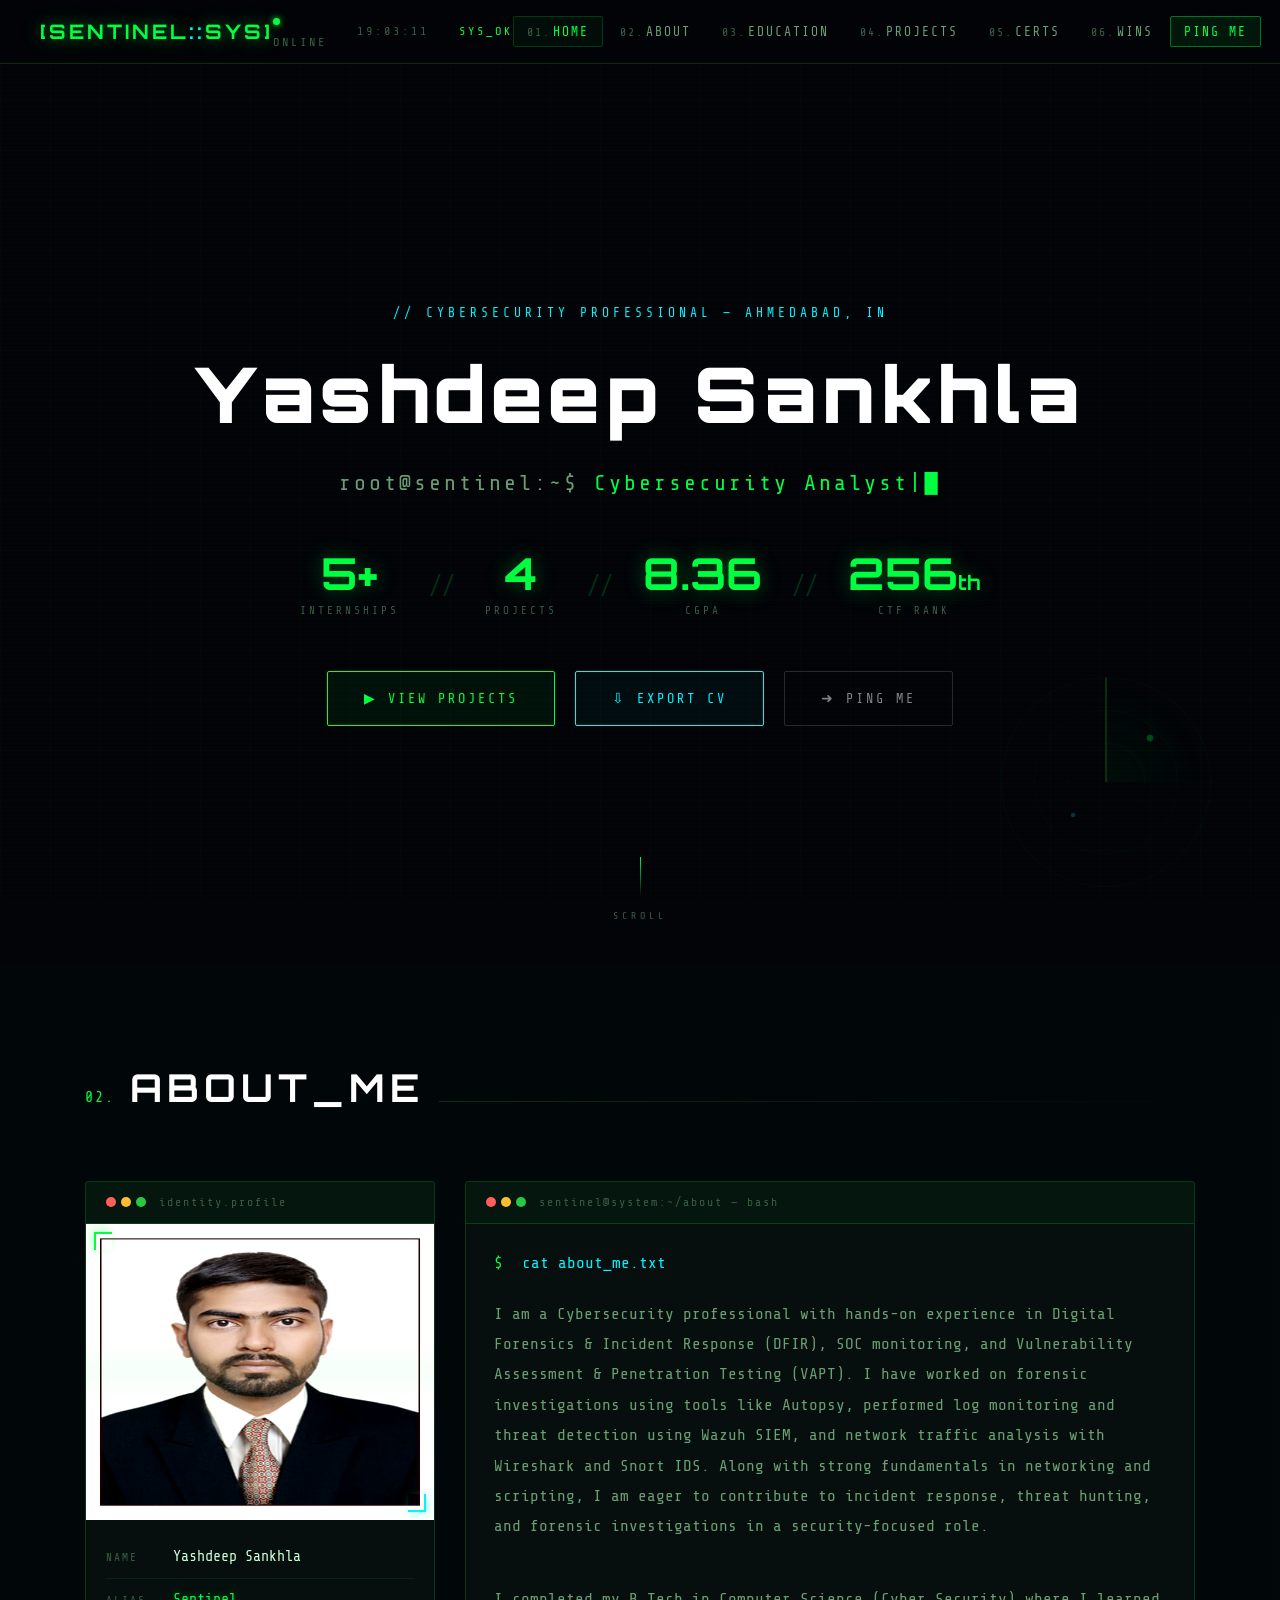
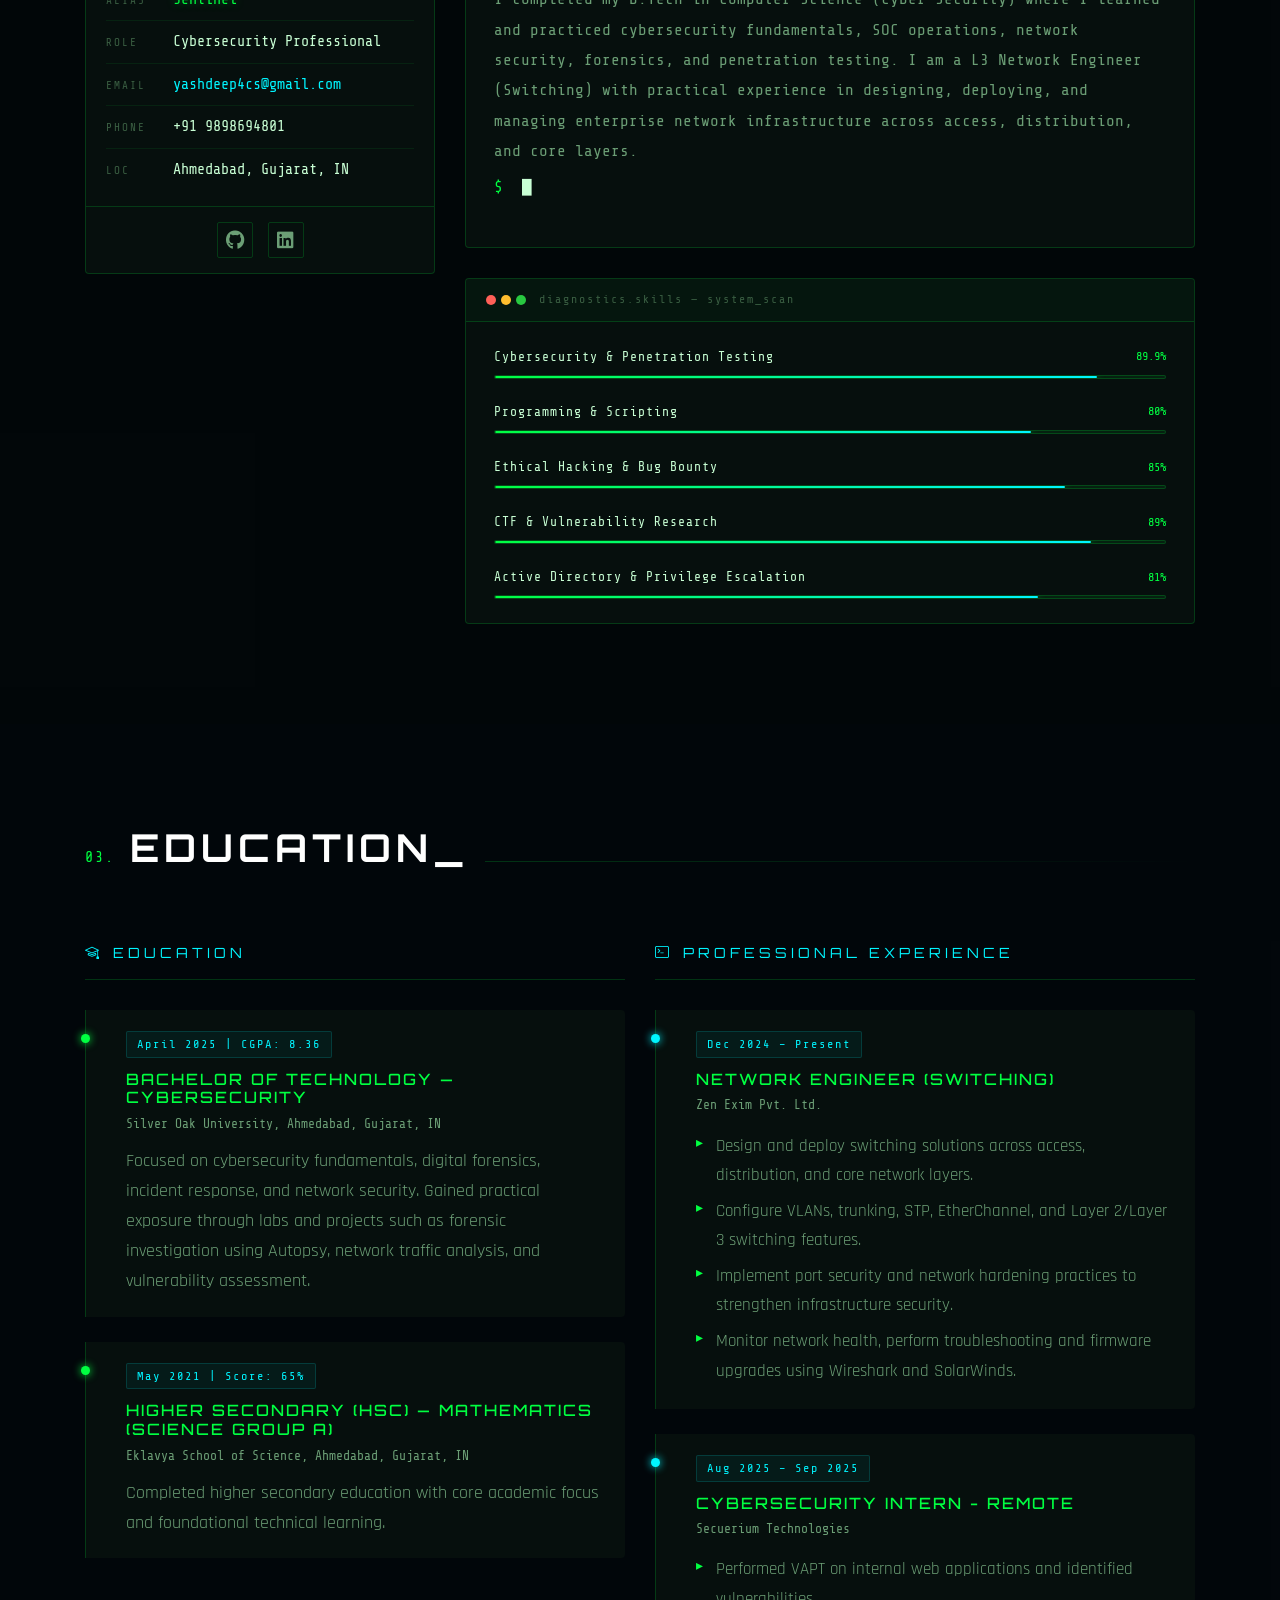
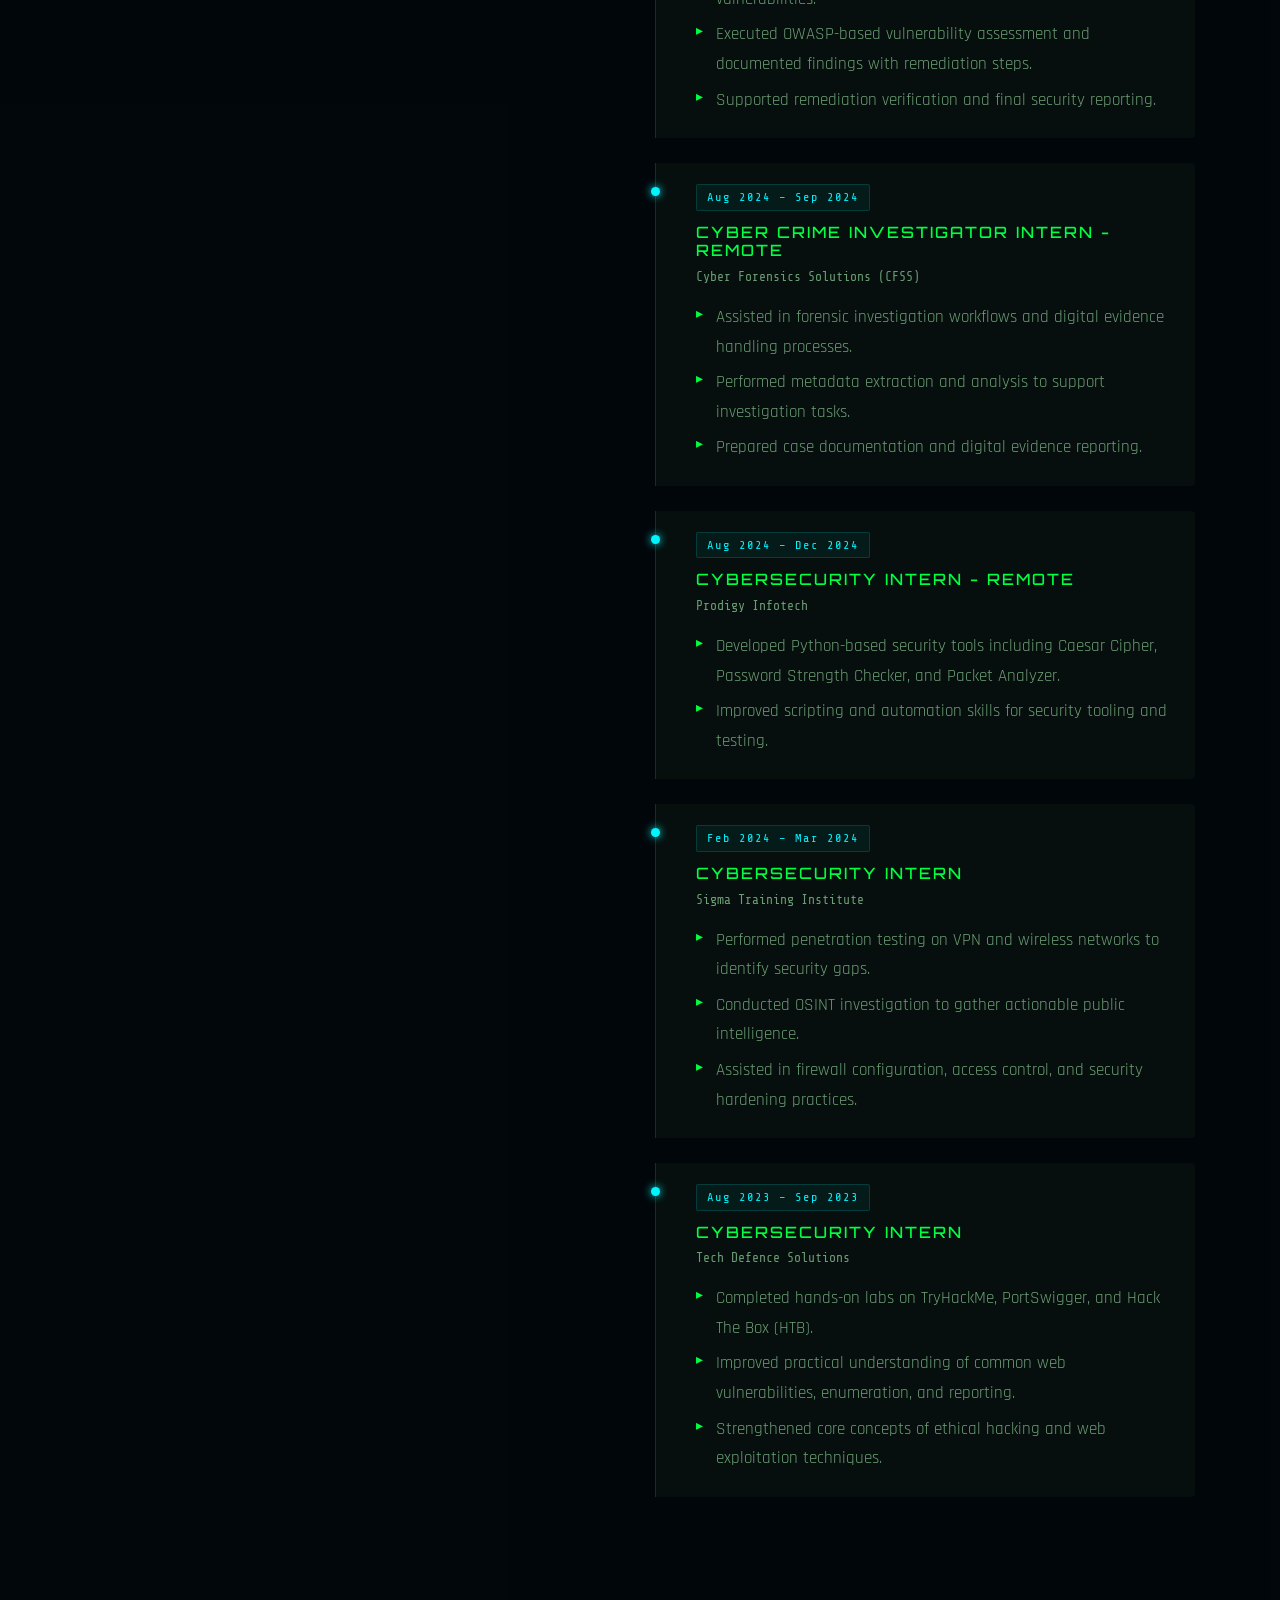
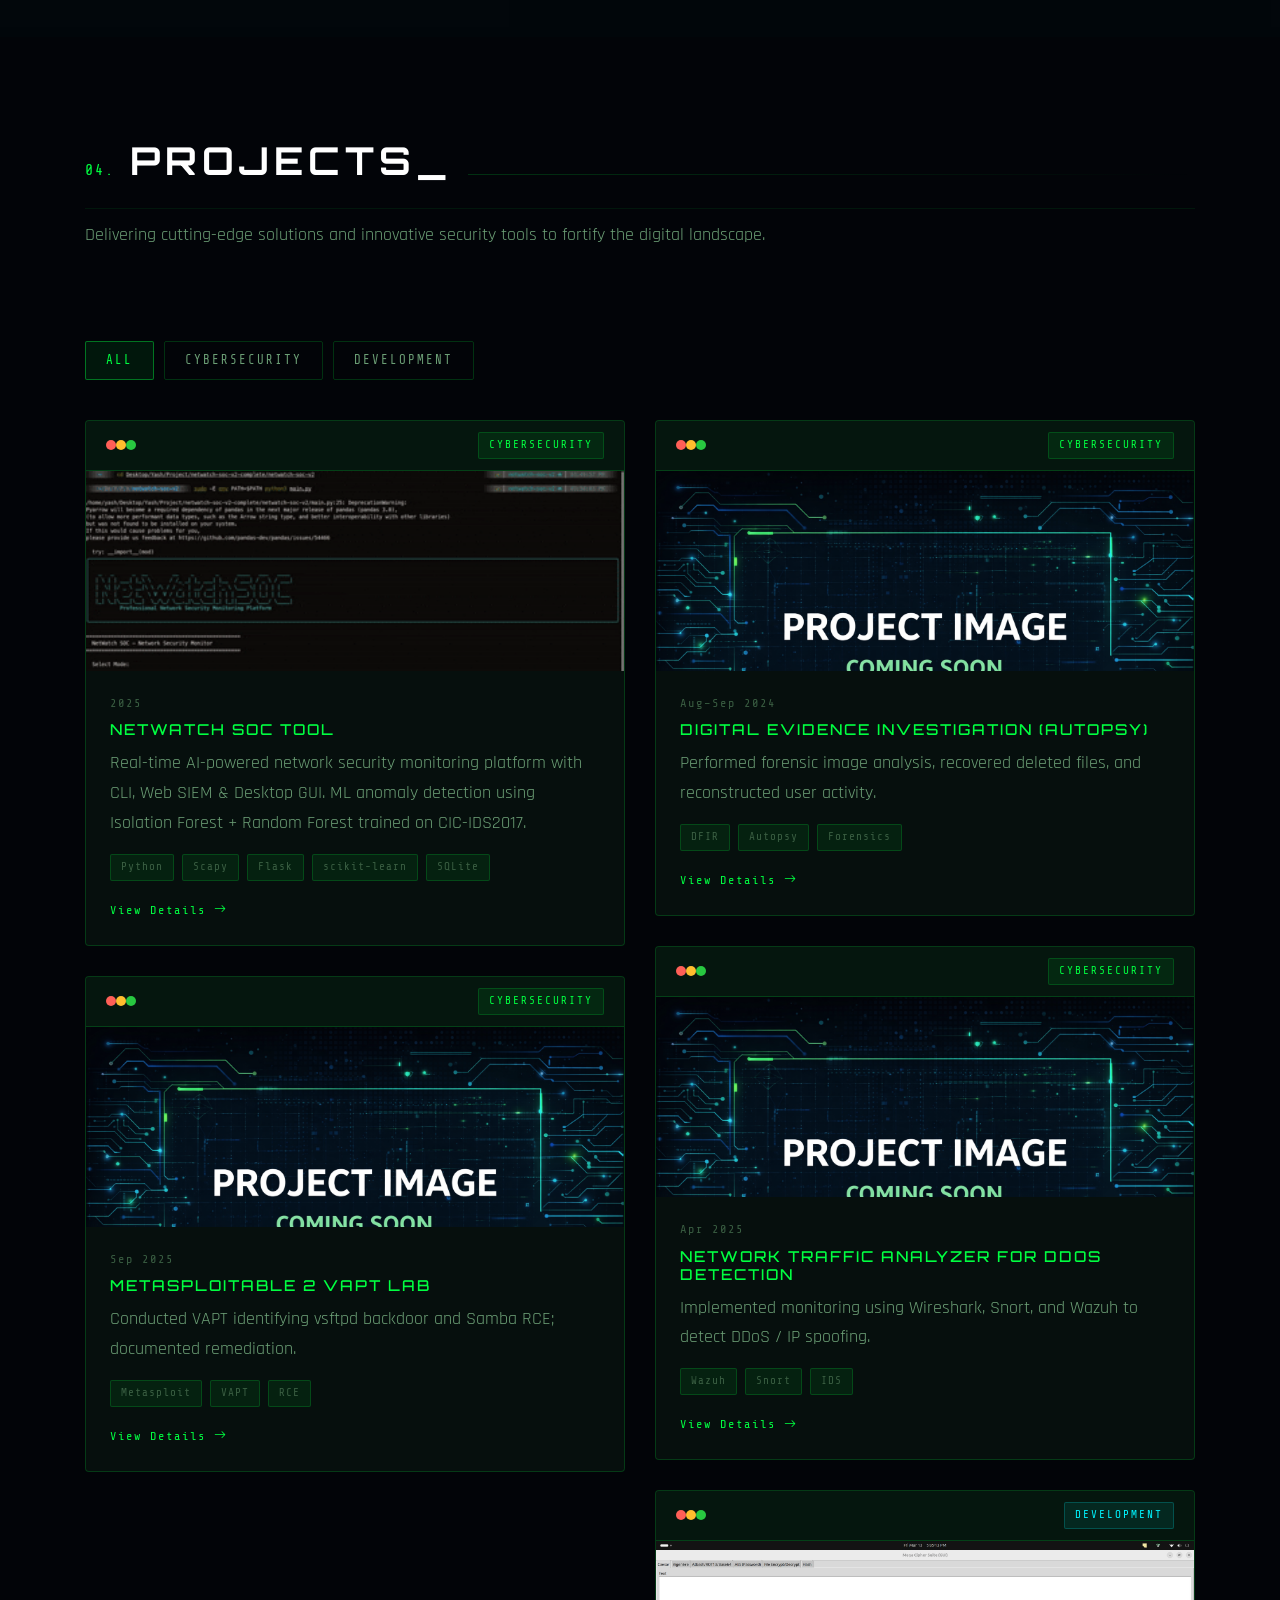
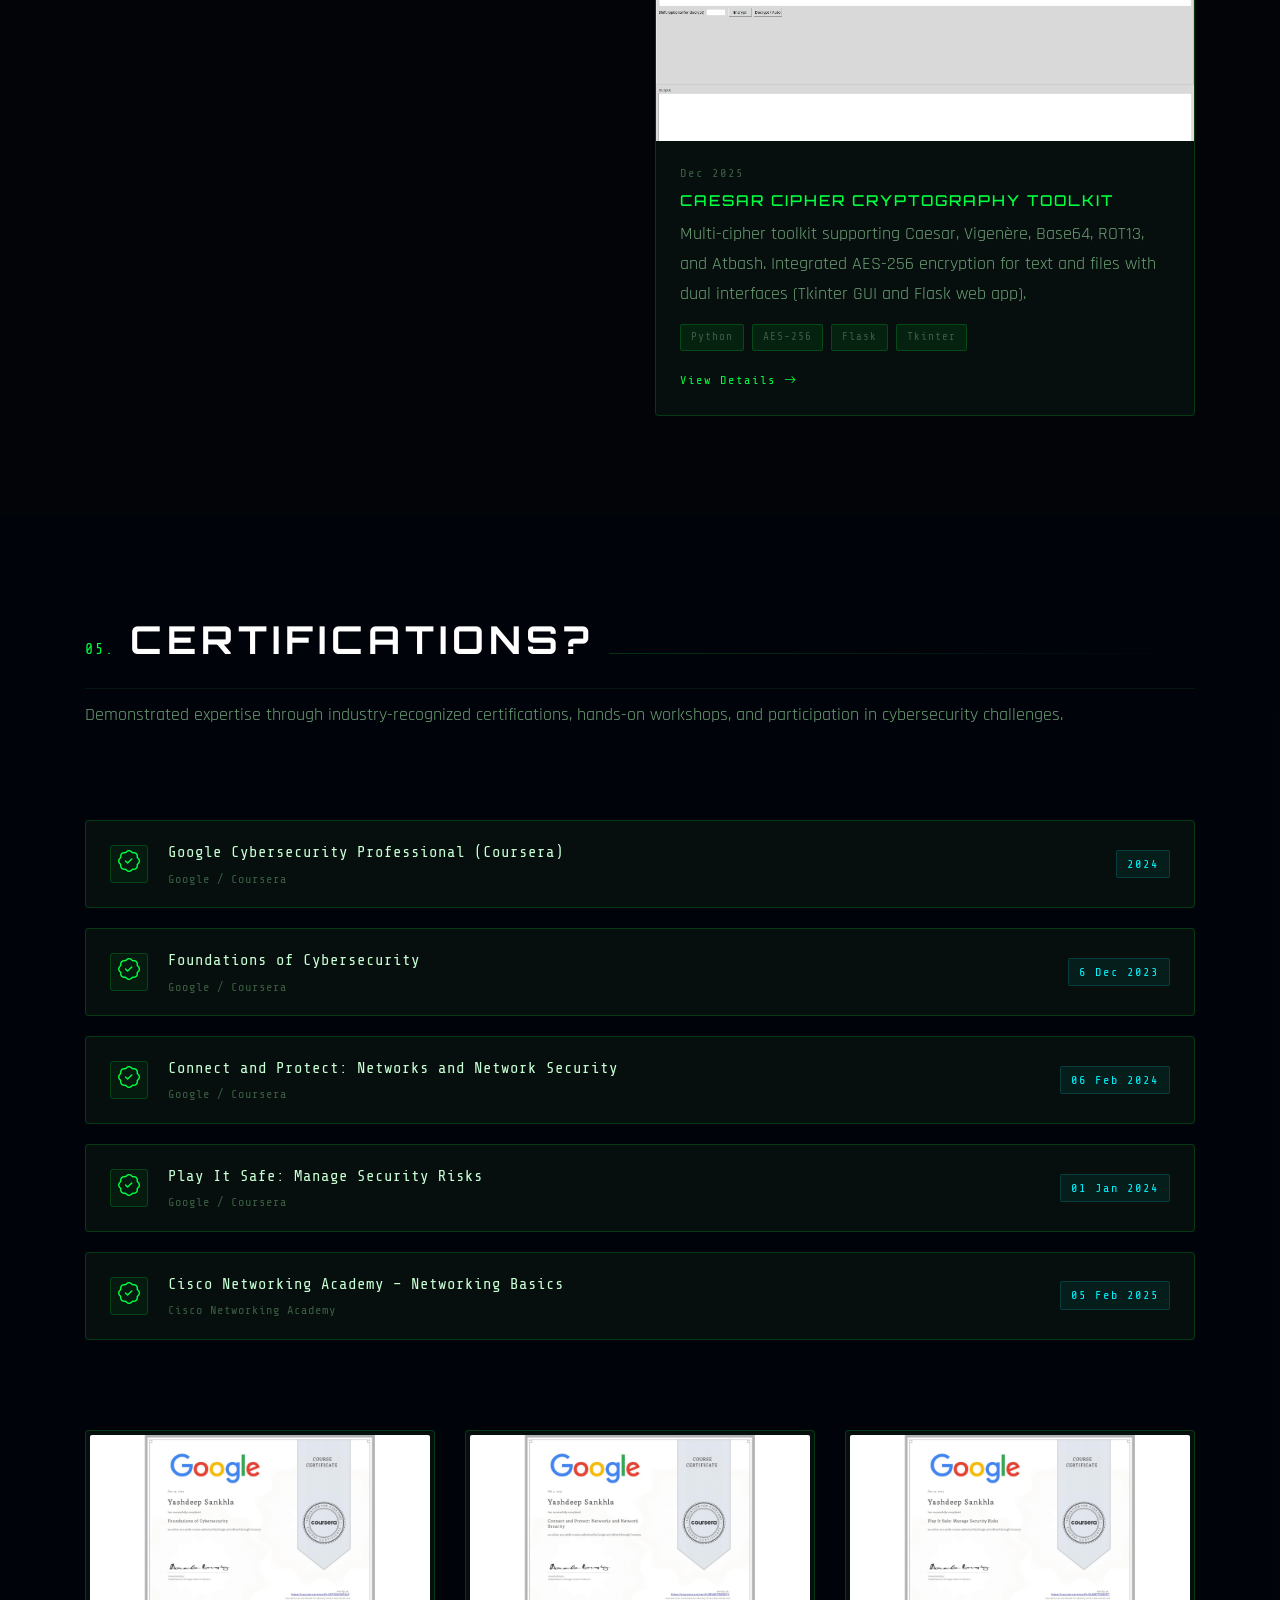
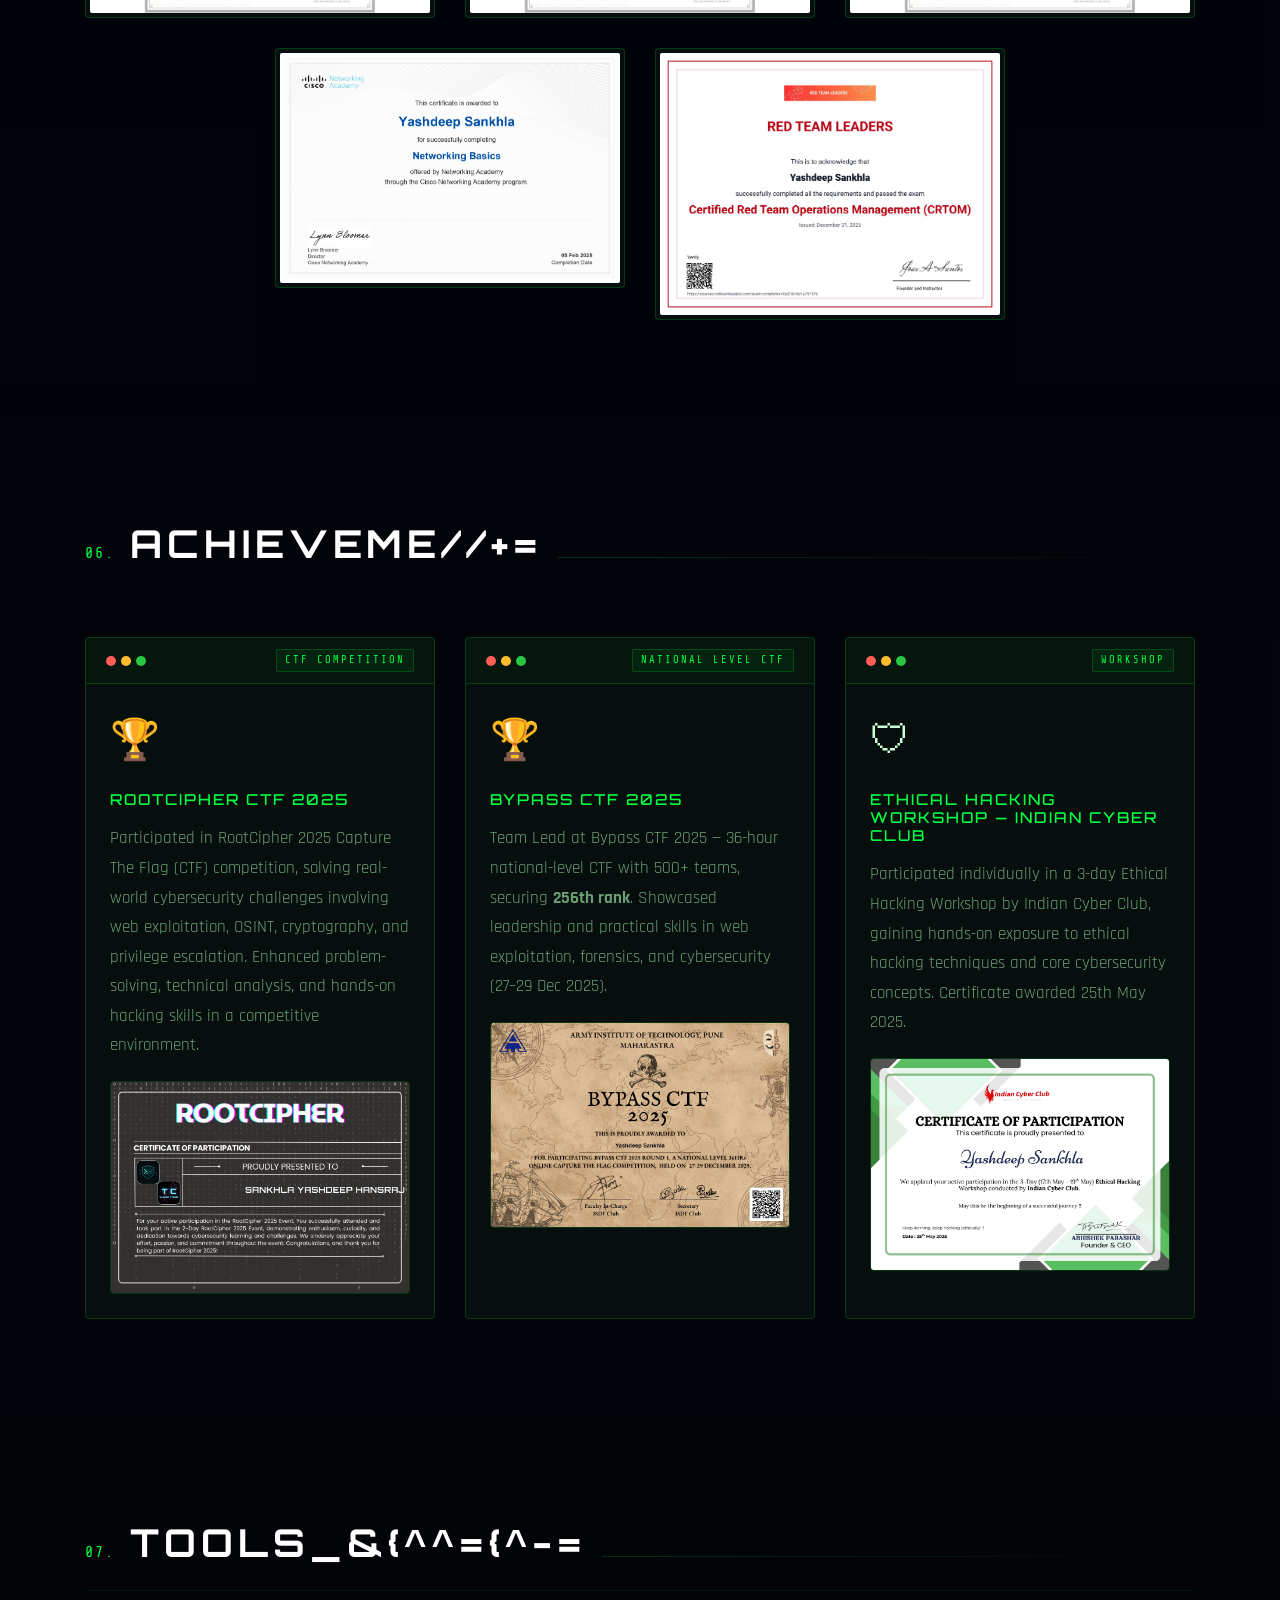
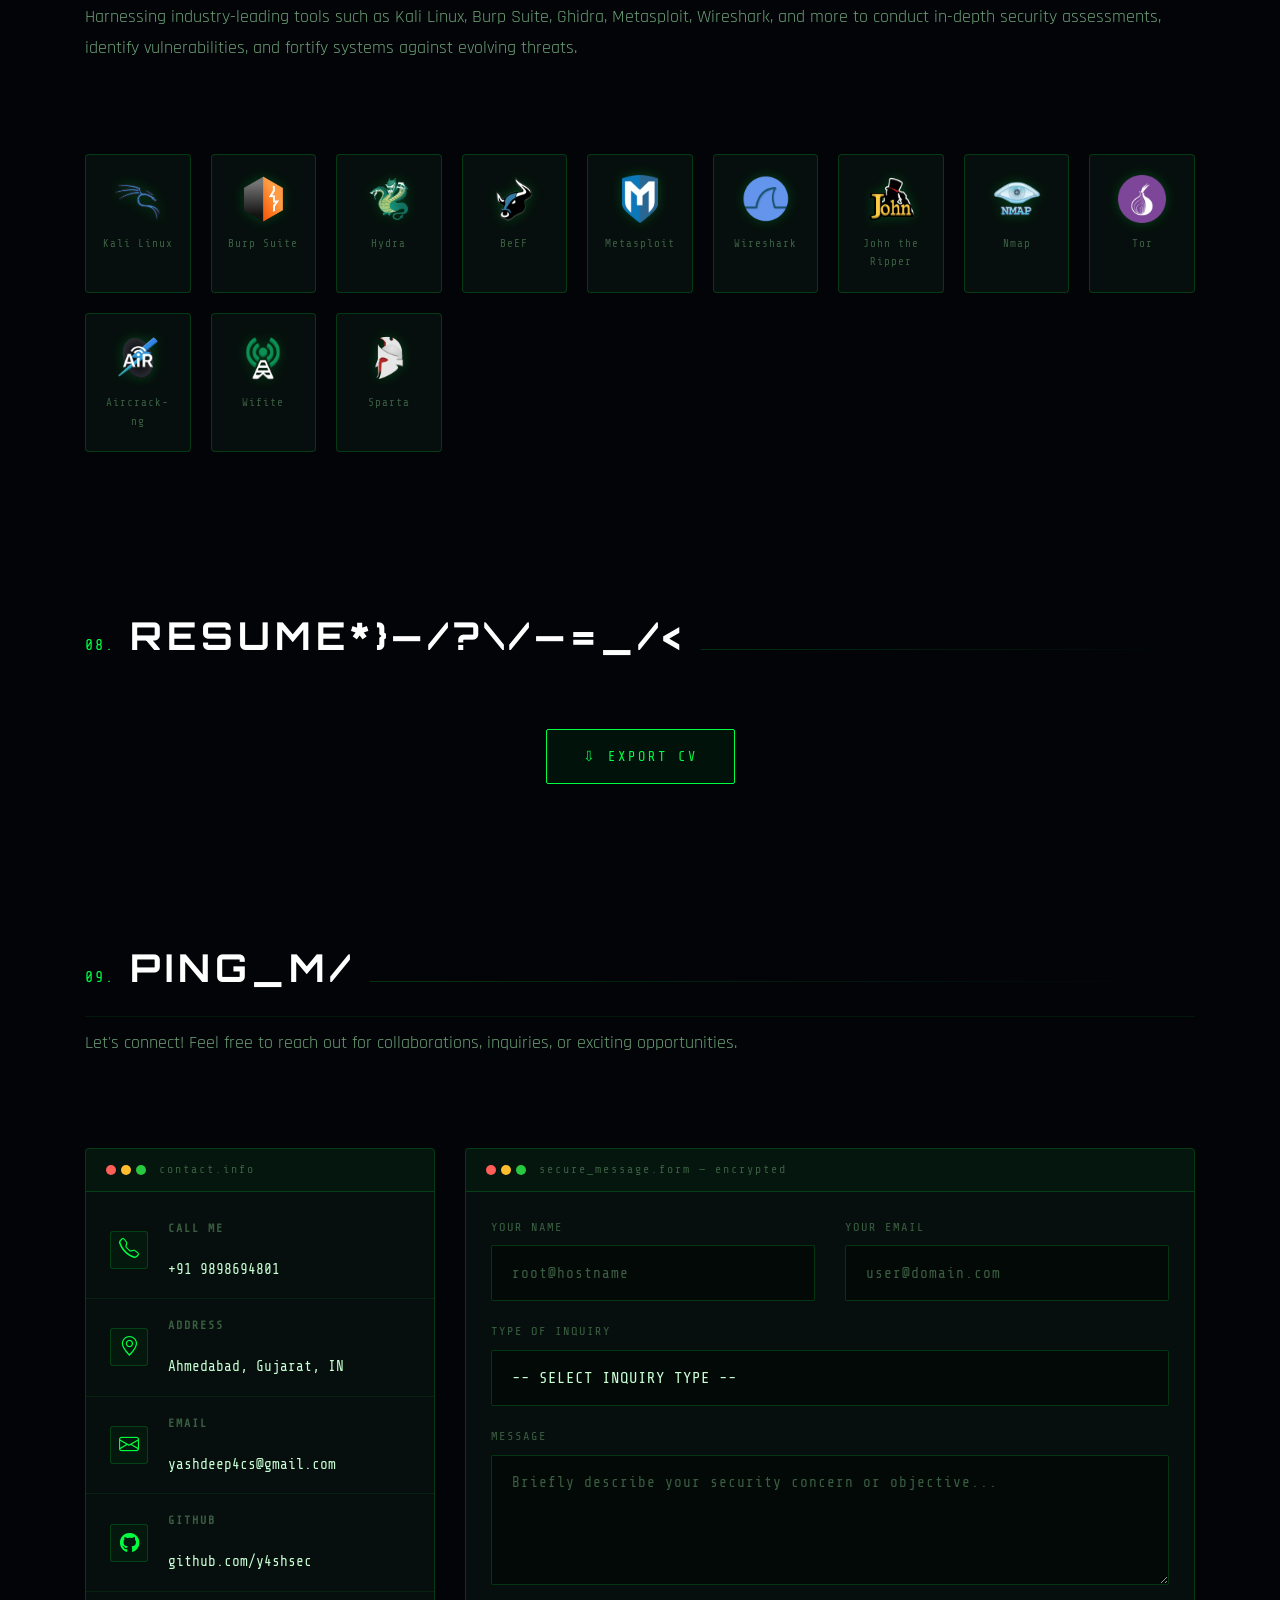
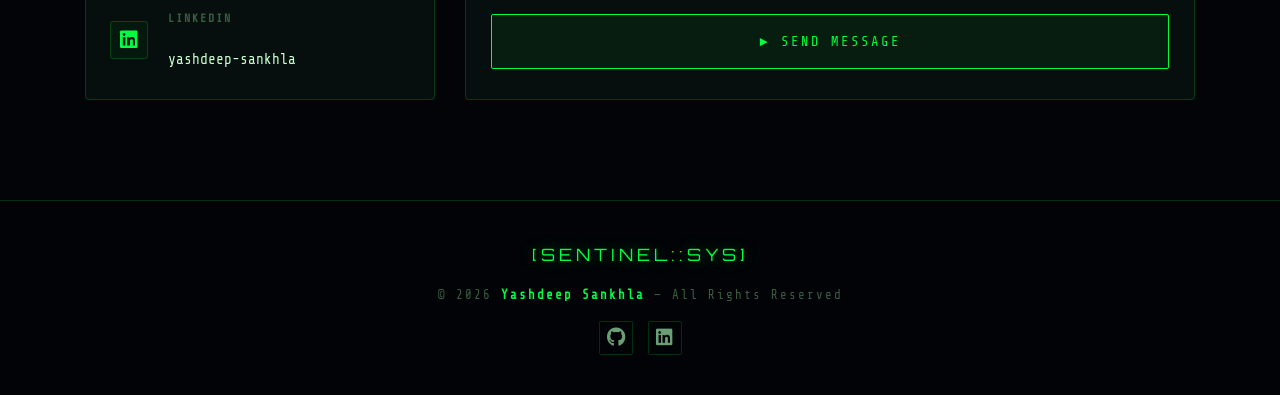
<file: index.html>
<!DOCTYPE html>
<html lang="en">
<head>
  <meta charset="utf-8">
  <meta content="width=device-width, initial-scale=1.0" name="viewport">
  <!-- <title>Yashdeep Sankhla — Sentinel | Cybersecurity Professional</title>
  <meta name="description" content="Cybersecurity portfolio of Yashdeep Sankhla — DFIR, VAPT, SOC, Penetration Testing.">
  <meta property="og:title" content="Yashdeep Sankhla (Sentinel)">
  <meta property="og:description" content="Explore the projects and achievements of Yashdeep Sankhla, a cybersecurity enthusiast and ethical hacker."> -->

  <title>Yashdeep Sankhla — Sentinel | Cybersecurity Professional</title>
  <meta name="description" content="Cybersecurity portfolio of Yashdeep Sankhla — DFIR, VAPT, SOC Analyst, Penetration Testing, and CTF player based in Ahmedabad, India.">
  <meta name="author" content="Yashdeep Sankhla">
  <meta name="keywords" content="Yashdeep Sankhla, Sentinel, Cybersecurity, DFIR, VAPT, SOC Analyst, Penetration Testing, Bug Bounty, CTF, Digital Forensics, Network Security">
  <link rel="canonical" href="https://yashdeep-sankhla-portfolio.vercel.app/">

  <!-- Open Graph -->
  <meta property="og:type" content="website">
  <meta property="og:url" content="https://yashdeep-sankhla-portfolio.vercel.app/">
  <meta property="og:title" content="Yashdeep Sankhla — Sentinel | Cybersecurity Professional">
  <meta property="og:description" content="DFIR, VAPT, SOC, and Penetration Testing portfolio of Yashdeep Sankhla (Sentinel).">
  <meta property="og:image" content="https://yashdeep-sankhla-portfolio.vercel.app/assets/img/og-preview.jpg">
  <meta property="og:image:width" content="1200">
  <meta property="og:image:height" content="630">

  <!-- Twitter / X Card -->
  <meta name="twitter:card" content="summary_large_image">
  <meta name="twitter:title" content="Yashdeep Sankhla — Sentinel | Cybersecurity">
  <meta name="twitter:description" content="DFIR • VAPT • SOC • CTF portfolio of Yashdeep Sankhla.">
  <meta name="twitter:image" content="https://yashdeep-sankhla-portfolio.vercel.app/assets/img/og-preview.jpg">

  <!-- Favicons -->
  <link rel="apple-touch-icon" sizes="180x180" href="assets/img/favicon_io/apple-touch-icon.png">
  <link rel="icon" type="image/png" sizes="32x32" href="assets/img/favicon_io/favicon-32x32.png">
  <link rel="icon" type="image/png" sizes="16x16" href="assets/img/favicon_io/favicon-16x16.png">
  <link rel="manifest" href="assets/img/favicon_io/site.webmanifest">

  <!-- Fonts — Cyberpunk Stack -->
  <link href="https://fonts.googleapis.com" rel="preconnect">
  <link href="https://fonts.gstatic.com" rel="preconnect" crossorigin>
  <link href="https://fonts.googleapis.com/css2?family=Orbitron:wght@400;500;600;700;800;900&family=Share+Tech+Mono&family=Rajdhani:wght@300;400;500;600;700&display=swap" rel="stylesheet">

  <!-- Icons — CDN only -->
  <link rel="stylesheet" href="https://cdnjs.cloudflare.com/ajax/libs/font-awesome/6.5.2/css/all.min.css">
  <link rel="stylesheet" href="https://cdn.jsdelivr.net/npm/bootstrap-icons@1.11.3/font/bootstrap-icons.min.css">

  <!-- Vendor CSS -->
  <link href="assets/vendor/bootstrap/css/bootstrap.min.css" rel="stylesheet">
  <link href="assets/vendor/aos/aos.css" rel="stylesheet">
  <link href="assets/vendor/glightbox/css/glightbox.min.css" rel="stylesheet">
  <link href="assets/vendor/swiper/swiper-bundle.min.css" rel="stylesheet">

  <!-- Main CSS -->
  <link href="assets/css/main.css" rel="stylesheet">
</head>

<body class="index-page">

  <!-- Matrix Rain -->
  <canvas id="matrix-canvas"></canvas>
  <div class="cyber-grid"></div>
  <div class="scanlines"></div>

  <!-- PRELOADER -->
  <div id="preloader">
    <div class="preloader-inner">
      <div class="preloader-logo">SENTINEL<span>::</span>SYS</div>
      <div class="preloader-msg" id="boot-msg">INITIALIZING SECURE ENVIRONMENT...</div>
      <div class="preloader-bar-wrap"><div class="preloader-bar"></div></div>
      <div class="preloader-sub">CYBERSECURITY COMMAND CENTER v2.5</div>
    </div>
  </div>

  <!-- HEADER -->
  <header id="header" class="header">
    <div class="header-inner">
      <a href="index.html" class="logo">[SENTINEL<span class="logo-sep">::</span>SYS]</a>

      <div class="nav-hud">
        <span class="hud-item"><span class="hud-dot"></span>ONLINE</span>
        <span class="hud-item" id="nav-clock">00:00:00</span>
        <span class="hud-item hud-status">SYS_OK</span>
      </div>

      <nav id="navmenu" class="navmenu">
        <ul>
          <li><a href="#hero" class="active"><span class="nav-num">01.</span>Home</a></li>
          <li><a href="#about"><span class="nav-num">02.</span>About</a></li>
          <li><a href="#education"><span class="nav-num">03.</span>Education</a></li>
          <li><a href="#portfolio"><span class="nav-num">04.</span>Projects</a></li>
          <li><a href="#certifications"><span class="nav-num">05.</span>Certs</a></li>
          <li><a href="#achievements"><span class="nav-num">06.</span>Wins</a></li>
          <li><a href="#contact" class="nav-cta">Ping Me</a></li>
        </ul>
      </nav>

        <button class="mobile-nav-toggle" id="mobileBtn" aria-label="Menu" aria-expanded="false" aria-controls="mobile-nav-overlay">
          <span></span><span></span><span></span>
        </button>
    </div>
  </header>

  <!-- Mobile Nav Overlay -->
  <div id="mobile-nav-overlay">
    <button class="mob-close" id="mobClose">&#10005;</button>
    <nav>
      <a href="#hero"           class="mob-link"><span>01.</span> Home</a>
      <a href="#about"          class="mob-link"><span>02.</span> About</a>
      <a href="#education"      class="mob-link"><span>03.</span> Education</a>
      <a href="#portfolio"      class="mob-link"><span>04.</span> Projects</a>
      <a href="#certifications" class="mob-link"><span>05.</span> Certs</a>
      <a href="#achievements"   class="mob-link"><span>06.</span> Wins</a>
      <a href="#contact"        class="mob-link mob-cta">&#9658; Ping Me</a>
    </nav>
  </div>

  <main class="main">

    <!-- HERO -->
    <section id="hero" class="hero section">
      <div class="container">
        <div class="hero-content text-center">
          <div class="hero-tag" data-aos="fade-down">// CYBERSECURITY PROFESSIONAL &mdash; AHMEDABAD, IN</div>
          <h1 class="hero-name glitch" data-text="Yashdeep Sankhla" data-aos="fade-up" data-aos-delay="100">Yashdeep Sankhla</h1>
          <div class="hero-role" data-aos="fade-up" data-aos-delay="200">
            <span class="role-prefix">root@sentinel:~$&nbsp;</span><span class="typed" data-typed-items="Cybersecurity Analyst,VAPT Analyst,Bug Bounty Learner,CTF Player,SOC Analyst"></span><span class="cursor-blink">&#9608;</span>
          </div>
          <div class="hero-stats" data-aos="fade-up" data-aos-delay="300">
            <div class="stat-box"><div class="stat-val">5+</div><div class="stat-key">Internships</div></div>
            <div class="stat-divider">//</div>
            <div class="stat-box"><div class="stat-val">4</div><div class="stat-key">Projects</div></div>
            <div class="stat-divider">//</div>
            <div class="stat-box"><div class="stat-val">8.36</div><div class="stat-key">CGPA</div></div>
            <div class="stat-divider">//</div>
            <div class="stat-box"><div class="stat-val">256<small>th</small></div><div class="stat-key">CTF Rank</div></div>
          </div>
          <div class="hero-btns" data-aos="fade-up" data-aos-delay="400">
            <a href="#portfolio" class="btn-cyber">&#9654; View Projects</a>
            <a href="assets/resume/Yashdeep_Cyber_Domain-1.pdf" target="_blank" class="btn-cyber btn-outline" download>&#8681; Export CV</a>
            <a href="#contact" class="btn-cyber btn-ghost">&#10140; Ping Me</a>
          </div>
        </div>
      </div>
      <div class="hero-radar">
        <svg viewBox="0 0 200 200" xmlns="http://www.w3.org/2000/svg">
          <circle cx="100" cy="100" r="95" stroke="rgba(0,255,65,0.12)" stroke-width="1" fill="none"/>
          <circle cx="100" cy="100" r="65" stroke="rgba(0,255,65,0.10)" stroke-width="1" fill="none"/>
          <circle cx="100" cy="100" r="35" stroke="rgba(0,255,65,0.08)" stroke-width="1" fill="none"/>
          <line x1="5" y1="100" x2="195" y2="100" stroke="rgba(0,255,65,0.07)" stroke-width="1"/>
          <line x1="100" y1="5" x2="100" y2="195" stroke="rgba(0,255,65,0.07)" stroke-width="1"/>
          <g class="radar-sweep">
            <path d="M100 100 L100 5 A95 95 0 0 1 195 100 Z" fill="url(#rg)"/>
            <line x1="100" y1="100" x2="100" y2="5" stroke="rgba(0,255,65,0.7)" stroke-width="1.5"/>
          </g>
          <circle cx="140" cy="60" r="3" fill="#00ff41" opacity="0.9" class="radar-blip"/>
          <circle cx="70" cy="130" r="2" fill="#00f5ff" opacity="0.7" class="radar-blip2"/>
          <defs>
            <radialGradient id="rg" cx="100" cy="100" r="95" gradientUnits="userSpaceOnUse">
              <stop offset="0%" stop-color="rgba(0,255,65,0.15)"/>
              <stop offset="100%" stop-color="rgba(0,255,65,0)"/>
            </radialGradient>
          </defs>
        </svg>
      </div>
      <div class="scroll-hint"><span class="scroll-line"></span><span class="scroll-text">SCROLL</span></div>
    </section>

    <!-- ABOUT -->
    <section id="about" class="about section">
      <div class="container">
        <div class="section-title" data-aos="fade-up">
          <span class="sec-num">02.</span><h2>About<span class="accent">_</span>Me</h2>
          <div class="title-bar"></div>
        </div>
        <div class="row gy-5 align-items-start">
          <div class="col-lg-4" data-aos="fade-right">
            <div class="profile-card">
              <div class="card-header-bar">
                <span class="dot red"></span><span class="dot yellow"></span><span class="dot green"></span>
                <span class="card-title-bar">identity.profile</span>
              </div>
              <div class="profile-img-wrap">
                <img src="assets/img/Yashdeep.jpeg" alt="Yashdeep Sankhla" class="profile-img">
                <div class="img-scan"></div>
              </div>
              <div class="profile-data">
                <div class="pd-row"><span class="pd-key">NAME</span><span class="pd-val">Yashdeep Sankhla</span></div>
                <div class="pd-row"><span class="pd-key">ALIAS</span><span class="pd-val neon">Sentinel</span></div>
                <div class="pd-row"><span class="pd-key">ROLE</span><span class="pd-val">Cybersecurity Professional</span></div>
                <div class="pd-row"><span class="pd-key">EMAIL</span><span class="pd-val"><a href="mailto:yashdeep4cs@gmail.com">yashdeep4cs@gmail.com</a></span></div>
                <div class="pd-row"><span class="pd-key">PHONE</span><span class="pd-val">+91 9898694801</span></div>
                <div class="pd-row"><span class="pd-key">LOC</span><span class="pd-val">Ahmedabad, Gujarat, IN</span></div>
              </div>
              <div class="profile-links">
                <a href="https://github.com/y4shsec" target="_blank"><i class="fa-brands fa-github"></i></a>
                <a href="https://www.linkedin.com/in/yashdeep-sankhla-1a175b2bb/" target="_blank"><i class="fa-brands fa-linkedin"></i></a>
              </div>
            </div>
          </div>
          <div class="col-lg-8" data-aos="fade-left" data-aos-delay="100">
            <div class="terminal-box">
              <div class="term-header">
                <span class="dot red"></span><span class="dot yellow"></span><span class="dot green"></span>
                <span class="term-title">sentinel@system:~/about — bash</span>
              </div>
              <div class="term-body">
                <p><span class="t-prompt">$</span> <span class="t-cmd">cat about_me.txt</span></p>
                <p class="t-out">I am a Cybersecurity professional with hands-on experience in Digital Forensics &amp; Incident Response (DFIR), SOC monitoring, and Vulnerability Assessment &amp; Penetration Testing (VAPT). I have worked on forensic investigations using tools like Autopsy, performed log monitoring and threat detection using Wazuh SIEM, and network traffic analysis with Wireshark and Snort IDS. Along with strong fundamentals in networking and scripting, I am eager to contribute to incident response, threat hunting, and forensic investigations in a security-focused role.</p>
                <br>
                <p class="t-out">I completed my B.Tech in Computer Science (Cyber Security) where I learned and practiced cybersecurity fundamentals, SOC operations, network security, forensics, and penetration testing. I am a L3 Network Engineer (Switching) with practical experience in designing, deploying, and managing enterprise network infrastructure across access, distribution, and core layers.</p>
                <p><span class="t-prompt">$</span> <span class="t-cursor-blink">&#9608;</span></p>
              </div>
            </div>
            <div class="skills-panel skills-animation" data-aos="fade-up" data-aos-delay="150">
              <div class="panel-hdr">
                <span class="dot red"></span><span class="dot yellow"></span><span class="dot green"></span>
                <span class="term-title">diagnostics.skills — system_scan</span>
              </div>
              <div class="skills-body">
                <div class="skill-row">
                  <div class="sk-info"><span class="sk-name">Cybersecurity &amp; Penetration Testing</span><span class="sk-pct">89.9%</span></div>
                  <div class="sk-track"><div class="sk-bar" style="--pct:89.9%" role="progressbar" aria-valuenow="89.9" aria-valuemin="0" aria-valuemax="100"></div></div>
                </div>
                <div class="skill-row">
                  <div class="sk-info"><span class="sk-name">Programming &amp; Scripting</span><span class="sk-pct">80%</span></div>
                  <div class="sk-track"><div class="sk-bar" style="--pct:80%" role="progressbar" aria-valuenow="80" aria-valuemin="0" aria-valuemax="100"></div></div>
                </div>
                <div class="skill-row">
                  <div class="sk-info"><span class="sk-name">Ethical Hacking &amp; Bug Bounty</span><span class="sk-pct">85%</span></div>
                  <div class="sk-track"><div class="sk-bar" style="--pct:85%" role="progressbar" aria-valuenow="85" aria-valuemin="0" aria-valuemax="100"></div></div>
                </div>
                <div class="skill-row">
                  <div class="sk-info"><span class="sk-name">CTF &amp; Vulnerability Research</span><span class="sk-pct">89%</span></div>
                  <div class="sk-track"><div class="sk-bar" style="--pct:89%" role="progressbar" aria-valuenow="89" aria-valuemin="0" aria-valuemax="100"></div></div>
                </div>
                <div class="skill-row">
                  <div class="sk-info"><span class="sk-name">Active Directory &amp; Privilege Escalation</span><span class="sk-pct">81%</span></div>
                  <div class="sk-track"><div class="sk-bar" style="--pct:81%" role="progressbar" aria-valuenow="81" aria-valuemin="0" aria-valuemax="100"></div></div>
                </div>
              </div>
            </div>
          </div>
        </div>
      </div>
    </section>

    <!-- EDUCATION / RESUME -->
    <section id="education" class="education section">
      <div class="container">
        <div class="section-title" data-aos="fade-up">
          <span class="sec-num">03.</span><h2>Education<span class="accent">_</span></h2>
          <div class="title-bar"></div>
        </div>
        <div class="row gy-4">
          <div class="col-lg-6" data-aos="fade-right">
            <div class="resume-group">
              <div class="rg-title"><i class="bi bi-mortarboard"></i> Education</div>
              <div class="resume-card">
                <div class="rc-dot"></div>
                <div class="rc-date">April 2025 | CGPA: 8.36</div>
                <h4 class="rc-role">Bachelor of Technology — Cybersecurity</h4>
                <div class="rc-org">Silver Oak University, Ahmedabad, Gujarat, IN</div>
                <p class="rc-desc">Focused on cybersecurity fundamentals, digital forensics, incident response, and network security. Gained practical exposure through labs and projects such as forensic investigation using Autopsy, network traffic analysis, and vulnerability assessment.</p>
              </div>
              <div class="resume-card">
                <div class="rc-dot"></div>
                <div class="rc-date">May 2021 | Score: 65%</div>
                <h4 class="rc-role">Higher Secondary (HSC) — Mathematics (Science Group A)</h4>
                <div class="rc-org">Eklavya School of Science, Ahmedabad, Gujarat, IN</div>
                <p class="rc-desc">Completed higher secondary education with core academic focus and foundational technical learning.</p>
              </div>
            </div>
          </div>
          <div class="col-lg-6" data-aos="fade-left" data-aos-delay="100">
            <div class="resume-group">
              <div class="rg-title"><i class="bi bi-terminal"></i> Professional Experience</div>
              <div class="resume-card">
                <div class="rc-dot cyan"></div>
                <div class="rc-date">Dec 2024 – Present</div>
                <h4 class="rc-role">Network Engineer (Switching)</h4>
                <div class="rc-org">Zen Exim Pvt. Ltd.</div>
                <ul class="rc-list">
                  <li>Design and deploy switching solutions across access, distribution, and core network layers.</li>
                  <li>Configure VLANs, trunking, STP, EtherChannel, and Layer 2/Layer 3 switching features.</li>
                  <li>Implement port security and network hardening practices to strengthen infrastructure security.</li>
                  <li>Monitor network health, perform troubleshooting and firmware upgrades using Wireshark and SolarWinds.</li>
                </ul>
              </div>
              <div class="resume-card">
                <div class="rc-dot cyan"></div>
                <div class="rc-date">Aug 2025 – Sep 2025</div>
                <h4 class="rc-role">Cybersecurity Intern - Remote</h4>
                <div class="rc-org">Secuerium Technologies</div>
                <ul class="rc-list">
                  <li>Performed VAPT on internal web applications and identified vulnerabilities.</li>
                  <li>Executed OWASP-based vulnerability assessment and documented findings with remediation steps.</li>
                  <li>Supported remediation verification and final security reporting.</li>
                </ul>
              </div>
              <div class="resume-card">
                <div class="rc-dot cyan"></div>
                <div class="rc-date">Aug 2024 – Sep 2024</div>
                <h4 class="rc-role">Cyber Crime Investigator Intern - Remote</h4>
                <div class="rc-org">Cyber Forensics Solutions (CFSS)</div>
                <ul class="rc-list">
                  <li>Assisted in forensic investigation workflows and digital evidence handling processes.</li>
                  <li>Performed metadata extraction and analysis to support investigation tasks.</li>
                  <li>Prepared case documentation and digital evidence reporting.</li>
                </ul>
              </div>
              <div class="resume-card">
                <div class="rc-dot cyan"></div>
                <div class="rc-date">Aug 2024 – Dec 2024</div>
                <h4 class="rc-role">Cybersecurity Intern - Remote</h4>
                <div class="rc-org">Prodigy Infotech</div>
                <ul class="rc-list">
                  <li>Developed Python-based security tools including Caesar Cipher, Password Strength Checker, and Packet Analyzer.</li>
                  <li>Improved scripting and automation skills for security tooling and testing.</li>
                </ul>
              </div>
              <div class="resume-card">
                <div class="rc-dot cyan"></div>
                <div class="rc-date">Feb 2024 – Mar 2024</div>
                <h4 class="rc-role">Cybersecurity Intern</h4>
                <div class="rc-org">Sigma Training Institute</div>
                <ul class="rc-list">
                  <li>Performed penetration testing on VPN and wireless networks to identify security gaps.</li>
                  <li>Conducted OSINT investigation to gather actionable public intelligence.</li>
                  <li>Assisted in firewall configuration, access control, and security hardening practices.</li>
                </ul>
              </div>
              <div class="resume-card">
                <div class="rc-dot cyan"></div>
                <div class="rc-date">Aug 2023 – Sep 2023</div>
                <h4 class="rc-role">Cybersecurity Intern</h4>
                <div class="rc-org">Tech Defence Solutions</div>
                <ul class="rc-list">
                  <li>Completed hands-on labs on TryHackMe, PortSwigger, and Hack The Box (HTB).</li>
                  <li>Improved practical understanding of common web vulnerabilities, enumeration, and reporting.</li>
                  <li>Strengthened core concepts of ethical hacking and web exploitation techniques.</li>
                </ul>
              </div>
            </div>
          </div>
        </div>
        <!-- <div class="section-title" data-aos="fade-up">
          <span class="sec-num">#.</span><h2>Resume<span class="accent">_</span></h2>
          <div class="title-bar"></div>
        </div>
        <div class="text-center mt-5" data-aos="fade-up">
          <a class="btn-cyber" href="assets/resume/Yashdeep_Cyber_Domain-1.pdf" target="_blank" rel="noopener" download>&#8681; Export CV / Resume</a>
        </div> -->
      </div>
    </section>

    <!-- PORTFOLIO -->
    <section id="portfolio" class="portfolio section">
      <div class="container">
        <div class="section-title" data-aos="fade-up">
          <span class="sec-num">04.</span><h2>Projects<span class="accent">_</span></h2>
          <div class="title-bar"></div>
          <p class="sec-sub">Delivering cutting-edge solutions and innovative security tools to fortify the digital landscape.</p>
        </div>
        <div class="isotope-layout" data-default-filter="*" data-layout="masonry" data-sort="original-order">
          <ul class="portfolio-filters isotope-filters" data-aos="fade-up" data-aos-delay="100">
            <li data-filter="*" class="filter-active">All</li>
            <li data-filter=".filter-cy">Cybersecurity</li>
            <li data-filter=".filter-dev">Development</li>
          </ul>
          <div class="row gy-4 isotope-container" data-aos="fade-up" data-aos-delay="200">

                        <!-- ── NETWATCH SOC v2 ── -->
            <div class="col-lg-6 col-md-6 portfolio-item isotope-item filter-cy filter-dev">
              <div class="proj-card">
                <div class="proj-header">
                  <div class="proj-dots"><span class="dot red"></span><span class="dot yellow"></span><span class="dot green"></span></div>
                  <span class="proj-tag">CYBERSECURITY</span>
                </div>
                <div class="proj-img-wrap">
                  <img src="assets/img/cli_dashboard.gif" class="img-fluid proj-img" alt="NetWatch SOC Tool">
                  <div class="proj-overlay">
                    <a href="assets/img/cli_dashboard.gif" data-gallery="portfolio-gallery-cy" class="glightbox" title="NetWatch SOC Tool — CLI Dashboard"><i class="bi bi-zoom-in"></i></a>
                    <a href="portfolio-netwatch.html" title="More Details"><i class="bi bi-link-45deg"></i></a>
                  </div>
                </div>
                <div class="proj-body">
                  <div class="proj-date">2025</div>
                  <h4 class="proj-title">NetWatch SOC Tool</h4>
                  <p class="proj-desc">Real-time AI-powered network security monitoring platform with CLI, Web SIEM &amp; Desktop GUI. ML anomaly detection using Isolation Forest + Random Forest trained on CIC-IDS2017.</p>
                  <div class="proj-tags"><span>Python</span><span>Scapy</span><span>Flask</span><span>scikit-learn</span><span>SQLite</span></div>
                  <a href="portfolio-netwatch.html" class="proj-link">View Details <i class="bi bi-arrow-right"></i></a>
                </div>
              </div>
            </div>

            <!-- ── END NETWATCH SOC v2 ── -->
            <div class="col-lg-6 col-md-6 portfolio-item isotope-item filter-cy">
              <div class="proj-card">
                <div class="proj-header">
                  <div class="proj-dots"><span class="dot red"></span><span class="dot yellow"></span><span class="dot green"></span></div>
                  <span class="proj-tag">CYBERSECURITY</span>
                </div>
                <div class="proj-img-wrap">
                  <img src="assets/img/portfolio/placeholder.png" class="img-fluid proj-img" alt="Digital Evidence Investigation">
                  <div class="proj-overlay">
                    <a href="assets/img/portfolio/placeholder.png" data-gallery="portfolio-gallery-cy" class="glightbox" title="Digital Evidence Investigation (Autopsy)"><i class="bi bi-zoom-in"></i></a>
                    <a href="portfolio-autopsy.html" title="More Details"><i class="bi bi-link-45deg"></i></a>
                  </div>
                </div>
                <div class="proj-body">
                  <div class="proj-date">Aug–Sep 2024</div>
                  <h4 class="proj-title">Digital Evidence Investigation (Autopsy)</h4>
                  <p class="proj-desc">Performed forensic image analysis, recovered deleted files, and reconstructed user activity.</p>
                  <div class="proj-tags"><span>DFIR</span><span>Autopsy</span><span>Forensics</span></div>
                  <a href="portfolio-autopsy.html" class="proj-link">View Details <i class="bi bi-arrow-right"></i></a>
                </div>
              </div>
            </div>

            <!-- <div class="col-lg-6 col-md-6 portfolio-item isotope-item filter-dev">
              <div class="proj-card">
                <div class="proj-header">
                  <div class="proj-dots"><span class="dot red"></span><span class="dot yellow"></span><span class="dot green"></span></div>
                  <span class="proj-tag dev">DEVELOPMENT</span>
                </div>
                <div class="proj-img-wrap">
                  <img src="assets/img/portfolio/placeholder.png" class="img-fluid proj-img" alt="Network Packet Analyzer">
                  <div class="proj-overlay">
                    <a href="assets/img/portfolio/placeholder.png" data-gallery="portfolio-gallery-dev" class="glightbox" title="Network Packet Analyzer Tool"><i class="bi bi-zoom-in"></i></a>
                    <a href="portfolio-packet-analyzer.html" title="More Details"><i class="bi bi-link-45deg"></i></a>
                  </div>
                </div>
                <div class="proj-body">
                  <div class="proj-date">Jul–Aug 2024</div>
                  <h4 class="proj-title">Network Packet Analyzer Tool</h4>
                  <p class="proj-desc">Built Python/Scapy tool for live packet capture and protocol analysis.</p>
                  <div class="proj-tags"><span>Python</span><span>Scapy</span><span>Networking</span></div>
                  <a href="portfolio-packet-analyzer.html" class="proj-link">View Details <i class="bi bi-arrow-right"></i></a>
                </div>
              </div>
            </div> -->

            <div class="col-lg-6 col-md-6 portfolio-item isotope-item filter-cy">
              <div class="proj-card">
                <div class="proj-header">
                  <div class="proj-dots"><span class="dot red"></span><span class="dot yellow"></span><span class="dot green"></span></div>
                  <span class="proj-tag">CYBERSECURITY</span>
                </div>
                <div class="proj-img-wrap">
                  <img src="assets/img/portfolio/placeholder.png" class="img-fluid proj-img" alt="DDoS Detection">
                  <div class="proj-overlay">
                    <a href="assets/img/portfolio/placeholder.png" data-gallery="portfolio-gallery-cy" class="glightbox" title="Network Traffic Analyzer for DDoS Detection"><i class="bi bi-zoom-in"></i></a>
                    <a href="portfolio-ddos-detection.html" title="More Details"><i class="bi bi-link-45deg"></i></a>
                  </div>
                </div>
                <div class="proj-body">
                  <div class="proj-date">Apr 2025</div>
                  <h4 class="proj-title">Network Traffic Analyzer for DDoS Detection</h4>
                  <p class="proj-desc">Implemented monitoring using Wireshark, Snort, and Wazuh to detect DDoS / IP spoofing.</p>
                  <div class="proj-tags"><span>Wazuh</span><span>Snort</span><span>IDS</span></div>
                  <a href="portfolio-ddos-detection.html" class="proj-link">View Details <i class="bi bi-arrow-right"></i></a>
                </div>
              </div>
            </div>

            <div class="col-lg-6 col-md-6 portfolio-item isotope-item filter-cy">
              <div class="proj-card">
                <div class="proj-header">
                  <div class="proj-dots"><span class="dot red"></span><span class="dot yellow"></span><span class="dot green"></span></div>
                  <span class="proj-tag">CYBERSECURITY</span>
                </div>
                <div class="proj-img-wrap">
                  <img src="assets/img/portfolio/placeholder.png" class="img-fluid proj-img" alt="Metasploitable 2 VAPT">
                  <div class="proj-overlay">
                    <a href="assets/img/portfolio/placeholder.png" data-gallery="portfolio-gallery-cy" class="glightbox" title="Metasploitable 2 VAPT Lab"><i class="bi bi-zoom-in"></i></a>
                    <a href="portfolio-metasploitable.html" title="More Details"><i class="bi bi-link-45deg"></i></a>
                  </div>
                </div>
                <div class="proj-body">
                  <div class="proj-date">Sep 2025</div>
                  <h4 class="proj-title">Metasploitable 2 VAPT Lab</h4>
                  <p class="proj-desc">Conducted VAPT identifying vsftpd backdoor and Samba RCE; documented remediation.</p>
                  <div class="proj-tags"><span>Metasploit</span><span>VAPT</span><span>RCE</span></div>
                  <a href="portfolio-metasploitable.html" class="proj-link">View Details <i class="bi bi-arrow-right"></i></a>
                </div>
              </div>
            </div>


            <div class="col-lg-6 col-md-6 portfolio-item isotope-item filter-dev">
              <div class="proj-card">
                <div class="proj-header">
                  <div class="proj-dots"><span class="dot red"></span><span class="dot yellow"></span><span class="dot green"></span></div>
                  <span class="proj-tag dev">DEVELOPMENT</span>
                </div>
                <div class="proj-img-wrap">
                  <img src="assets/img/portfolio/caesar-gui.png" class="img-fluid proj-img" alt="Caesar Cipher Cryptography Toolkit">
                  <div class="proj-overlay">
                    <a href="assets/img/portfolio/caesar-gui.png" data-gallery="portfolio-gallery-dev" class="glightbox" title="Caesar Cipher Cryptography Toolkit"><i class="bi bi-zoom-in"></i></a>
                    <a href="portfolio-caesar-cipher.html" title="More Details"><i class="bi bi-link-45deg"></i></a>
                  </div>
                </div>
                <div class="proj-body">
                  <div class="proj-date">Dec 2025</div>
                  <h4 class="proj-title">Caesar Cipher Cryptography Toolkit</h4>
                  <p class="proj-desc">Multi-cipher toolkit supporting Caesar, Vigenère, Base64, ROT13, and Atbash. Integrated AES-256 encryption for text and files with dual interfaces (Tkinter GUI and Flask web app).</p>
                  <div class="proj-tags"><span>Python</span><span>AES-256</span><span>Flask</span><span>Tkinter</span></div>
                  <a href="portfolio-caesar-cipher.html" class="proj-link">View Details <i class="bi bi-arrow-right"></i></a>
                </div>
              </div>
            </div>
          </div>
        </div>
      </div>
    </section>

    <!-- CERTIFICATIONS -->
    <section id="certifications" class="certifications section">
      <div class="container">
        <div class="section-title" data-aos="fade-up">
          <span class="sec-num">05.</span><h2>Certifications<span class="accent">_</span></h2>
          <div class="title-bar"></div>
          <p class="sec-sub">Demonstrated expertise through industry-recognized certifications, hands-on workshops, and participation in cybersecurity challenges.</p>
        </div>
        <div class="row gy-3" data-aos="fade-up" data-aos-delay="100">
          <div class="col-12"><div class="cert-row"><div class="cert-icon"><i class="bi bi-patch-check"></i></div><div class="cert-info"><span class="cert-name">Google Cybersecurity Professional (Coursera)</span><span class="cert-issuer">Google / Coursera</span></div><div class="cert-date">2024</div></div></div>
          <div class="col-12"><div class="cert-row"><div class="cert-icon"><i class="bi bi-patch-check"></i></div><div class="cert-info"><span class="cert-name">Foundations of Cybersecurity</span><span class="cert-issuer">Google / Coursera</span></div><div class="cert-date">6 Dec 2023</div></div></div>
          <div class="col-12"><div class="cert-row"><div class="cert-icon"><i class="bi bi-patch-check"></i></div><div class="cert-info"><span class="cert-name">Connect and Protect: Networks and Network Security</span><span class="cert-issuer">Google / Coursera</span></div><div class="cert-date">06 Feb 2024</div></div></div>
          <div class="col-12"><div class="cert-row"><div class="cert-icon"><i class="bi bi-patch-check"></i></div><div class="cert-info"><span class="cert-name">Play It Safe: Manage Security Risks</span><span class="cert-issuer">Google / Coursera</span></div><div class="cert-date">01 Jan 2024</div></div></div>
          <div class="col-12"><div class="cert-row"><div class="cert-icon"><i class="bi bi-patch-check"></i></div><div class="cert-info"><span class="cert-name">Cisco Networking Academy – Networking Basics</span><span class="cert-issuer">Cisco Networking Academy</span></div><div class="cert-date">05 Feb 2025</div></div></div>
        </div>
        <div class="row mt-5 gy-4 justify-content-center" data-aos="fade-up" data-aos-delay="200">
          <div class="col-lg-4 col-md-6"><div class="cert-img-card"><img src="assets/img/portfolio/Foundations of Cybersecurity.jpeg" class="img-fluid" alt="Foundations of Cybersecurity"></div></div>
          <div class="col-lg-4 col-md-6"><div class="cert-img-card"><img src="assets/img/portfolio/Connect and Protect-Networks and Network Security.jpeg" class="img-fluid" alt="Connect and Protect"></div></div>
          <div class="col-lg-4 col-md-6"><div class="cert-img-card"><img src="assets/img/portfolio/Play It Safe-Manage Security Risks.jpeg" class="img-fluid" alt="Play It Safe"></div></div>
          <div class="col-lg-4 col-md-6"><div class="cert-img-card"><img src="assets/img/portfolio/CISCO NETWORKING BASICS CERTIFICATE_pagee.jpg" class="img-fluid" alt="Cisco Networking Basics"></div></div>
          <div class="col-lg-4 col-md-6"><div class="cert-img-card"><img src="assets/img/portfolio/Red_Team_Lead_Certificate.jpg" class="img-fluid" alt="Red Team Leader"></div></div>
        </div>
      </div>
    </section>

    <!-- ACHIEVEMENTS -->
    <section id="achievements" class="achievements section">
      <div class="container">
        <div class="section-title" data-aos="fade-up">
          <span class="sec-num">06.</span><h2>Achievements<span class="accent">_</span></h2>
          <div class="title-bar"></div>
        </div>
        <div class="row gy-4">
          <div class="col-lg-4 col-md-6" data-aos="fade-up" data-aos-delay="100">
            <div class="ach-card">
              <div class="ach-header"><span class="dot red"></span><span class="dot yellow"></span><span class="dot green"></span><span class="ach-tag">CTF COMPETITION</span></div>
              <div class="ach-body">
                <div class="ach-icon">&#127942;</div>
                <h4 class="ach-title">RootCipher CTF 2025</h4>
                <p class="ach-desc">Participated in RootCipher 2025 Capture The Flag (CTF) competition, solving real-world cybersecurity challenges involving web exploitation, OSINT, cryptography, and privilege escalation. Enhanced problem-solving, technical analysis, and hands-on hacking skills in a competitive environment.</p>
                <div class="ach-img-wrap"><img src="assets/img/portfolio/Root_Cipher_CTF.jpg" alt="RootCipher CTF 2025" class="img-fluid"></div>
              </div>
            </div>
          </div>
          <div class="col-lg-4 col-md-6" data-aos="fade-up" data-aos-delay="200">
            <div class="ach-card">
              <div class="ach-header"><span class="dot red"></span><span class="dot yellow"></span><span class="dot green"></span><span class="ach-tag">NATIONAL LEVEL CTF</span></div>
              <div class="ach-body">
                <div class="ach-icon">&#127942;</div>
                <h4 class="ach-title">Bypass CTF 2025</h4>
                <p class="ach-desc">Team Lead at Bypass CTF 2025 — 36-hour national-level CTF with 500+ teams, securing <strong>256th rank</strong>. Showcased leadership and practical skills in web exploitation, forensics, and cybersecurity (27–29 Dec 2025).</p>
                <div class="ach-img-wrap"><img src="assets/img/portfolio/ByPass-CTF-Certificate.jpg" alt="Bypass CTF 2025" class="img-fluid"></div>
              </div>
            </div>
          </div>
          <div class="col-lg-4 col-md-6" data-aos="fade-up" data-aos-delay="300">
            <div class="ach-card">
              <div class="ach-header"><span class="dot red"></span><span class="dot yellow"></span><span class="dot green"></span><span class="ach-tag">WORKSHOP</span></div>
              <div class="ach-body">
                <div class="ach-icon">&#128737;</div>
                <h4 class="ach-title">Ethical Hacking Workshop — Indian Cyber Club</h4>
                <p class="ach-desc">Participated individually in a 3-day Ethical Hacking Workshop by Indian Cyber Club, gaining hands-on exposure to ethical hacking techniques and core cybersecurity concepts. Certificate awarded 25th May 2025.</p>
                <div class="ach-img-wrap"><img src="assets/img/portfolio/ICC CERTIFICATE.jpg" alt="Indian Cyber Club" class="img-fluid"></div>
              </div>
            </div>
          </div>
        </div>
      </div>
    </section>

    <!-- TOOLS -->
    <section id="tools" class="tools section">
      <div class="container">
        <div class="section-title" data-aos="fade-up">
          <span class="sec-num">07.</span><h2>Tools<span class="accent">_</span>&amp; Arsenal</h2>
          <div class="title-bar"></div>
          <p class="sec-sub">Harnessing industry-leading tools such as Kali Linux, Burp Suite, Ghidra, Metasploit, Wireshark, and more to conduct in-depth security assessments, identify vulnerabilities, and fortify systems against evolving threats.</p>
        </div>
        <div class="tools-grid" data-aos="fade-up" data-aos-delay="100">
          <div class="tool-item"><img src="assets/img/tools/kali-linux.png" alt="Kali Linux"><span>Kali Linux</span></div>
          <div class="tool-item"><img src="assets/img/tools/burp-suite.png" alt="Burp Suite"><span>Burp Suite</span></div>
          <div class="tool-item"><img src="assets/img/tools/hydra.png" alt="Hydra"><span>Hydra</span></div>
          <div class="tool-item"><img src="assets/img/tools/kali-beef.png" alt="BeEF"><span>BeEF</span></div>
          <div class="tool-item"><img src="assets/img/tools/metasploit.png" alt="Metasploit"><span>Metasploit</span></div>
          <div class="tool-item"><img src="assets/img/tools/wireshark.png" alt="Wireshark"><span>Wireshark</span></div>
          <div class="tool-item"><img src="assets/img/tools/john.png" alt="John the Ripper"><span>John the Ripper</span></div>
          <div class="tool-item"><img src="assets/img/tools/nmap.png" alt="Nmap"><span>Nmap</span></div>
          <div class="tool-item"><img src="assets/img/tools/onion_tor.png" alt="Tor"><span>Tor</span></div>
          <div class="tool-item"><img src="assets/img/tools/kali-aircrack-ng.png" alt="Aircrack-ng"><span>Aircrack-ng</span></div>
          <div class="tool-item"><img src="assets/img/tools/wifite.png" alt="Wifite"><span>Wifite</span></div>
          <div class="tool-item"><img src="assets/img/tools/kali-sparta.png" alt="Sparta"><span>Sparta</span></div>
        </div>
      </div>
    </section>

    <!-- RESUME GLANCE -->
    <section id="resume" class="resume-glance section">
      <div class="container text-center" data-aos="fade-up">
        <div class="section-title">
          <span class="sec-num">08.</span><h2>Resume<span class="accent">_</span>at a Glance</h2>
          <div class="title-bar"></div>
        </div>
        <a class="btn-cyber" href="assets/resume/Yashdeep_Cyber_Domain-1.pdf" target="_blank" rel="noopener" download>&#8681; Export CV</a>
      </div>
    </section>

    <!-- CONTACT -->
    <section id="contact" class="contact section">
      <div class="container">
        <div class="section-title" data-aos="fade-up">
          <span class="sec-num">09.</span><h2>Ping<span class="accent">_</span>Me</h2>
          <div class="title-bar"></div>
          <p class="sec-sub">Let's connect! Feel free to reach out for collaborations, inquiries, or exciting opportunities.</p>
        </div>
        <div class="row gy-5">
          <div class="col-lg-4" data-aos="fade-right">
            <div class="contact-info-panel">
              <div class="panel-hdr"><span class="dot red"></span><span class="dot yellow"></span><span class="dot green"></span><span class="term-title">contact.info</span></div>
              <div class="ci-body">
                <a href="tel:+919898694801" class="ci-row"><span class="ci-icon"><i class="bi bi-telephone"></i></span><span class="ci-text"><strong>Call Me</strong><br>+91 9898694801</span></a>
                <a href="https://www.google.com/maps/search/?api=1&query=Ahmedabad,Gujarat,India" target="_blank" rel="noopener" class="ci-row"><span class="ci-icon"><i class="bi bi-geo-alt"></i></span><span class="ci-text"><strong>Address</strong><br>Ahmedabad, Gujarat, IN</span></a>
                <a href="mailto:yashdeep4cs@gmail.com" class="ci-row"><span class="ci-icon"><i class="bi bi-envelope"></i></span><span class="ci-text"><strong>Email</strong><br>yashdeep4cs@gmail.com</span></a>
                <a href="https://github.com/y4shsec" target="_blank" class="ci-row"><span class="ci-icon"><i class="fa-brands fa-github"></i></span><span class="ci-text"><strong>GitHub</strong><br>github.com/y4shsec</span></a>
                <a href="https://www.linkedin.com/in/yashdeep-sankhla-1a175b2bb/" target="_blank" class="ci-row"><span class="ci-icon"><i class="fa-brands fa-linkedin"></i></span><span class="ci-text"><strong>LinkedIn</strong><br>yashdeep-sankhla</span></a>
              </div>
            </div>
          </div>
          <div class="col-lg-8" data-aos="fade-left" data-aos-delay="100">
            <div class="contact-form-panel">
              <div class="panel-hdr"><span class="dot red"></span><span class="dot yellow"></span><span class="dot green"></span><span class="term-title">secure_message.form — encrypted</span></div>
              <div class="form-body">
                <form action="https://api.web3forms.com/submit" method="POST" class="php-email-form">
                  <input type="hidden" name="access_key" value="639d8962-798d-45e2-b33e-3b9681114219">
                  <input type="hidden" name="redirect" value="thankyou.html">
                  <div class="row gy-3">
                    <div class="col-md-6"><div class="form-field"><label class="field-label">Your Name</label><input type="text" name="name" placeholder="root@hostname" required></div></div>
                    <div class="col-md-6"><div class="form-field"><label class="field-label">Your Email</label><input type="email" name="email" placeholder="user@domain.com" required></div></div>
                    <div class="col-12"><div class="form-field"><label class="field-label">Type of Inquiry</label><select name="inquiry"><option value="">-- SELECT INQUIRY TYPE --</option><option>Penetration Testing</option><option>Bug Bounty</option><option>Security Consulting</option><option>Web Security Audit</option></select></div></div>
                    <div class="col-12"><div class="form-field"><label class="field-label">Message</label><textarea name="message" rows="6" placeholder="Briefly describe your security concern or objective..." required></textarea></div></div>
                    <div class="col-12"><button type="submit" class="btn-cyber w-100">&#9658; Send Message</button></div>
                  </div>
                </form>
              </div>
            </div>
          </div>
        </div>
      </div>
    </section>

  </main>

  <!-- FOOTER -->
  <footer id="footer" class="footer">
    <div class="footer-inner">
      <div class="footer-logo">[SENTINEL::SYS]</div>
      <p class="footer-copy">&copy; 2026 <strong>Yashdeep Sankhla</strong> &mdash; All Rights Reserved</p>
      <div class="footer-links">
        <a href="https://github.com/y4shsec" target="_blank"><i class="fa-brands fa-github"></i></a>
        <a href="https://www.linkedin.com/in/yashdeep-sankhla-1a175b2bb/" target="_blank"><i class="fa-brands fa-linkedin"></i></a>
      </div>
    </div>
  </footer>

  <a href="#" id="scroll-top" class="scroll-top"><i class="bi bi-arrow-up-short"></i></a>

  <!-- Vendor JS -->
  <script src="assets/vendor/aos/aos.js"></script>
  <script src="assets/vendor/typed.js/typed.umd.js"></script>
  <script src="assets/vendor/waypoints/noframework.waypoints.js"></script>
  <script src="assets/vendor/purecounter/purecounter_vanilla.js"></script>
  <script src="assets/vendor/glightbox/js/glightbox.min.js"></script>

  <script src="assets/vendor/imagesloaded/imagesloaded.pkgd.min.js"></script>
  <script src="assets/vendor/isotope-layout/isotope.pkgd.min.js"></script>
  <script src="assets/vendor/swiper/swiper-bundle.min.js"></script>
  <script src="assets/js/main.js"></script>
</body>
</html>
</file>
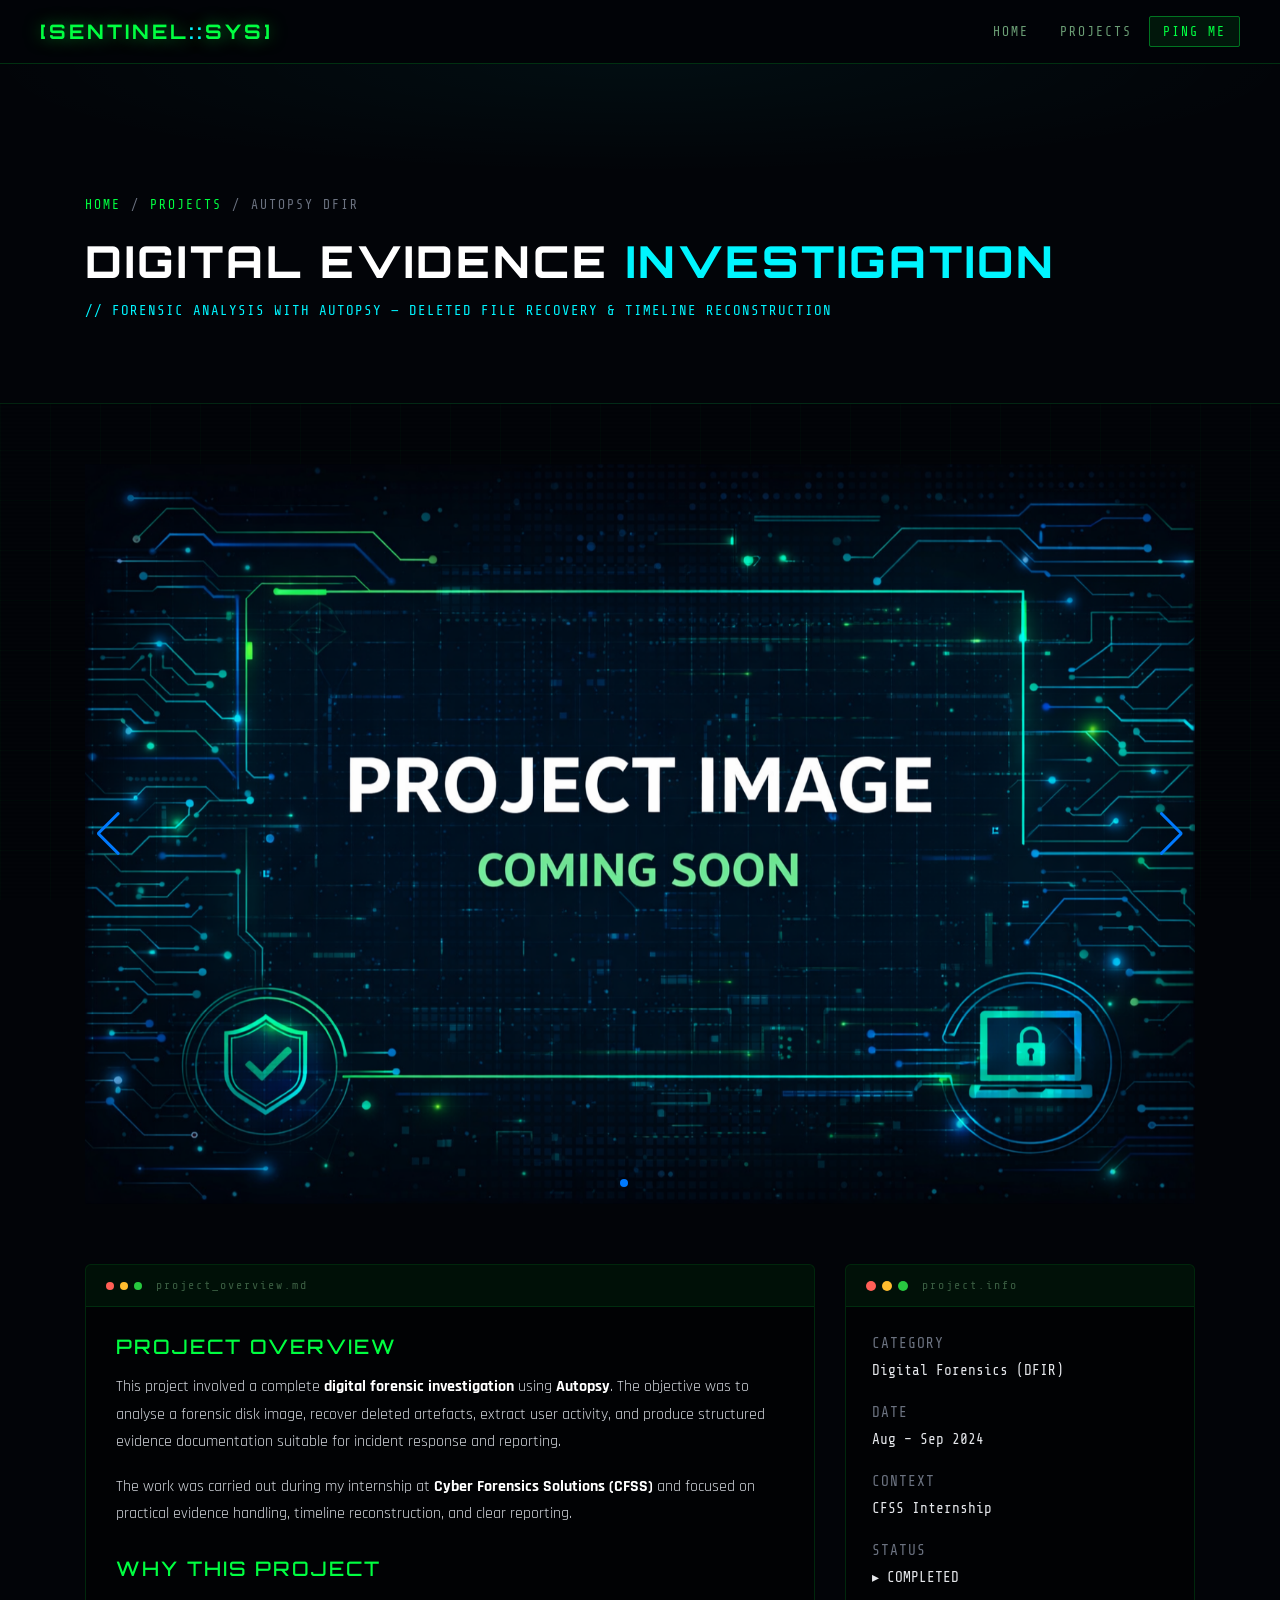
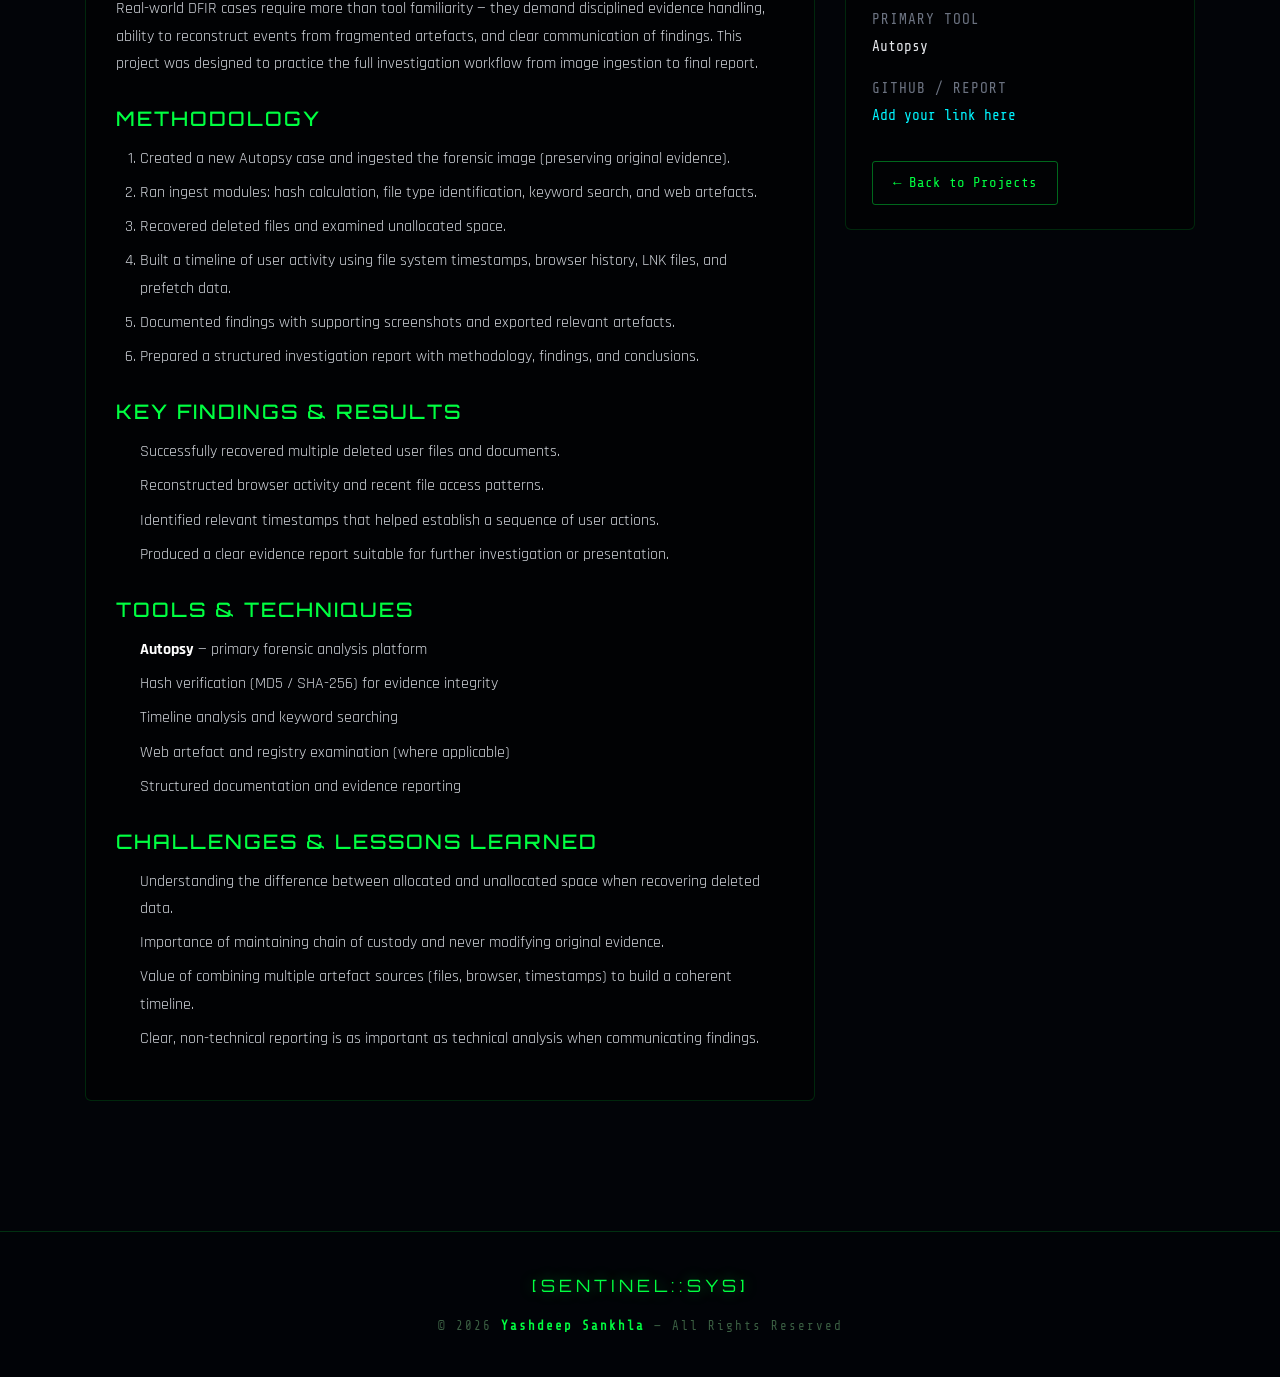
<file: portfolio-autopsy.html>
<!DOCTYPE html>
<html lang="en">
<head>
  <meta charset="utf-8">
  <meta content="width=device-width, initial-scale=1.0" name="viewport">
  <title>Digital Evidence Investigation (Autopsy) — Yashdeep Sankhla | Sentinel</title>
  <meta name="description" content="Digital forensic investigation project using Autopsy — deleted file recovery, timeline reconstruction, and evidence reporting by Yashdeep Sankhla.">
  <meta name="author" content="Yashdeep Sankhla">

  <!-- Favicons -->
  <link rel="apple-touch-icon" sizes="180x180" href="assets/img/favicon_io/apple-touch-icon.png">
  <link rel="icon" type="image/png" sizes="32x32" href="assets/img/favicon_io/favicon-32x32.png">
  <link rel="icon" type="image/png" sizes="16x16" href="assets/img/favicon_io/favicon-16x16.png">
  <link rel="manifest" href="assets/img/favicon_io/site.webmanifest">

  <!-- Fonts -->
  <link href="https://fonts.googleapis.com" rel="preconnect">
  <link href="https://fonts.gstatic.com" rel="preconnect" crossorigin>
  <link href="https://fonts.googleapis.com/css2?family=Orbitron:wght@400;500;600;700;800;900&family=Share+Tech+Mono&family=Rajdhani:wght@300;400;500;600;700&display=swap" rel="stylesheet">

  <!-- Icons -->
  <link rel="stylesheet" href="https://cdnjs.cloudflare.com/ajax/libs/font-awesome/6.5.2/css/all.min.css">
  <link rel="stylesheet" href="https://cdn.jsdelivr.net/npm/bootstrap-icons@1.11.3/font/bootstrap-icons.min.css">

  <!-- Vendor CSS -->
  <link href="assets/vendor/bootstrap/css/bootstrap.min.css" rel="stylesheet">
  <link href="assets/vendor/aos/aos.css" rel="stylesheet">
  <link href="assets/vendor/glightbox/css/glightbox.min.css" rel="stylesheet">
  <link href="assets/vendor/swiper/swiper-bundle.min.css" rel="stylesheet">

  <!-- Main CSS -->
  <link href="assets/css/main.css" rel="stylesheet">

  <style>
    .page-hero {
      padding: 6.5rem 0 3rem;
      border-bottom: 1px solid rgba(0,255,65,0.12);
      background:
        radial-gradient(ellipse 80% 50% at 50% 0%, rgba(0,245,255,0.04) 0%, transparent 65%),
        var(--bg, #020408);
    }
    .breadcrumb-trail {
      font-family: var(--font-mono, "Share Tech Mono", monospace);
      font-size: 0.65rem;
      color: #6b7280;
      letter-spacing: 2px;
      margin-bottom: 1rem;
      display: flex;
      gap: 0.5rem;
      align-items: center;
    }
    .breadcrumb-trail a { color: #00ff41; text-decoration: none; }
    .breadcrumb-trail a:hover { opacity: 0.75; }
    .page-hero h1 {
      font-family: var(--font-hud, Orbitron, sans-serif);
      font-size: clamp(1.35rem, 3.5vw, 2.2rem);
      font-weight: 800;
      color: #fff;
      letter-spacing: 3px;
      text-transform: uppercase;
      margin: 0 0 0.5rem;
    }
    .page-hero h1 .accent { color: #00f5ff; }
    .hero-tagline {
      font-family: var(--font-mono, "Share Tech Mono", monospace);
      font-size: 0.7rem;
      color: #00f5ff;
      letter-spacing: 1px;
    }
    .desc-panel {
      background: rgba(0,0,0,0.45);
      border: 1px solid rgba(0,255,65,0.15);
      border-radius: 6px;
      margin-bottom: 1.5rem;
      overflow: hidden;
    }
    .desc-panel .panel-hdr {
      display: flex;
      align-items: center;
      gap: 6px;
      padding: 0.55rem 1rem;
      background: rgba(0,255,65,0.06);
      border-bottom: 1px solid rgba(0,255,65,0.12);
      font-family: var(--font-mono, "Share Tech Mono", monospace);
      font-size: 0.65rem;
      color: #9ca3af;
    }
    .desc-panel .panel-hdr .dot {
      width: 8px; height: 8px; border-radius: 50%;
    }
    .desc-panel .panel-hdr .dot.red { background: #ff5f56; }
    .desc-panel .panel-hdr .dot.yellow { background: #ffbd2e; }
    .desc-panel .panel-hdr .dot.green { background: #27c93f; }
    .desc-body {
      padding: 1.4rem 1.5rem;
      font-family: var(--font-body, Rajdhani, sans-serif);
      color: #d1d5db;
      line-height: 1.7;
    }
    .desc-body h2 {
      font-family: var(--font-hud, Orbitron, sans-serif);
      font-size: 1rem;
      color: #00ff41;
      letter-spacing: 2px;
      margin: 1.5rem 0 0.7rem;
      text-transform: uppercase;
    }
    .desc-body h2:first-child { margin-top: 0; }
    .desc-body p { margin-bottom: 0.9rem; }
    .desc-body ul, .desc-body ol {
      padding-left: 1.2rem;
      margin-bottom: 1rem;
    }
    .desc-body li { margin-bottom: 0.35rem; }
    .desc-body strong { color: #fff; }
    .info-panel {
      background: rgba(0,0,0,0.45);
      border: 1px solid rgba(0,255,65,0.15);
      border-radius: 6px;
      overflow: hidden;
      position: sticky;
      top: 90px;
    }
    .info-panel .panel-hdr {
      display: flex;
      align-items: center;
      gap: 6px;
      padding: 0.55rem 1rem;
      background: rgba(0,255,65,0.06);
      border-bottom: 1px solid rgba(0,255,65,0.12);
      font-family: var(--font-mono, "Share Tech Mono", monospace);
      font-size: 0.65rem;
      color: #9ca3af;
    }
    .info-body { padding: 1.2rem 1.3rem; }
    .info-row {
      display: flex;
      flex-direction: column;
      margin-bottom: 0.9rem;
      font-family: var(--font-mono, "Share Tech Mono", monospace);
      font-size: 0.72rem;
    }
    .info-row .label { color: #6b7280; letter-spacing: 1px; margin-bottom: 2px; }
    .info-row .value { color: #e5e7eb; }
    .info-row .value a { color: #00f5ff; text-decoration: none; }
    .info-row .value a:hover { text-decoration: underline; }
    .status-done { color: #00ff41; }
    .btn-back {
      display: inline-block;
      margin-top: 0.8rem;
      font-family: var(--font-mono, "Share Tech Mono", monospace);
      font-size: 0.7rem;
      color: #00ff41;
      border: 1px solid rgba(0,255,65,0.4);
      padding: 0.45rem 1rem;
      text-decoration: none;
      border-radius: 3px;
      transition: background 0.2s;
    }
    .btn-back:hover { background: rgba(0,255,65,0.1); color: #00ff41; }
    .proj-detail-section { padding: 3rem 0 5rem; }
  </style>
</head>

<body class="portfolio-details-page">
  <div class="cyber-grid"></div>
  <div class="scanlines"></div>

  <!-- HEADER -->
  <header id="header" class="header">
    <div class="header-inner">
      <a href="index.html" class="logo">[SENTINEL<span class="logo-sep">::</span>SYS]</a>
      <nav id="navmenu" class="navmenu">
        <ul>
          <li><a href="index.html">Home</a></li>
          <li><a href="index.html#portfolio">Projects</a></li>
          <li><a href="index.html#contact" class="nav-cta">Ping Me</a></li>
        </ul>
      </nav>
    </div>
  </header>

  <main class="main">

    <!-- PAGE HERO -->
    <div class="page-hero">
      <div class="container">
        <div class="breadcrumb-trail">
          <a href="index.html">HOME</a>
          <span class="sep">/</span>
          <a href="index.html#portfolio">PROJECTS</a>
          <span class="sep">/</span>
          <span>AUTOPSY DFIR</span>
        </div>
        <h1>Digital Evidence <span class="accent">Investigation</span></h1>
        <p class="hero-tagline">// FORENSIC ANALYSIS WITH AUTOPSY — DELETED FILE RECOVERY &amp; TIMELINE RECONSTRUCTION</p>
      </div>
    </div>

    <section class="proj-detail-section">
      <div class="container">

        <!-- IMAGE SLIDER — replace placeholder.png with your real screenshots -->
        <div class="portfolio-details-slider swiper init-swiper mb-5" data-aos="fade-up">
          <script type="application/json" class="swiper-config">
            {"loop":true,"speed":600,"autoplay":{"delay":5000},"slidesPerView":"auto","navigation":{"nextEl":".swiper-button-next","prevEl":".swiper-button-prev"},"pagination":{"el":".swiper-pagination","type":"bullets","clickable":true}}
          </script>
          <div class="swiper-wrapper align-items-center">
            <div class="swiper-slide">
              <img src="assets/img/portfolio/placeholder.png" alt="Autopsy case dashboard showing evidence tree">
            </div>
            <div class="swiper-slide">
              <img src="assets/img/portfolio/placeholder.png" alt="Recovered deleted files and artefacts">
            </div>
            <div class="swiper-slide">
              <img src="assets/img/portfolio/placeholder.png" alt="Timeline analysis of user activity">
            </div>
          </div>
          <div class="swiper-button-prev"></div>
          <div class="swiper-button-next"></div>
          <div class="swiper-pagination"></div>
        </div>

        <div class="row gy-4">

          <!-- LEFT: Main content -->
          <div class="col-lg-8">

            <div class="desc-panel" data-aos="fade-up">
              <div class="panel-hdr">
                <span class="dot red"></span><span class="dot yellow"></span><span class="dot green"></span>
                <span class="term-title">project_overview.md</span>
              </div>
              <div class="desc-body">
                <h2>Project Overview</h2>
                <p>
                  This project involved a complete <strong>digital forensic investigation</strong> using
                  <strong>Autopsy</strong>. The objective was to analyse a forensic disk image, recover
                  deleted artefacts, extract user activity, and produce structured evidence documentation
                  suitable for incident response and reporting.
                </p>
                <p>
                  The work was carried out during my internship at <strong>Cyber Forensics Solutions (CFSS)</strong>
                  and focused on practical evidence handling, timeline reconstruction, and clear reporting.
                </p>

                <h2>Why This Project</h2>
                <p>
                  Real-world DFIR cases require more than tool familiarity — they demand disciplined
                  evidence handling, ability to reconstruct events from fragmented artefacts, and
                  clear communication of findings. This project was designed to practice the full
                  investigation workflow from image ingestion to final report.
                </p>

                <h2>Methodology</h2>
                <ol>
                  <li>Created a new Autopsy case and ingested the forensic image (preserving original evidence).</li>
                  <li>Ran ingest modules: hash calculation, file type identification, keyword search, and web artefacts.</li>
                  <li>Recovered deleted files and examined unallocated space.</li>
                  <li>Built a timeline of user activity using file system timestamps, browser history, LNK files, and prefetch data.</li>
                  <li>Documented findings with supporting screenshots and exported relevant artefacts.</li>
                  <li>Prepared a structured investigation report with methodology, findings, and conclusions.</li>
                </ol>

                <h2>Key Findings &amp; Results</h2>
                <ul>
                  <li>Successfully recovered multiple deleted user files and documents.</li>
                  <li>Reconstructed browser activity and recent file access patterns.</li>
                  <li>Identified relevant timestamps that helped establish a sequence of user actions.</li>
                  <li>Produced a clear evidence report suitable for further investigation or presentation.</li>
                </ul>

                <h2>Tools &amp; Techniques</h2>
                <ul>
                  <li><strong>Autopsy</strong> — primary forensic analysis platform</li>
                  <li>Hash verification (MD5 / SHA-256) for evidence integrity</li>
                  <li>Timeline analysis and keyword searching</li>
                  <li>Web artefact and registry examination (where applicable)</li>
                  <li>Structured documentation and evidence reporting</li>
                </ul>

                <h2>Challenges &amp; Lessons Learned</h2>
                <ul>
                  <li>Understanding the difference between allocated and unallocated space when recovering deleted data.</li>
                  <li>Importance of maintaining chain of custody and never modifying original evidence.</li>
                  <li>Value of combining multiple artefact sources (files, browser, timestamps) to build a coherent timeline.</li>
                  <li>Clear, non-technical reporting is as important as technical analysis when communicating findings.</li>
                </ul>
              </div>
            </div>

          </div>

          <!-- RIGHT: Project info sidebar -->
          <div class="col-lg-4">
            <div class="info-panel" data-aos="fade-up" data-aos-delay="100">
              <div class="panel-hdr">
                <span class="dot red"></span><span class="dot yellow"></span><span class="dot green"></span>
                <span class="term-title">project.info</span>
              </div>
              <div class="info-body">
                <div class="info-row">
                  <span class="label">CATEGORY</span>
                  <span class="value">Digital Forensics (DFIR)</span>
                </div>
                <div class="info-row">
                  <span class="label">DATE</span>
                  <span class="value">Aug – Sep 2024</span>
                </div>
                <div class="info-row">
                  <span class="label">CONTEXT</span>
                  <span class="value">CFSS Internship</span>
                </div>
                <div class="info-row">
                  <span class="label">STATUS</span>
                  <span class="value status-done">▸ COMPLETED</span>
                </div>
                <div class="info-row">
                  <span class="label">PRIMARY TOOL</span>
                  <span class="value">Autopsy</span>
                </div>
                <div class="info-row">
                  <span class="label">GITHUB / REPORT</span>
                  <span class="value"><a href="https://github.com/y4shsec" target="_blank" rel="noopener">Add your link here</a></span>
                </div>
                <a href="index.html#portfolio" class="btn-back">← Back to Projects</a>
              </div>
            </div>
          </div>

        </div>
      </div>
    </section>

  </main>

  <footer id="footer" class="footer">
    <div class="footer-inner">
      <div class="footer-logo">[SENTINEL::SYS]</div>
      <p class="footer-copy">&copy; 2026 <strong>Yashdeep Sankhla</strong> — All Rights Reserved</p>
    </div>
  </footer>

  <a href="#" id="scroll-top" class="scroll-top"><i class="bi bi-arrow-up-short"></i></a>

  <script src="assets/vendor/bootstrap/js/bootstrap.bundle.min.js"></script>
  <script src="assets/vendor/aos/aos.js"></script>
  <script src="assets/vendor/glightbox/js/glightbox.min.js"></script>
  <script src="assets/vendor/swiper/swiper-bundle.min.js"></script>
  <script src="assets/js/main.js"></script>
</body>
</html>
</file>
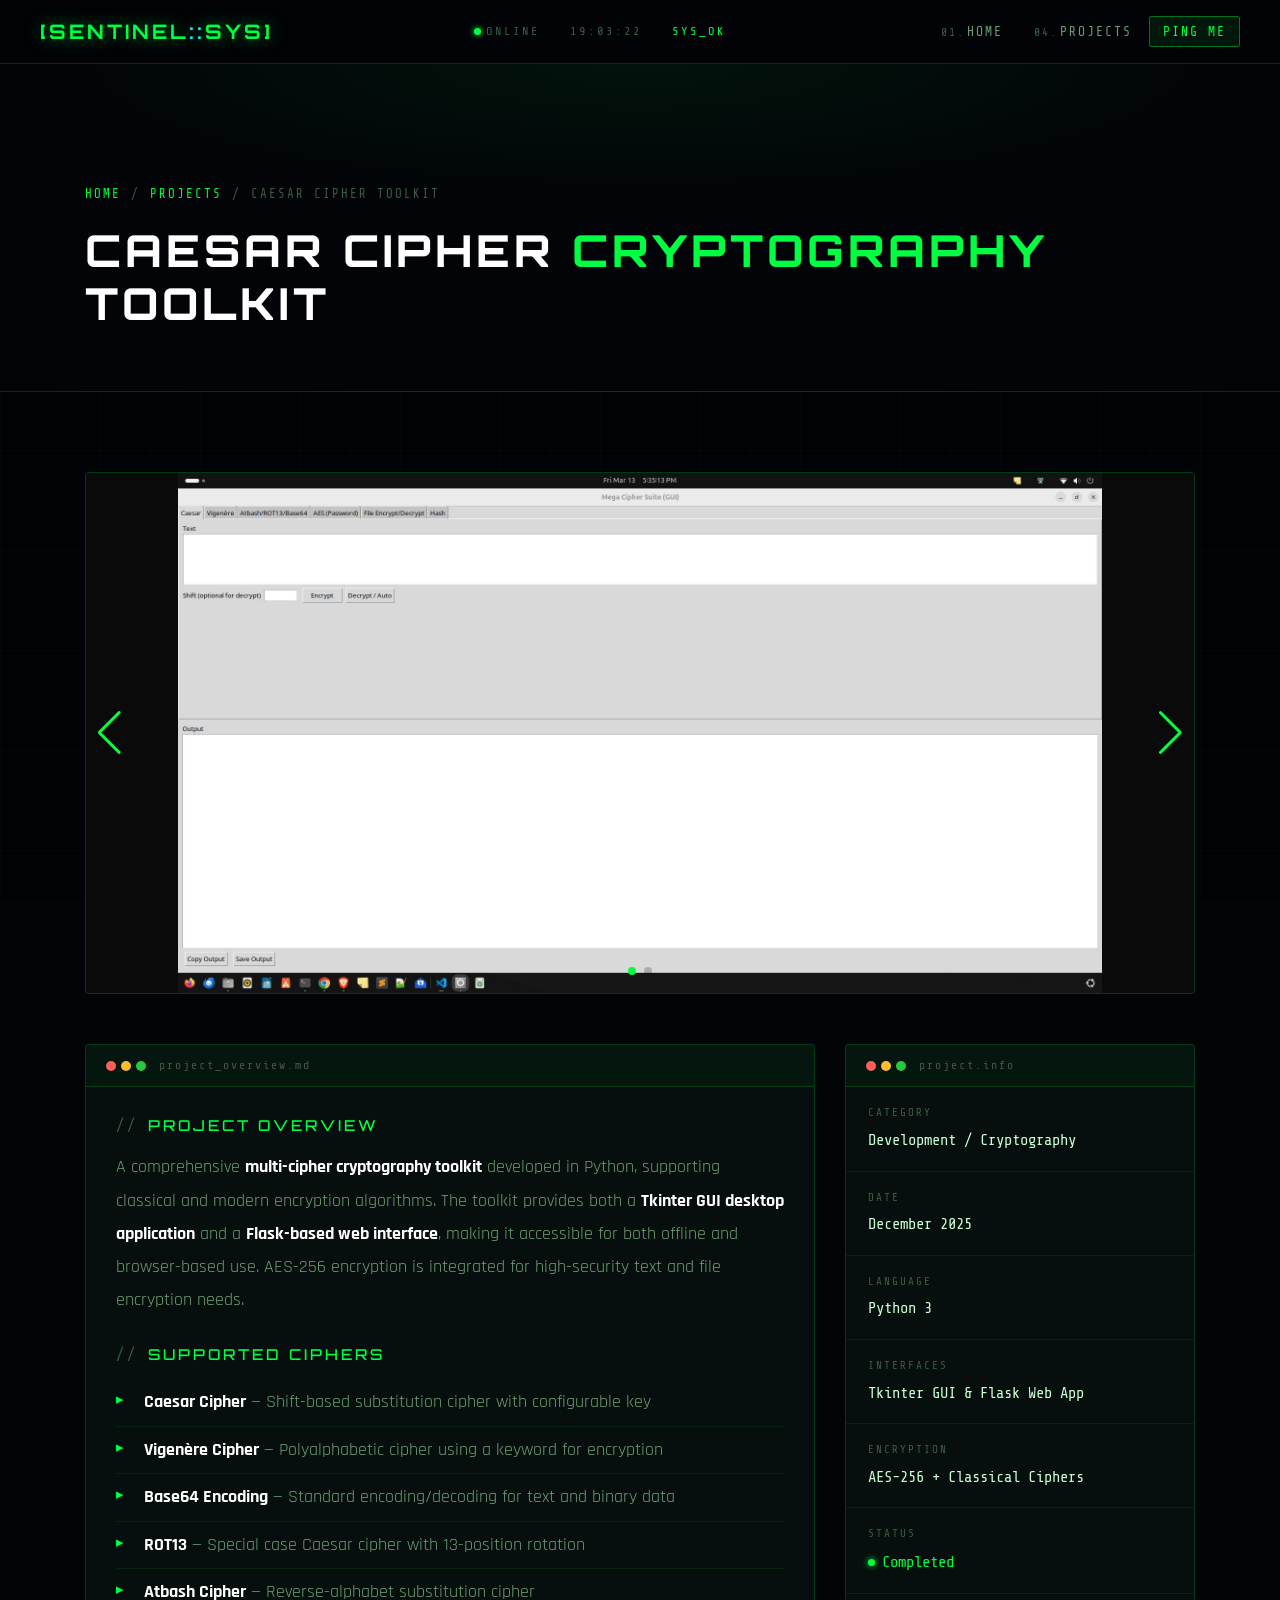
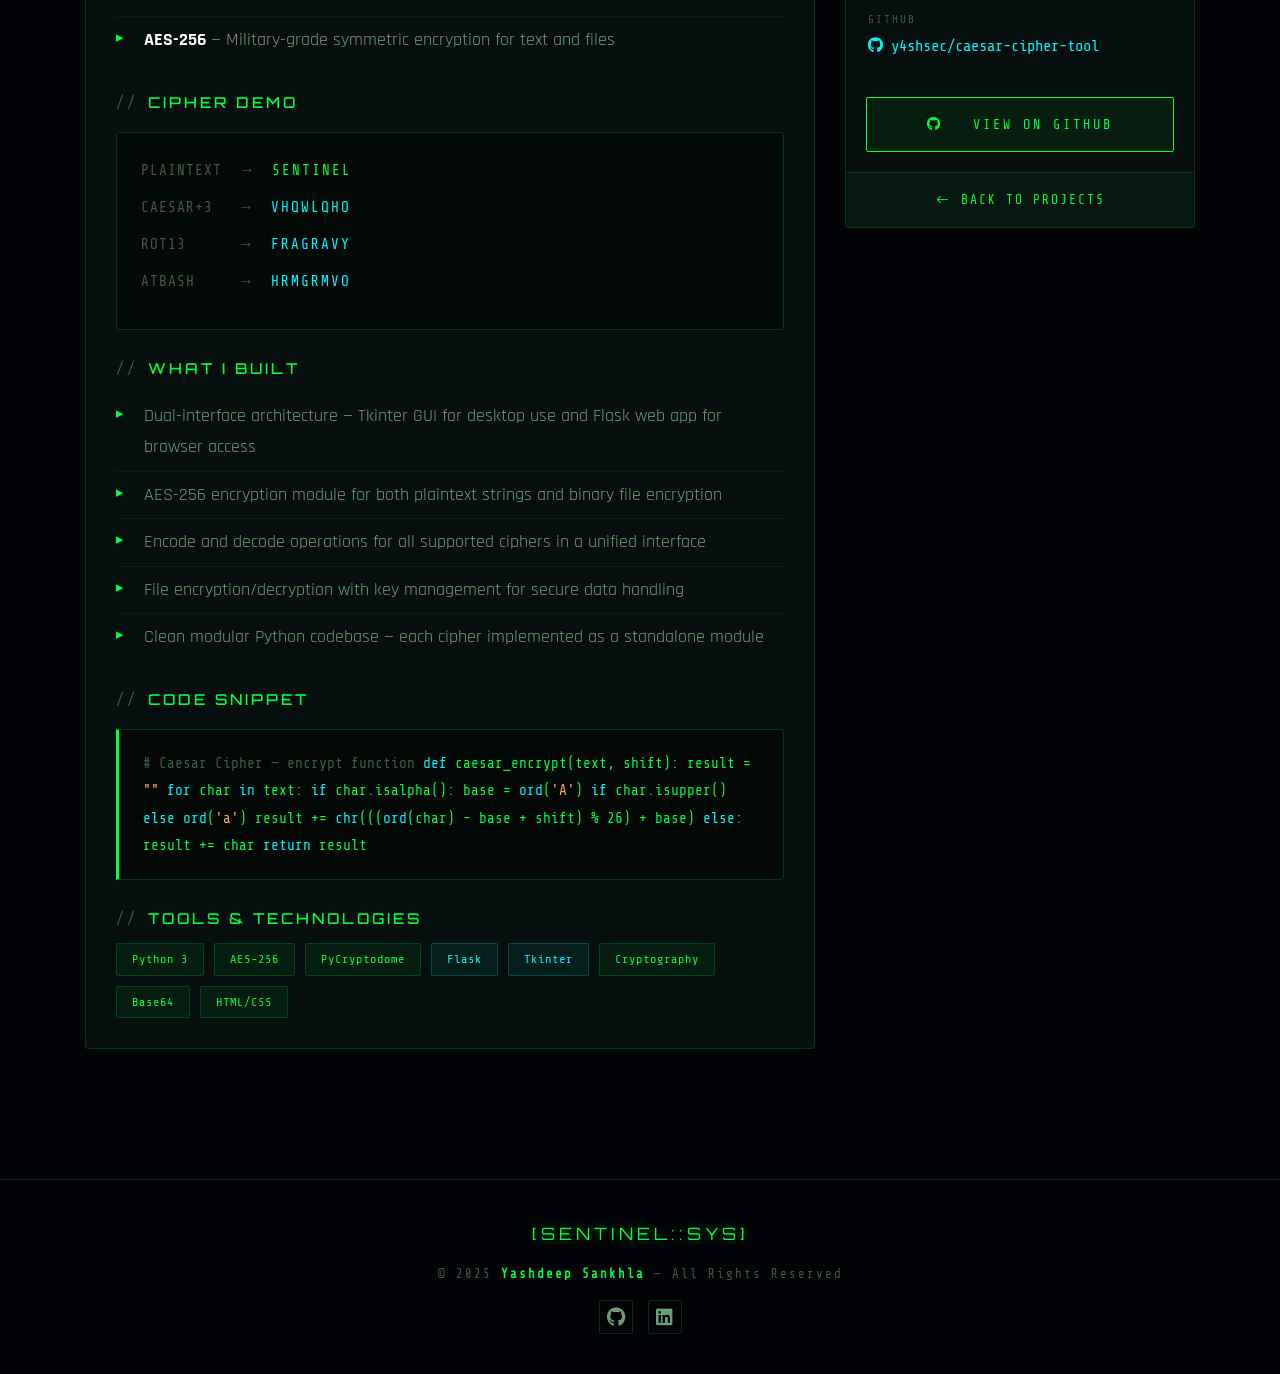
<file: portfolio-caesar-cipher.html>
<!DOCTYPE html>
<html lang="en">

<head>
  <meta charset="utf-8">
  <meta content="width=device-width, initial-scale=1.0" name="viewport">
  <title>Project Details — Caesar Cipher Cryptography Toolkit</title>

  <!-- Favicons -->
  <link rel="apple-touch-icon" sizes="180x180" href="assets/img/favicon_io/apple-touch-icon.png">
  <link rel="icon" type="image/png" sizes="32x32" href="assets/img/favicon_io/favicon-32x32.png">
  <link rel="icon" type="image/png" sizes="16x16" href="assets/img/favicon_io/favicon-16x16.png">
  <link rel="manifest" href="assets/img/favicon_io/site.webmanifest">

  <!-- Fonts -->
  <link href="https://fonts.googleapis.com" rel="preconnect">
  <link href="https://fonts.gstatic.com" rel="preconnect" crossorigin>
  <link href="https://fonts.googleapis.com/css2?family=Orbitron:wght@400;500;600;700;800;900&family=Share+Tech+Mono&family=Rajdhani:wght@300;400;500;600;700&display=swap" rel="stylesheet">

  <!-- Icons -->
  <link rel="stylesheet" href="https://cdnjs.cloudflare.com/ajax/libs/font-awesome/6.5.2/css/all.min.css">
  <link rel="stylesheet" href="https://cdn.jsdelivr.net/npm/bootstrap-icons@1.11.3/font/bootstrap-icons.min.css">

  <!-- Vendor CSS -->
  <link href="assets/vendor/bootstrap/css/bootstrap.min.css" rel="stylesheet">
  <link href="assets/vendor/aos/aos.css" rel="stylesheet">
  <link href="assets/vendor/glightbox/css/glightbox.min.css" rel="stylesheet">
  <link href="assets/vendor/swiper/swiper-bundle.min.css" rel="stylesheet">

  <!-- Main CSS -->
  <link href="assets/css/main.css" rel="stylesheet">

  <style>
    /* ── PAGE-SPECIFIC STYLES ── */
    .page-hero {
      padding: 6rem 0 3rem;
      position: relative;
      border-bottom: 1px solid var(--border);
      background:
        radial-gradient(ellipse 70% 60% at 50% 0%, rgba(0,255,65,0.06) 0%, transparent 70%),
        var(--bg);
    }

    .page-hero .breadcrumb-trail {
      font-family: var(--font-mono);
      font-size: 0.62rem;
      color: var(--text-muted);
      letter-spacing: 2px;
      margin-bottom: 1rem;
      display: flex;
      align-items: center;
      gap: 0.5rem;
    }

    .breadcrumb-trail a { color: var(--green); transition: opacity 0.2s; }
    .breadcrumb-trail a:hover { opacity: 0.7; }
    .breadcrumb-trail .sep { color: var(--text-muted); }

    .page-hero h1 {
      font-family: var(--font-hud);
      font-size: clamp(1.3rem, 3.5vw, 2.2rem);
      font-weight: 800;
      color: #fff;
      letter-spacing: 4px;
      text-transform: uppercase;
      margin: 0;
    }

    .page-hero h1 span { color: var(--green); }

    .proj-detail-section { padding: 4rem 0 5rem; }

    /* Swiper */
    .detail-slider {
      border: 1px solid var(--border);
      border-radius: 4px;
      overflow: hidden;
      background: var(--bg-card);
      margin-bottom: 2.5rem;
    }

    .detail-slider .swiper-slide img {
      width: 100%;
      height: auto;
      max-height: 520px;
      object-fit: contain;
      object-position: center;
      display: block;
      background: #0a0a0a;
    }

    .detail-slider .swiper-button-next,
    .detail-slider .swiper-button-prev {
      color: var(--green);
    }

    .detail-slider .swiper-pagination-bullet-active {
      background: var(--green);
    }

    /* Description Panel */
    .desc-panel {
      background: var(--bg-card);
      border: 1px solid var(--border);
      border-radius: 4px;
      overflow: hidden;
      margin-bottom: 1.5rem;
    }

    .desc-panel .panel-hdr {
      display: flex;
      align-items: center;
      gap: 5px;
      padding: 0.55rem 1rem;
      background: rgba(0,255,65,0.03);
      border-bottom: 1px solid var(--border);
    }

    .desc-panel .term-title {
      font-family: var(--font-mono);
      font-size: 0.58rem;
      color: var(--text-muted);
      letter-spacing: 2px;
      margin-left: 0.4rem;
    }

    .desc-body {
      padding: 1.5rem;
    }

    .desc-body h2 {
      font-family: var(--font-hud);
      font-size: 0.75rem;
      letter-spacing: 3px;
      text-transform: uppercase;
      color: var(--green);
      margin-bottom: 0.75rem;
      margin-top: 1.5rem;
      display: flex;
      align-items: center;
      gap: 0.5rem;
    }

    .desc-body h2:first-child { margin-top: 0; }

    .desc-body h2::before {
      content: '//';
      color: var(--text-muted);
      font-family: var(--font-mono);
    }

    .desc-body p {
      font-family: var(--font-body);
      font-size: 0.92rem;
      color: var(--text-dim);
      line-height: 1.8;
      margin-bottom: 0;
    }

    .feature-list {
      list-style: none;
      padding: 0;
      margin: 0;
    }

    .feature-list li {
      font-family: var(--font-body);
      font-size: 0.9rem;
      color: var(--text-dim);
      padding: 0.4rem 0 0.4rem 1.4rem;
      position: relative;
      border-bottom: 1px solid var(--border-dim);
      line-height: 1.7;
    }

    .feature-list li:last-child { border-bottom: none; }

    .feature-list li::before {
      content: '▸';
      position: absolute;
      left: 0;
      color: var(--green);
      font-size: 0.75rem;
    }

    /* Code snippet block */
    .code-block {
      background: rgba(0,0,0,0.5);
      border: 1px solid var(--border);
      border-left: 3px solid var(--green);
      border-radius: 0 4px 4px 0;
      padding: 1rem 1.2rem;
      margin: 1rem 0;
      font-family: var(--font-mono);
      font-size: 0.72rem;
      color: var(--green);
      line-height: 1.9;
      overflow-x: auto;
    }

    .code-block .comment { color: var(--text-muted); }
    .code-block .keyword { color: var(--cyan); }
    .code-block .string  { color: #ffa657; }

    /* Tag pills */
    .tag-group {
      display: flex;
      flex-wrap: wrap;
      gap: 0.5rem;
      margin-top: 0.75rem;
    }

    .tag-pill {
      font-family: var(--font-mono);
      font-size: 0.6rem;
      letter-spacing: 1px;
      color: var(--green);
      background: rgba(0,255,65,0.06);
      border: 1px solid var(--border);
      padding: 0.25rem 0.75rem;
      border-radius: 2px;
    }

    .tag-pill.cyan { color: var(--cyan); background: rgba(0,245,255,0.06); border-color: rgba(0,245,255,0.2); }

    /* Info sidebar */
    .info-panel {
      background: var(--bg-card);
      border: 1px solid var(--border);
      border-radius: 4px;
      overflow: hidden;
      position: sticky;
      top: 80px;
    }

    .info-panel .panel-hdr {
      display: flex;
      align-items: center;
      gap: 5px;
      padding: 0.55rem 1rem;
      background: rgba(0,255,65,0.03);
      border-bottom: 1px solid var(--border);
    }

    .info-rows { padding: 0; }

    .info-row {
      display: flex;
      flex-direction: column;
      gap: 0.2rem;
      padding: 0.85rem 1.1rem;
      border-bottom: 1px solid var(--border-dim);
    }

    .info-row:last-child { border-bottom: none; }

    .info-key {
      font-family: var(--font-mono);
      font-size: 0.55rem;
      color: var(--text-muted);
      letter-spacing: 2px;
      text-transform: uppercase;
    }

    .info-val {
      font-family: var(--font-mono);
      font-size: 0.78rem;
      color: var(--text);
    }

    .info-val a {
      color: var(--cyan);
      word-break: break-all;
      transition: color 0.2s;
    }

    .info-val a:hover { color: var(--green); }

    .info-val .badge-status {
      display: inline-flex;
      align-items: center;
      gap: 0.35rem;
      color: var(--green);
    }

    .info-val .badge-status::before {
      content: '';
      display: inline-block;
      width: 7px; height: 7px;
      background: var(--green);
      border-radius: 50%;
      box-shadow: 0 0 6px var(--green);
      animation: blink-dot 1.5s infinite;
    }

    .back-btn {
      display: flex;
      align-items: center;
      justify-content: center;
      gap: 0.5rem;
      font-family: var(--font-mono);
      font-size: 0.65rem;
      letter-spacing: 2px;
      text-transform: uppercase;
      padding: 0.8rem 1.1rem;
      border-top: 1px solid var(--border);
      color: var(--green);
      transition: all 0.3s;
      background: rgba(0,255,65,0.03);
    }

    .back-btn:hover {
      background: rgba(0,255,65,0.08);
      color: var(--green);
    }

    /* Cipher demo visual */
    .cipher-demo {
      background: rgba(0,0,0,0.4);
      border: 1px solid var(--border);
      border-radius: 4px;
      padding: 1.2rem;
      margin-top: 1rem;
    }

    .cipher-demo .demo-row {
      display: flex;
      align-items: center;
      gap: 1rem;
      margin-bottom: 0.5rem;
      font-family: var(--font-mono);
      font-size: 0.72rem;
    }

    .cipher-demo .demo-label {
      color: var(--text-muted);
      min-width: 80px;
      letter-spacing: 1px;
    }

    .cipher-demo .demo-val {
      color: var(--green);
      letter-spacing: 2px;
    }

    .cipher-demo .demo-val.encrypted { color: var(--cyan); }
    .cipher-demo .arrow { color: var(--text-muted); font-size: 0.8rem; }
  </style>
</head>

<body class="index-page">

  <!-- Matrix Rain -->
  <canvas id="matrix-canvas"></canvas>
  <div class="cyber-grid"></div>
  <div class="scanlines"></div>

  <!-- PRELOADER -->
  <div id="preloader">
    <div class="preloader-inner">
      <div class="preloader-logo">SENTINEL<span>::</span>SYS</div>
      <div class="preloader-msg" id="boot-msg">DECRYPTING PROJECT DATA...</div>
      <div class="preloader-bar-wrap"><div class="preloader-bar"></div></div>
      <div class="preloader-sub">CYBERSECURITY COMMAND CENTER v2.5</div>
    </div>
  </div>

  <!-- HEADER -->
  <header id="header" class="header">
    <div class="header-inner">
      <a href="index.html" class="logo">[SENTINEL<span class="logo-sep">::</span>SYS]</a>
      <div class="nav-hud">
        <span class="hud-item"><span class="hud-dot"></span>ONLINE</span>
        <span class="hud-item" id="nav-clock">00:00:00</span>
        <span class="hud-item hud-status">SYS_OK</span>
      </div>
      <nav id="navmenu" class="navmenu">
        <ul>
          <li><a href="index.html"><span class="nav-num">01.</span>Home</a></li>
          <li><a href="index.html#portfolio" class="active"><span class="nav-num">04.</span>Projects</a></li>
          <li><a href="index.html#contact" class="nav-cta">Ping Me</a></li>
        </ul>
      </nav>
      <button class="mobile-nav-toggle" id="mobileBtn" aria-label="Menu">
        <span></span><span></span><span></span>
      </button>
    </div>
  </header>

  <!-- Mobile Nav -->
  <div id="mobile-nav-overlay">
    <button class="mob-close" id="mobClose">&#10005;</button>
    <nav>
      <a href="index.html" class="mob-link"><span>01.</span> Home</a>
      <a href="index.html#portfolio" class="mob-link"><span>04.</span> Projects</a>
      <a href="index.html#contact" class="mob-link mob-cta">&#9658; Ping Me</a>
    </nav>
  </div>

  <main class="main">

    <!-- PAGE HERO -->
    <div class="page-hero">
      <div class="container">
        <div class="breadcrumb-trail">
          <a href="index.html">HOME</a>
          <span class="sep">/</span>
          <a href="index.html#portfolio">PROJECTS</a>
          <span class="sep">/</span>
          <span>CAESAR CIPHER TOOLKIT</span>
        </div>
        <h1>Caesar Cipher <span>Cryptography</span> Toolkit</h1>
      </div>
    </div>

    <!-- DETAIL SECTION -->
    <section class="proj-detail-section">
      <div class="container">

        <!-- Swiper Slider -->
        <div class="detail-slider swiper init-swiper" data-aos="fade-up">
          <script type="application/json" class="swiper-config">
            {
              "loop": true,
              "speed": 600,
              "autoplay": { "delay": 5000 },
              "slidesPerView": "auto",
              "navigation": { "nextEl": ".swiper-button-next", "prevEl": ".swiper-button-prev" },
              "pagination": { "el": ".swiper-pagination", "type": "bullets", "clickable": true }
            }
          </script>
          <div class="swiper-wrapper align-items-center">
            <div class="swiper-slide"><img src="assets/img/portfolio/caesar-gui.png" alt="Mega Cipher Suite — Tkinter GUI"></div>
            <div class="swiper-slide"><img src="assets/img/portfolio/caesar-code.png" alt="Mega Cipher Suite — Terminal Launcher"></div>
          </div>
          <div class="swiper-button-prev"></div>
          <div class="swiper-button-next"></div>
          <div class="swiper-pagination"></div>
        </div>

        <div class="row gy-4">

          <!-- Left: Description -->
          <div class="col-lg-8" data-aos="fade-up">

            <!-- Overview -->
            <div class="desc-panel">
              <div class="panel-hdr">
                <span class="dot red"></span><span class="dot yellow"></span><span class="dot green"></span>
                <span class="term-title">project_overview.md</span>
              </div>
              <div class="desc-body">
                <h2>Project Overview</h2>
                <p>
                  A comprehensive <strong style="color:#fff">multi-cipher cryptography toolkit</strong> developed in Python,
                  supporting classical and modern encryption algorithms. The toolkit provides both a
                  <strong style="color:#fff">Tkinter GUI desktop application</strong> and a
                  <strong style="color:#fff">Flask-based web interface</strong>, making it accessible for
                  both offline and browser-based use. AES-256 encryption is integrated for
                  high-security text and file encryption needs.
                </p>

                <h2>Supported Ciphers</h2>
                <ul class="feature-list">
                  <li><strong style="color:#fff">Caesar Cipher</strong> — Shift-based substitution cipher with configurable key</li>
                  <li><strong style="color:#fff">Vigenère Cipher</strong> — Polyalphabetic cipher using a keyword for encryption</li>
                  <li><strong style="color:#fff">Base64 Encoding</strong> — Standard encoding/decoding for text and binary data</li>
                  <li><strong style="color:#fff">ROT13</strong> — Special case Caesar cipher with 13-position rotation</li>
                  <li><strong style="color:#fff">Atbash Cipher</strong> — Reverse-alphabet substitution cipher</li>
                  <li><strong style="color:#fff">AES-256</strong> — Military-grade symmetric encryption for text and files</li>
                </ul>

                <h2>Cipher Demo</h2>
                <div class="cipher-demo">
                  <div class="demo-row">
                    <span class="demo-label">PLAINTEXT</span>
                    <span class="arrow">→</span>
                    <span class="demo-val">SENTINEL</span>
                  </div>
                  <div class="demo-row">
                    <span class="demo-label">CAESAR+3</span>
                    <span class="arrow">→</span>
                    <span class="demo-val encrypted">VHQWLQHO</span>
                  </div>
                  <div class="demo-row">
                    <span class="demo-label">ROT13</span>
                    <span class="arrow">→</span>
                    <span class="demo-val encrypted">FRAGRAVY</span>
                  </div>
                  <div class="demo-row">
                    <span class="demo-label">ATBASH</span>
                    <span class="arrow">→</span>
                    <span class="demo-val encrypted">HRMGRMVO</span>
                  </div>
                </div>

                <h2>What I Built</h2>
                <ul class="feature-list">
                  <li>Dual-interface architecture — Tkinter GUI for desktop use and Flask web app for browser access</li>
                  <li>AES-256 encryption module for both plaintext strings and binary file encryption</li>
                  <li>Encode and decode operations for all supported ciphers in a unified interface</li>
                  <li>File encryption/decryption with key management for secure data handling</li>
                  <li>Clean modular Python codebase — each cipher implemented as a standalone module</li>
                </ul>

                <h2>Code Snippet</h2>
                <div class="code-block">
<span class="comment"># Caesar Cipher — encrypt function</span>
<span class="keyword">def</span> caesar_encrypt(text, shift):
    result = <span class="string">""</span>
    <span class="keyword">for</span> char <span class="keyword">in</span> text:
        <span class="keyword">if</span> char.isalpha():
            base = <span class="keyword">ord</span>(<span class="string">'A'</span>) <span class="keyword">if</span> char.isupper() <span class="keyword">else</span> <span class="keyword">ord</span>(<span class="string">'a'</span>)
            result += <span class="keyword">chr</span>(((<span class="keyword">ord</span>(char) - base + shift) % 26) + base)
        <span class="keyword">else</span>:
            result += char
    <span class="keyword">return</span> result
                </div>

                <h2>Tools &amp; Technologies</h2>
                <div class="tag-group">
                  <span class="tag-pill">Python 3</span>
                  <span class="tag-pill">AES-256</span>
                  <span class="tag-pill">PyCryptodome</span>
                  <span class="tag-pill cyan">Flask</span>
                  <span class="tag-pill cyan">Tkinter</span>
                  <span class="tag-pill">Cryptography</span>
                  <span class="tag-pill">Base64</span>
                  <span class="tag-pill">HTML/CSS</span>
                </div>
              </div>
            </div>

          </div>

          <!-- Right: Info Sidebar -->
          <div class="col-lg-4" data-aos="fade-up" data-aos-delay="100">
            <div class="info-panel">
              <div class="panel-hdr">
                <span class="dot red"></span><span class="dot yellow"></span><span class="dot green"></span>
                <span class="term-title">project.info</span>
              </div>
              <div class="info-rows">
                <div class="info-row">
                  <span class="info-key">Category</span>
                  <span class="info-val">Development / Cryptography</span>
                </div>
                <div class="info-row">
                  <span class="info-key">Date</span>
                  <span class="info-val">December 2025</span>
                </div>
                <div class="info-row">
                  <span class="info-key">Language</span>
                  <span class="info-val">Python 3</span>
                </div>
                <div class="info-row">
                  <span class="info-key">Interfaces</span>
                  <span class="info-val">Tkinter GUI &amp; Flask Web App</span>
                </div>
                <div class="info-row">
                  <span class="info-key">Encryption</span>
                  <span class="info-val">AES-256 + Classical Ciphers</span>
                </div>
                <div class="info-row">
                  <span class="info-key">Status</span>
                  <span class="info-val"><span class="badge-status">Completed</span></span>
                </div>
                <div class="info-row">
                  <span class="info-key">GitHub</span>
                  <span class="info-val">
                    <a href="https://github.com/y4shsec/caesar-cipher-tool" target="_blank" rel="noopener">
                      <i class="fa-brands fa-github"></i> y4shsec/caesar-cipher-tool
                    </a>
                  </span>
                </div>
              </div>
              <a href="https://github.com/y4shsec/caesar-cipher-tool" target="_blank" rel="noopener" class="btn-cyber" style="margin:1rem;display:flex;justify-content:center;">
                <i class="fa-brands fa-github"></i>&nbsp; View on GitHub
              </a>
              <a href="index.html#portfolio" class="back-btn">
                <i class="bi bi-arrow-left"></i> Back to Projects
              </a>
            </div>
          </div>

        </div>
      </div>
    </section>

  </main>

  <!-- FOOTER -->
  <footer id="footer" class="footer">
    <div class="footer-inner">
      <div class="footer-logo">[SENTINEL::SYS]</div>
      <p class="footer-copy">&copy; 2025 <strong>Yashdeep Sankhla</strong> &mdash; All Rights Reserved</p>
      <div class="footer-links">
        <a href="https://github.com/y4shsec" target="_blank"><i class="fa-brands fa-github"></i></a>
        <a href="https://www.linkedin.com/in/yashdeep-sankhla-1a175b2bb/" target="_blank"><i class="fa-brands fa-linkedin"></i></a>
      </div>
    </div>
  </footer>

  <a href="#" id="scroll-top" class="scroll-top"><i class="bi bi-arrow-up-short"></i></a>

  <!-- Vendor JS -->
  <script src="assets/vendor/bootstrap/js/bootstrap.bundle.min.js"></script>
  <script src="assets/vendor/aos/aos.js"></script>
  <script src="assets/vendor/glightbox/js/glightbox.min.js"></script>
  <script src="assets/vendor/swiper/swiper-bundle.min.js"></script>
  <script src="assets/js/main.js"></script>

</body>
</html>
</file>
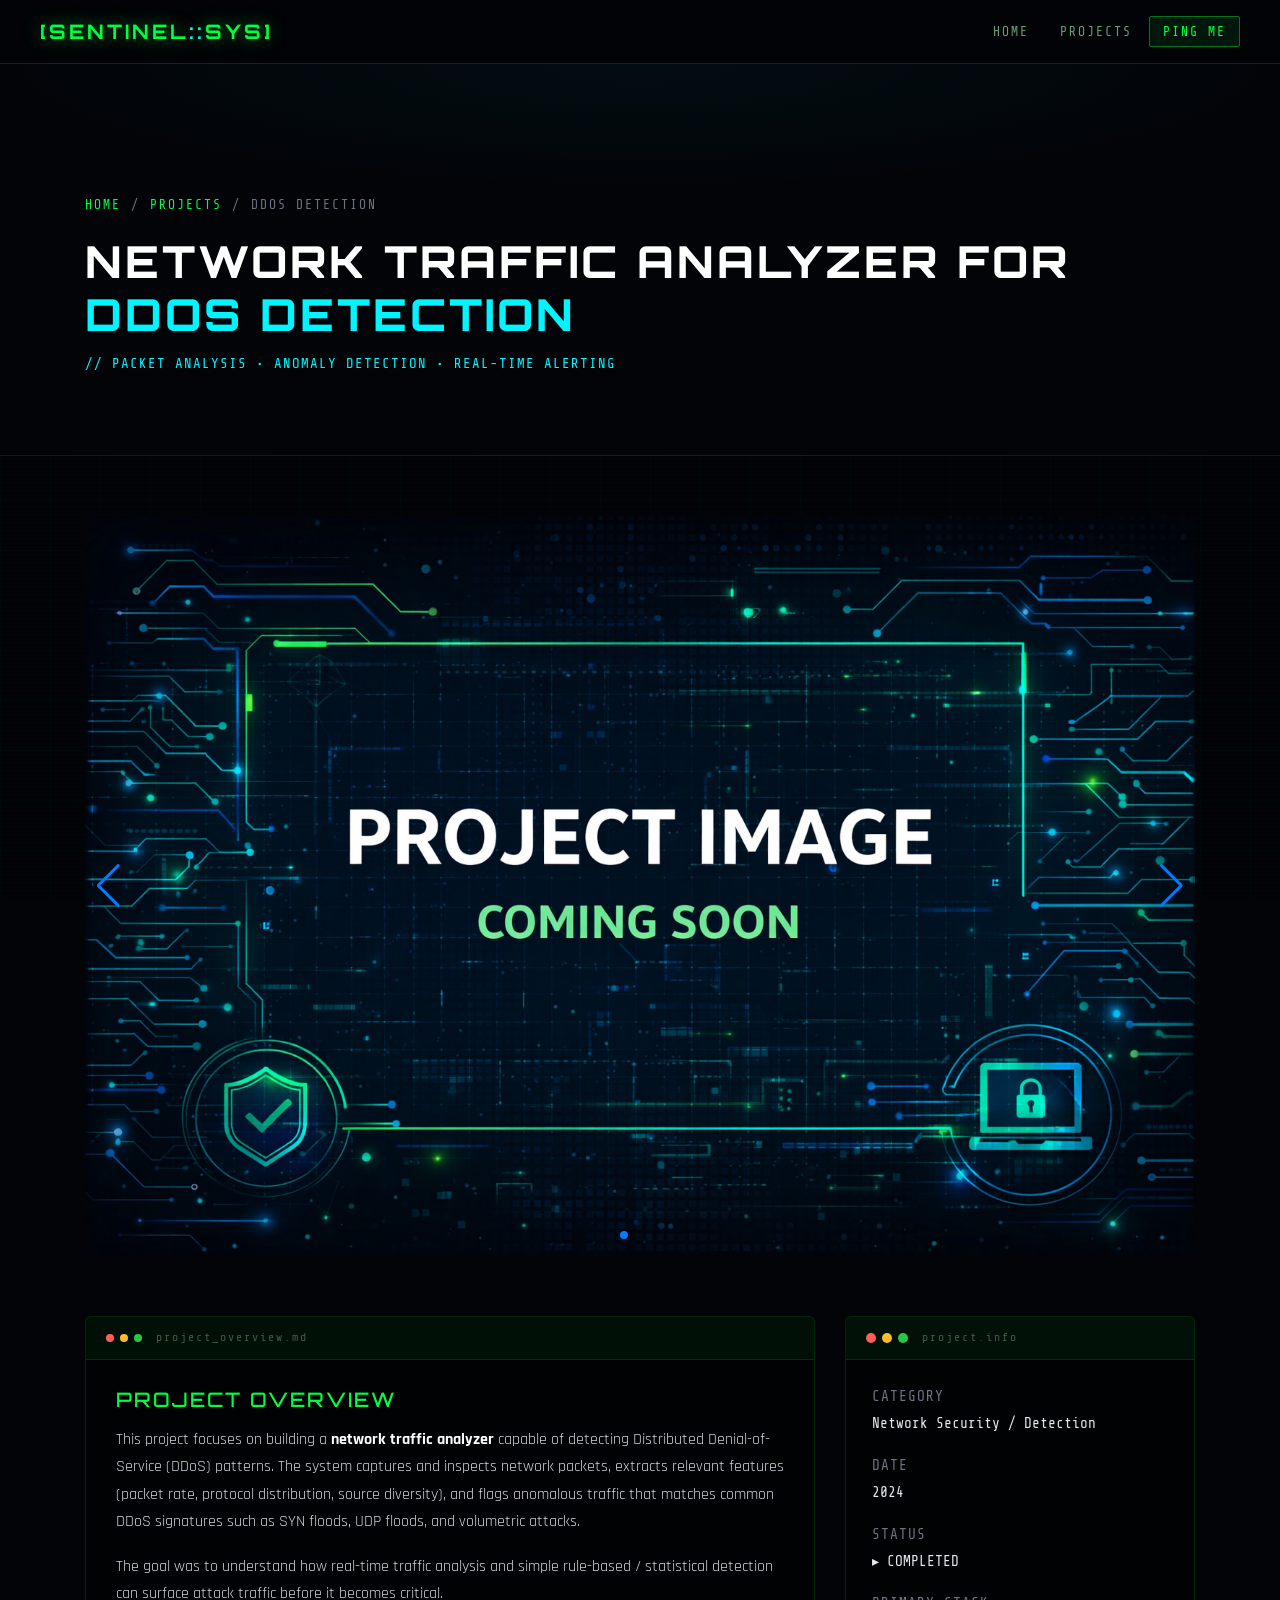
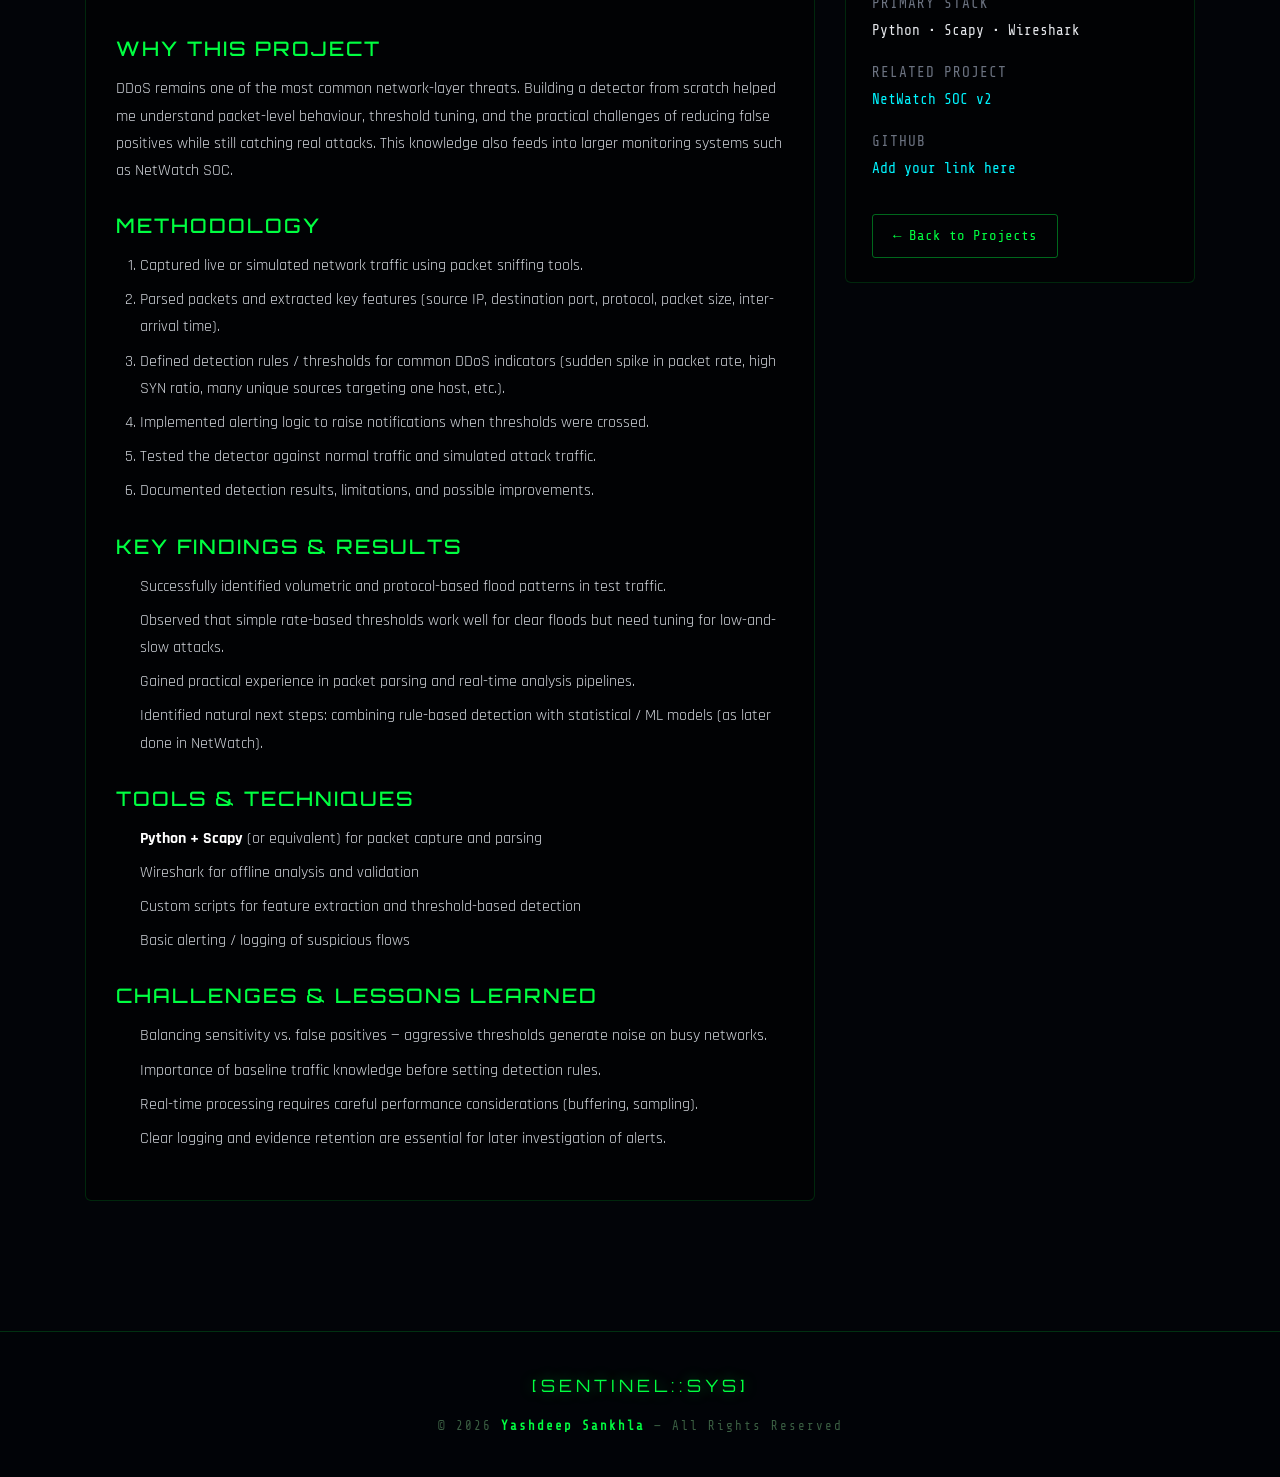
<file: portfolio-ddos-detection.html>
<!DOCTYPE html>
<html lang="en">
<head>
  <meta charset="utf-8">
  <meta content="width=device-width, initial-scale=1.0" name="viewport">
  <title>DDoS Detection — Network Traffic Analyzer | Yashdeep Sankhla | Sentinel</title>
  <meta name="description" content="Network traffic analyzer for DDoS detection — packet analysis, anomaly detection, and alerting project by Yashdeep Sankhla.">
  <meta name="author" content="Yashdeep Sankhla">

  <!-- Favicons -->
  <link rel="apple-touch-icon" sizes="180x180" href="assets/img/favicon_io/apple-touch-icon.png">
  <link rel="icon" type="image/png" sizes="32x32" href="assets/img/favicon_io/favicon-32x32.png">
  <link rel="icon" type="image/png" sizes="16x16" href="assets/img/favicon_io/favicon-16x16.png">
  <link rel="manifest" href="assets/img/favicon_io/site.webmanifest">

  <!-- Fonts -->
  <link href="https://fonts.googleapis.com" rel="preconnect">
  <link href="https://fonts.gstatic.com" rel="preconnect" crossorigin>
  <link href="https://fonts.googleapis.com/css2?family=Orbitron:wght@400;500;600;700;800;900&family=Share+Tech+Mono&family=Rajdhani:wght@300;400;500;600;700&display=swap" rel="stylesheet">

  <!-- Icons -->
  <link rel="stylesheet" href="https://cdnjs.cloudflare.com/ajax/libs/font-awesome/6.5.2/css/all.min.css">
  <link rel="stylesheet" href="https://cdn.jsdelivr.net/npm/bootstrap-icons@1.11.3/font/bootstrap-icons.min.css">

  <!-- Vendor CSS -->
  <link href="assets/vendor/bootstrap/css/bootstrap.min.css" rel="stylesheet">
  <link href="assets/vendor/aos/aos.css" rel="stylesheet">
  <link href="assets/vendor/glightbox/css/glightbox.min.css" rel="stylesheet">
  <link href="assets/vendor/swiper/swiper-bundle.min.css" rel="stylesheet">

  <!-- Main CSS -->
  <link href="assets/css/main.css" rel="stylesheet">

  <style>
    .page-hero {
      padding: 6.5rem 0 3rem;
      border-bottom: 1px solid rgba(0,255,65,0.12);
      background:
        radial-gradient(ellipse 80% 50% at 50% 0%, rgba(0,245,255,0.04) 0%, transparent 65%),
        var(--bg, #020408);
    }
    .breadcrumb-trail {
      font-family: var(--font-mono, "Share Tech Mono", monospace);
      font-size: 0.65rem;
      color: #6b7280;
      letter-spacing: 2px;
      margin-bottom: 1rem;
      display: flex;
      gap: 0.5rem;
      align-items: center;
    }
    .breadcrumb-trail a { color: #00ff41; text-decoration: none; }
    .breadcrumb-trail a:hover { opacity: 0.75; }
    .page-hero h1 {
      font-family: var(--font-hud, Orbitron, sans-serif);
      font-size: clamp(1.35rem, 3.5vw, 2.2rem);
      font-weight: 800;
      color: #fff;
      letter-spacing: 3px;
      text-transform: uppercase;
      margin: 0 0 0.5rem;
    }
    .page-hero h1 .accent { color: #00f5ff; }
    .hero-tagline {
      font-family: var(--font-mono, "Share Tech Mono", monospace);
      font-size: 0.7rem;
      color: #00f5ff;
      letter-spacing: 1px;
    }
    .desc-panel {
      background: rgba(0,0,0,0.45);
      border: 1px solid rgba(0,255,65,0.15);
      border-radius: 6px;
      margin-bottom: 1.5rem;
      overflow: hidden;
    }
    .desc-panel .panel-hdr {
      display: flex;
      align-items: center;
      gap: 6px;
      padding: 0.55rem 1rem;
      background: rgba(0,255,65,0.06);
      border-bottom: 1px solid rgba(0,255,65,0.12);
      font-family: var(--font-mono, "Share Tech Mono", monospace);
      font-size: 0.65rem;
      color: #9ca3af;
    }
    .desc-panel .panel-hdr .dot {
      width: 8px; height: 8px; border-radius: 50%;
    }
    .desc-panel .panel-hdr .dot.red { background: #ff5f56; }
    .desc-panel .panel-hdr .dot.yellow { background: #ffbd2e; }
    .desc-panel .panel-hdr .dot.green { background: #27c93f; }
    .desc-body {
      padding: 1.4rem 1.5rem;
      font-family: var(--font-body, Rajdhani, sans-serif);
      color: #d1d5db;
      line-height: 1.7;
    }
    .desc-body h2 {
      font-family: var(--font-hud, Orbitron, sans-serif);
      font-size: 1rem;
      color: #00ff41;
      letter-spacing: 2px;
      margin: 1.5rem 0 0.7rem;
      text-transform: uppercase;
    }
    .desc-body h2:first-child { margin-top: 0; }
    .desc-body p { margin-bottom: 0.9rem; }
    .desc-body ul, .desc-body ol {
      padding-left: 1.2rem;
      margin-bottom: 1rem;
    }
    .desc-body li { margin-bottom: 0.35rem; }
    .desc-body strong { color: #fff; }
    .info-panel {
      background: rgba(0,0,0,0.45);
      border: 1px solid rgba(0,255,65,0.15);
      border-radius: 6px;
      overflow: hidden;
      position: sticky;
      top: 90px;
    }
    .info-panel .panel-hdr {
      display: flex;
      align-items: center;
      gap: 6px;
      padding: 0.55rem 1rem;
      background: rgba(0,255,65,0.06);
      border-bottom: 1px solid rgba(0,255,65,0.12);
      font-family: var(--font-mono, "Share Tech Mono", monospace);
      font-size: 0.65rem;
      color: #9ca3af;
    }
    .info-body { padding: 1.2rem 1.3rem; }
    .info-row {
      display: flex;
      flex-direction: column;
      margin-bottom: 0.9rem;
      font-family: var(--font-mono, "Share Tech Mono", monospace);
      font-size: 0.72rem;
    }
    .info-row .label { color: #6b7280; letter-spacing: 1px; margin-bottom: 2px; }
    .info-row .value { color: #e5e7eb; }
    .info-row .value a { color: #00f5ff; text-decoration: none; }
    .info-row .value a:hover { text-decoration: underline; }
    .status-done { color: #00ff41; }
    .btn-back {
      display: inline-block;
      margin-top: 0.8rem;
      font-family: var(--font-mono, "Share Tech Mono", monospace);
      font-size: 0.7rem;
      color: #00ff41;
      border: 1px solid rgba(0,255,65,0.4);
      padding: 0.45rem 1rem;
      text-decoration: none;
      border-radius: 3px;
      transition: background 0.2s;
    }
    .btn-back:hover { background: rgba(0,255,65,0.1); color: #00ff41; }
    .proj-detail-section { padding: 3rem 0 5rem; }
  </style>
</head>

<body class="portfolio-details-page">
  <div class="cyber-grid"></div>
  <div class="scanlines"></div>

  <!-- HEADER -->
  <header id="header" class="header">
    <div class="header-inner">
      <a href="index.html" class="logo">[SENTINEL<span class="logo-sep">::</span>SYS]</a>
      <nav id="navmenu" class="navmenu">
        <ul>
          <li><a href="index.html">Home</a></li>
          <li><a href="index.html#portfolio">Projects</a></li>
          <li><a href="index.html#contact" class="nav-cta">Ping Me</a></li>
        </ul>
      </nav>
    </div>
  </header>

  <main class="main">

    <!-- PAGE HERO -->
    <div class="page-hero">
      <div class="container">
        <div class="breadcrumb-trail">
          <a href="index.html">HOME</a>
          <span class="sep">/</span>
          <a href="index.html#portfolio">PROJECTS</a>
          <span class="sep">/</span>
          <span>DDOS DETECTION</span>
        </div>
        <h1>Network Traffic Analyzer for <span class="accent">DDoS Detection</span></h1>
        <p class="hero-tagline">// PACKET ANALYSIS • ANOMALY DETECTION • REAL-TIME ALERTING</p>
      </div>
    </div>

    <section class="proj-detail-section">
      <div class="container">

        <!-- IMAGE SLIDER — replace placeholder.png with real screenshots -->
        <div class="portfolio-details-slider swiper init-swiper mb-5" data-aos="fade-up">
          <script type="application/json" class="swiper-config">
            {"loop":true,"speed":600,"autoplay":{"delay":5000},"slidesPerView":"auto","navigation":{"nextEl":".swiper-button-next","prevEl":".swiper-button-prev"},"pagination":{"el":".swiper-pagination","type":"bullets","clickable":true}}
          </script>
          <div class="swiper-wrapper align-items-center">
            <div class="swiper-slide">
              <img src="assets/img/portfolio/placeholder.png" alt="DDoS detection dashboard / traffic overview">
            </div>
            <div class="swiper-slide">
              <img src="assets/img/portfolio/placeholder.png" alt="Packet capture and analysis view">
            </div>
            <div class="swiper-slide">
              <img src="assets/img/portfolio/placeholder.png" alt="Alert output / detection results">
            </div>
          </div>
          <div class="swiper-button-prev"></div>
          <div class="swiper-button-next"></div>
          <div class="swiper-pagination"></div>
        </div>

        <div class="row gy-4">

          <!-- LEFT: Main content -->
          <div class="col-lg-8">

            <div class="desc-panel" data-aos="fade-up">
              <div class="panel-hdr">
                <span class="dot red"></span><span class="dot yellow"></span><span class="dot green"></span>
                <span class="term-title">project_overview.md</span>
              </div>
              <div class="desc-body">
                <h2>Project Overview</h2>
                <p>
                  This project focuses on building a <strong>network traffic analyzer</strong> capable of
                  detecting Distributed Denial-of-Service (DDoS) patterns. The system captures and
                  inspects network packets, extracts relevant features (packet rate, protocol distribution,
                  source diversity), and flags anomalous traffic that matches common DDoS signatures
                  such as SYN floods, UDP floods, and volumetric attacks.
                </p>
                <p>
                  The goal was to understand how real-time traffic analysis and simple rule-based /
                  statistical detection can surface attack traffic before it becomes critical.
                </p>

                <h2>Why This Project</h2>
                <p>
                  DDoS remains one of the most common network-layer threats. Building a detector from
                  scratch helped me understand packet-level behaviour, threshold tuning, and the
                  practical challenges of reducing false positives while still catching real attacks.
                  This knowledge also feeds into larger monitoring systems such as NetWatch SOC.
                </p>

                <h2>Methodology</h2>
                <ol>
                  <li>Captured live or simulated network traffic using packet sniffing tools.</li>
                  <li>Parsed packets and extracted key features (source IP, destination port, protocol, packet size, inter-arrival time).</li>
                  <li>Defined detection rules / thresholds for common DDoS indicators (sudden spike in packet rate, high SYN ratio, many unique sources targeting one host, etc.).</li>
                  <li>Implemented alerting logic to raise notifications when thresholds were crossed.</li>
                  <li>Tested the detector against normal traffic and simulated attack traffic.</li>
                  <li>Documented detection results, limitations, and possible improvements.</li>
                </ol>

                <h2>Key Findings &amp; Results</h2>
                <ul>
                  <li>Successfully identified volumetric and protocol-based flood patterns in test traffic.</li>
                  <li>Observed that simple rate-based thresholds work well for clear floods but need tuning for low-and-slow attacks.</li>
                  <li>Gained practical experience in packet parsing and real-time analysis pipelines.</li>
                  <li>Identified natural next steps: combining rule-based detection with statistical / ML models (as later done in NetWatch).</li>
                </ul>

                <h2>Tools &amp; Techniques</h2>
                <ul>
                  <li><strong>Python + Scapy</strong> (or equivalent) for packet capture and parsing</li>
                  <li>Wireshark for offline analysis and validation</li>
                  <li>Custom scripts for feature extraction and threshold-based detection</li>
                  <li>Basic alerting / logging of suspicious flows</li>
                </ul>

                <h2>Challenges &amp; Lessons Learned</h2>
                <ul>
                  <li>Balancing sensitivity vs. false positives — aggressive thresholds generate noise on busy networks.</li>
                  <li>Importance of baseline traffic knowledge before setting detection rules.</li>
                  <li>Real-time processing requires careful performance considerations (buffering, sampling).</li>
                  <li>Clear logging and evidence retention are essential for later investigation of alerts.</li>
                </ul>
              </div>
            </div>

          </div>

          <!-- RIGHT: Project info sidebar -->
          <div class="col-lg-4">
            <div class="info-panel" data-aos="fade-up" data-aos-delay="100">
              <div class="panel-hdr">
                <span class="dot red"></span><span class="dot yellow"></span><span class="dot green"></span>
                <span class="term-title">project.info</span>
              </div>
              <div class="info-body">
                <div class="info-row">
                  <span class="label">CATEGORY</span>
                  <span class="value">Network Security / Detection</span>
                </div>
                <div class="info-row">
                  <span class="label">DATE</span>
                  <span class="value">2024</span>
                </div>
                <div class="info-row">
                  <span class="label">STATUS</span>
                  <span class="value status-done">▸ COMPLETED</span>
                </div>
                <div class="info-row">
                  <span class="label">PRIMARY STACK</span>
                  <span class="value">Python • Scapy • Wireshark</span>
                </div>
                <div class="info-row">
                  <span class="label">RELATED PROJECT</span>
                  <span class="value"><a href="portfolio-netwatch.html">NetWatch SOC v2</a></span>
                </div>
                <div class="info-row">
                  <span class="label">GITHUB</span>
                  <span class="value"><a href="https://github.com/y4shsec" target="_blank" rel="noopener">Add your link here</a></span>
                </div>
                <a href="index.html#portfolio" class="btn-back">← Back to Projects</a>
              </div>
            </div>
          </div>

        </div>
      </div>
    </section>

  </main>

  <footer id="footer" class="footer">
    <div class="footer-inner">
      <div class="footer-logo">[SENTINEL::SYS]</div>
      <p class="footer-copy">&copy; 2026 <strong>Yashdeep Sankhla</strong> — All Rights Reserved</p>
    </div>
  </footer>

  <a href="#" id="scroll-top" class="scroll-top"><i class="bi bi-arrow-up-short"></i></a>

  <script src="assets/vendor/bootstrap/js/bootstrap.bundle.min.js"></script>
  <script src="assets/vendor/aos/aos.js"></script>
  <script src="assets/vendor/glightbox/js/glightbox.min.js"></script>
  <script src="assets/vendor/swiper/swiper-bundle.min.js"></script>
  <script src="assets/js/main.js"></script>
</body>
</html>
</file>
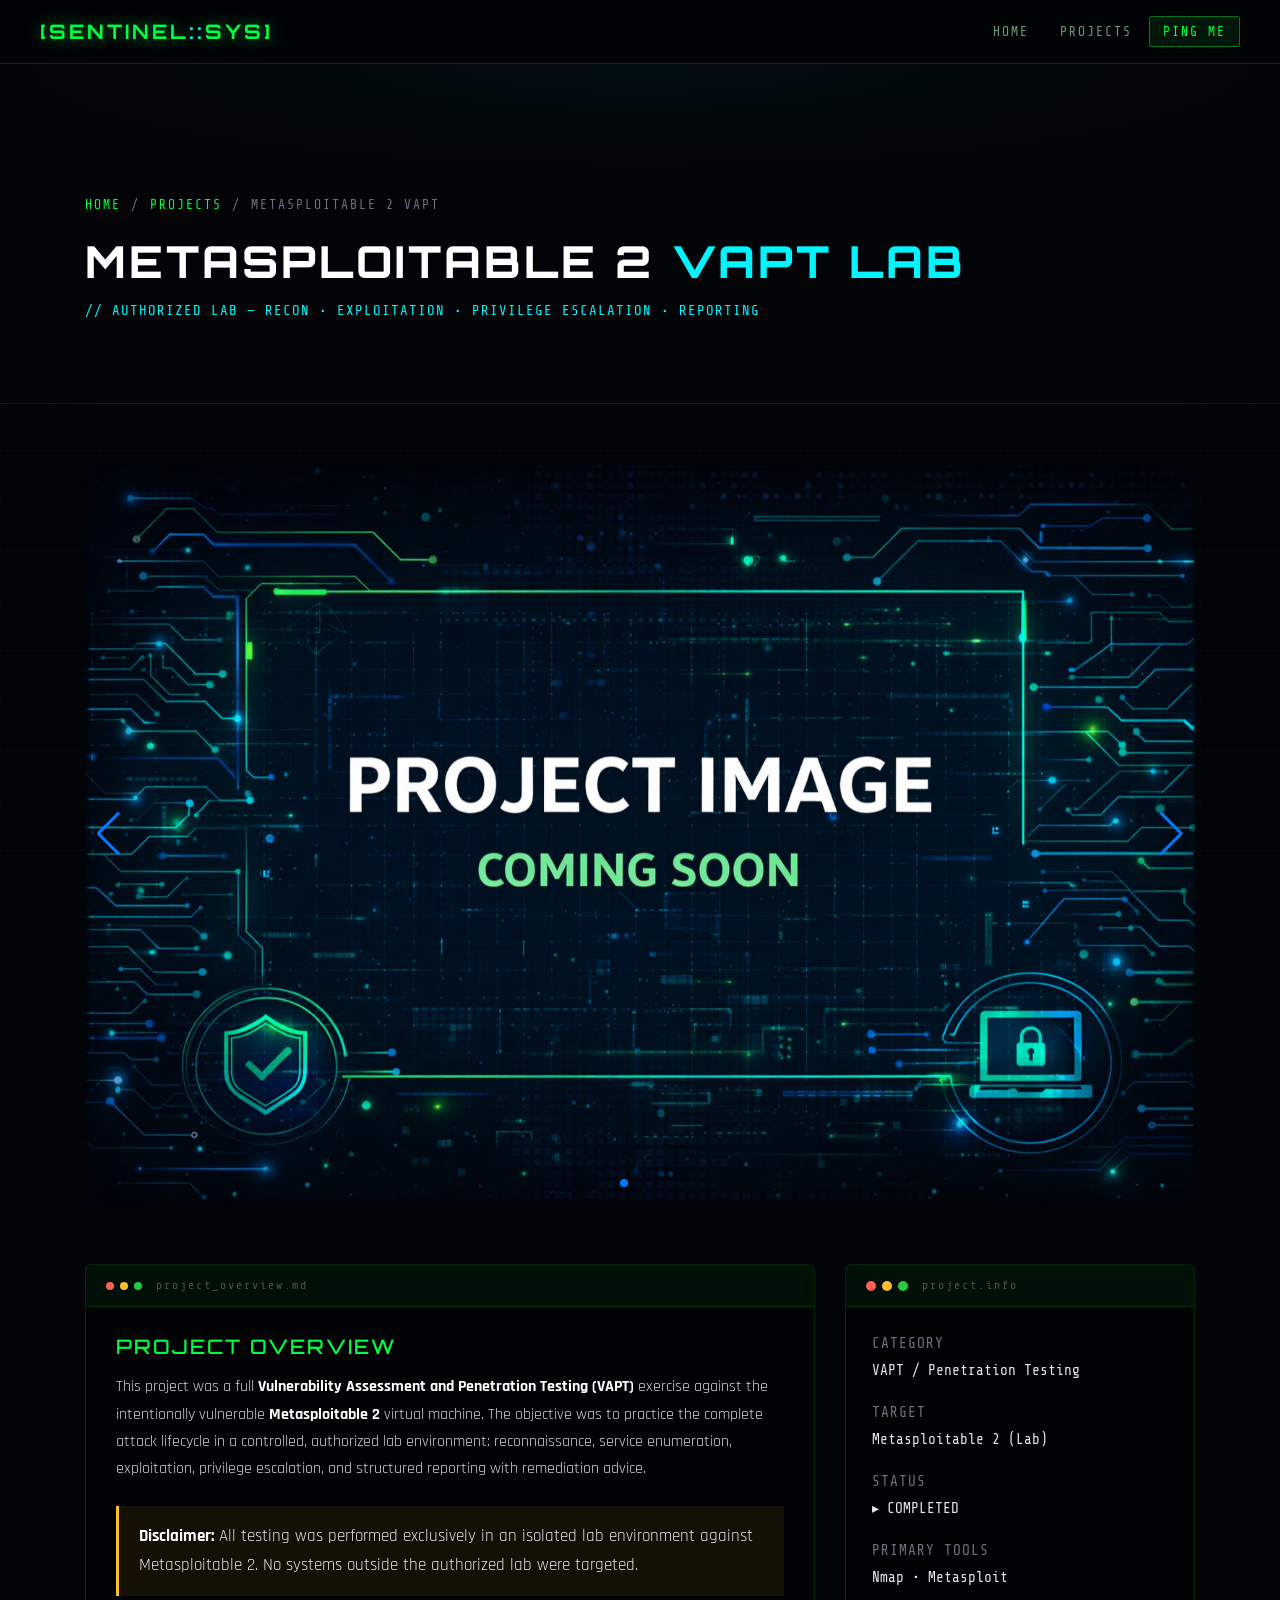
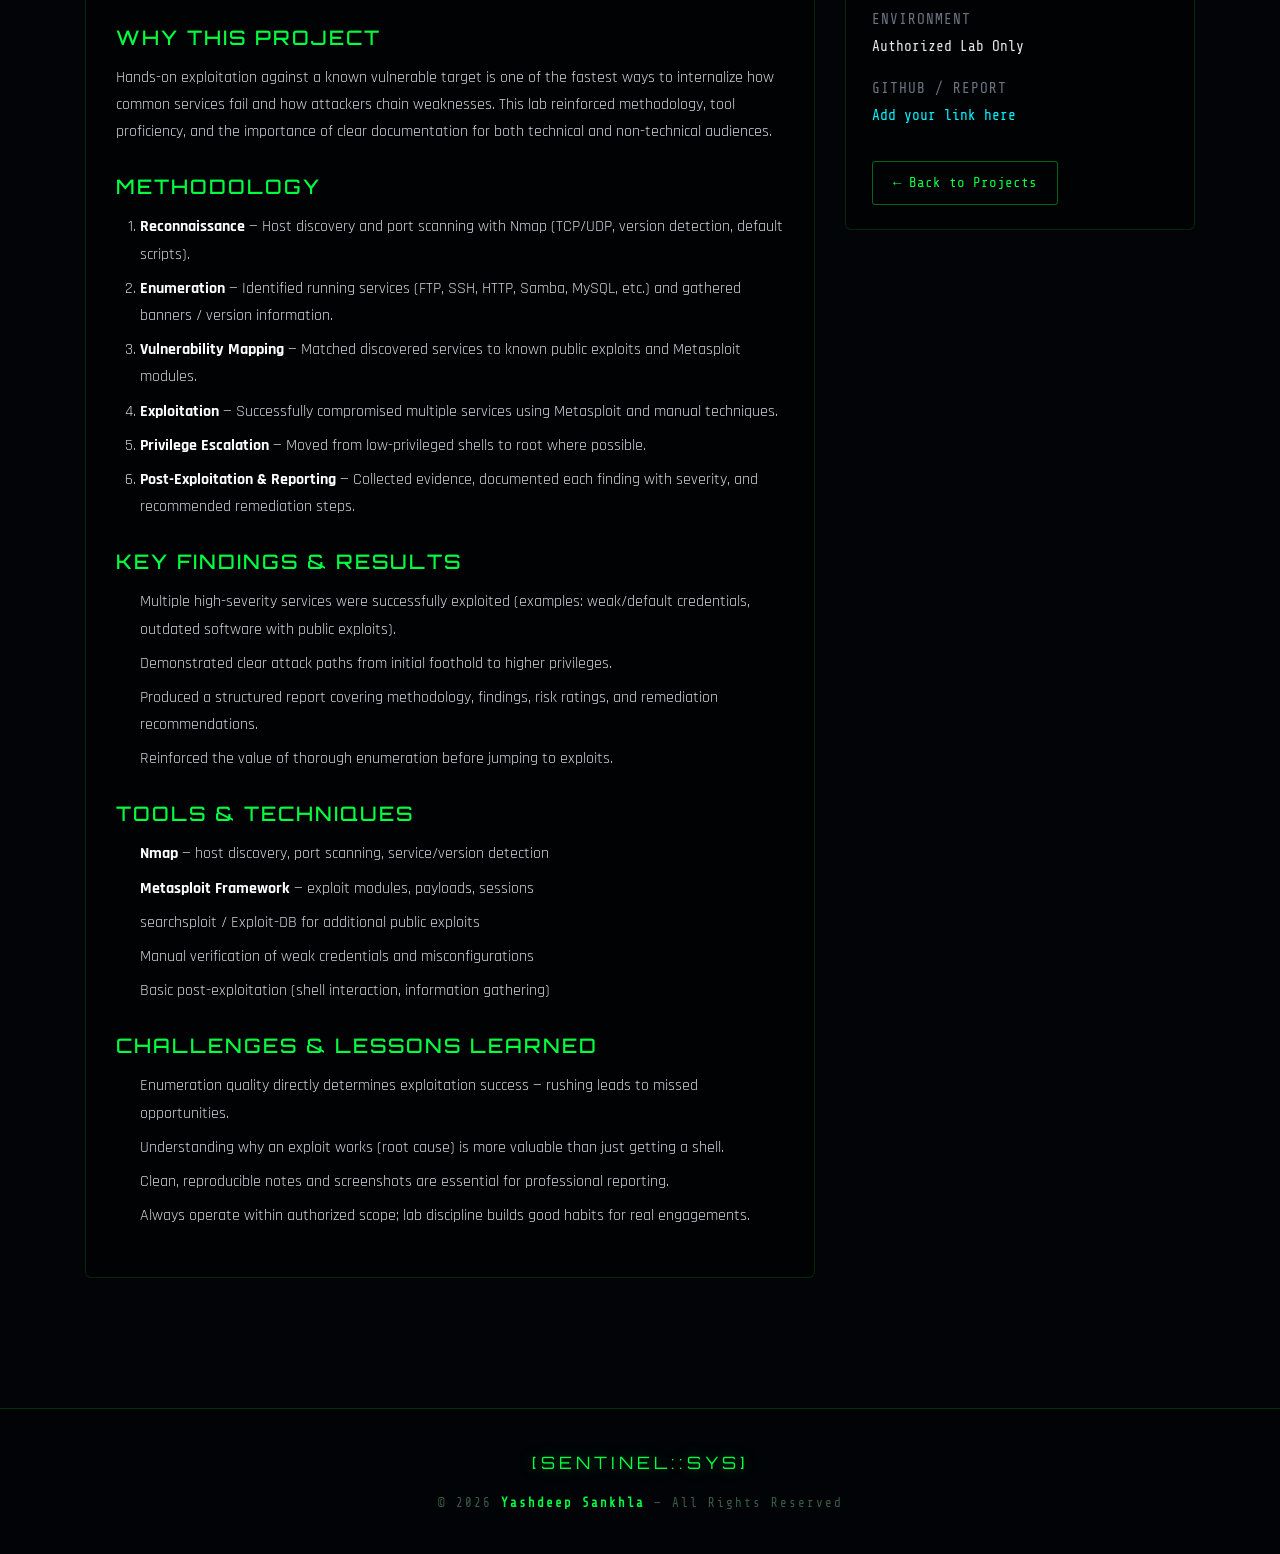
<file: portfolio-metasploitable.html>
<!DOCTYPE html>
<html lang="en">
<head>
  <meta charset="utf-8">
  <meta content="width=device-width, initial-scale=1.0" name="viewport">
  <title>Metasploitable 2 VAPT Lab — Yashdeep Sankhla | Sentinel</title>
  <meta name="description" content="Authorized Metasploitable 2 vulnerability assessment and penetration testing lab by Yashdeep Sankhla — recon, exploitation, privilege escalation, and reporting.">
  <meta name="author" content="Yashdeep Sankhla">

  <!-- Favicons -->
  <link rel="apple-touch-icon" sizes="180x180" href="assets/img/favicon_io/apple-touch-icon.png">
  <link rel="icon" type="image/png" sizes="32x32" href="assets/img/favicon_io/favicon-32x32.png">
  <link rel="icon" type="image/png" sizes="16x16" href="assets/img/favicon_io/favicon-16x16.png">
  <link rel="manifest" href="assets/img/favicon_io/site.webmanifest">

  <!-- Fonts -->
  <link href="https://fonts.googleapis.com" rel="preconnect">
  <link href="https://fonts.gstatic.com" rel="preconnect" crossorigin>
  <link href="https://fonts.googleapis.com/css2?family=Orbitron:wght@400;500;600;700;800;900&family=Share+Tech+Mono&family=Rajdhani:wght@300;400;500;600;700&display=swap" rel="stylesheet">

  <!-- Icons -->
  <link rel="stylesheet" href="https://cdnjs.cloudflare.com/ajax/libs/font-awesome/6.5.2/css/all.min.css">
  <link rel="stylesheet" href="https://cdn.jsdelivr.net/npm/bootstrap-icons@1.11.3/font/bootstrap-icons.min.css">

  <!-- Vendor CSS -->
  <link href="assets/vendor/bootstrap/css/bootstrap.min.css" rel="stylesheet">
  <link href="assets/vendor/aos/aos.css" rel="stylesheet">
  <link href="assets/vendor/glightbox/css/glightbox.min.css" rel="stylesheet">
  <link href="assets/vendor/swiper/swiper-bundle.min.css" rel="stylesheet">

  <!-- Main CSS -->
  <link href="assets/css/main.css" rel="stylesheet">

  <style>
    .page-hero {
      padding: 6.5rem 0 3rem;
      border-bottom: 1px solid rgba(0,255,65,0.12);
      background:
        radial-gradient(ellipse 80% 50% at 50% 0%, rgba(0,245,255,0.04) 0%, transparent 65%),
        var(--bg, #020408);
    }
    .breadcrumb-trail {
      font-family: var(--font-mono, "Share Tech Mono", monospace);
      font-size: 0.65rem;
      color: #6b7280;
      letter-spacing: 2px;
      margin-bottom: 1rem;
      display: flex;
      gap: 0.5rem;
      align-items: center;
    }
    .breadcrumb-trail a { color: #00ff41; text-decoration: none; }
    .breadcrumb-trail a:hover { opacity: 0.75; }
    .page-hero h1 {
      font-family: var(--font-hud, Orbitron, sans-serif);
      font-size: clamp(1.35rem, 3.5vw, 2.2rem);
      font-weight: 800;
      color: #fff;
      letter-spacing: 3px;
      text-transform: uppercase;
      margin: 0 0 0.5rem;
    }
    .page-hero h1 .accent { color: #00f5ff; }
    .hero-tagline {
      font-family: var(--font-mono, "Share Tech Mono", monospace);
      font-size: 0.7rem;
      color: #00f5ff;
      letter-spacing: 1px;
    }
    .desc-panel {
      background: rgba(0,0,0,0.45);
      border: 1px solid rgba(0,255,65,0.15);
      border-radius: 6px;
      margin-bottom: 1.5rem;
      overflow: hidden;
    }
    .desc-panel .panel-hdr {
      display: flex;
      align-items: center;
      gap: 6px;
      padding: 0.55rem 1rem;
      background: rgba(0,255,65,0.06);
      border-bottom: 1px solid rgba(0,255,65,0.12);
      font-family: var(--font-mono, "Share Tech Mono", monospace);
      font-size: 0.65rem;
      color: #9ca3af;
    }
    .desc-panel .panel-hdr .dot {
      width: 8px; height: 8px; border-radius: 50%;
    }
    .desc-panel .panel-hdr .dot.red { background: #ff5f56; }
    .desc-panel .panel-hdr .dot.yellow { background: #ffbd2e; }
    .desc-panel .panel-hdr .dot.green { background: #27c93f; }
    .desc-body {
      padding: 1.4rem 1.5rem;
      font-family: var(--font-body, Rajdhani, sans-serif);
      color: #d1d5db;
      line-height: 1.7;
    }
    .desc-body h2 {
      font-family: var(--font-hud, Orbitron, sans-serif);
      font-size: 1rem;
      color: #00ff41;
      letter-spacing: 2px;
      margin: 1.5rem 0 0.7rem;
      text-transform: uppercase;
    }
    .desc-body h2:first-child { margin-top: 0; }
    .desc-body p { margin-bottom: 0.9rem; }
    .desc-body ul, .desc-body ol {
      padding-left: 1.2rem;
      margin-bottom: 1rem;
    }
    .desc-body li { margin-bottom: 0.35rem; }
    .desc-body strong { color: #fff; }
    .info-panel {
      background: rgba(0,0,0,0.45);
      border: 1px solid rgba(0,255,65,0.15);
      border-radius: 6px;
      overflow: hidden;
      position: sticky;
      top: 90px;
    }
    .info-panel .panel-hdr {
      display: flex;
      align-items: center;
      gap: 6px;
      padding: 0.55rem 1rem;
      background: rgba(0,255,65,0.06);
      border-bottom: 1px solid rgba(0,255,65,0.12);
      font-family: var(--font-mono, "Share Tech Mono", monospace);
      font-size: 0.65rem;
      color: #9ca3af;
    }
    .info-body { padding: 1.2rem 1.3rem; }
    .info-row {
      display: flex;
      flex-direction: column;
      margin-bottom: 0.9rem;
      font-family: var(--font-mono, "Share Tech Mono", monospace);
      font-size: 0.72rem;
    }
    .info-row .label { color: #6b7280; letter-spacing: 1px; margin-bottom: 2px; }
    .info-row .value { color: #e5e7eb; }
    .info-row .value a { color: #00f5ff; text-decoration: none; }
    .info-row .value a:hover { text-decoration: underline; }
    .status-done { color: #00ff41; }
    .btn-back {
      display: inline-block;
      margin-top: 0.8rem;
      font-family: var(--font-mono, "Share Tech Mono", monospace);
      font-size: 0.7rem;
      color: #00ff41;
      border: 1px solid rgba(0,255,65,0.4);
      padding: 0.45rem 1rem;
      text-decoration: none;
      border-radius: 3px;
      transition: background 0.2s;
    }
    .btn-back:hover { background: rgba(0,255,65,0.1); color: #00ff41; }
    .proj-detail-section { padding: 3rem 0 5rem; }
    .disclaimer {
      margin-top: 1.2rem;
      padding: 0.8rem 1rem;
      border-left: 3px solid #ffbd2e;
      background: rgba(255,189,46,0.08);
      font-size: 0.85rem;
      color: #e5e7eb;
    }
  </style>
</head>

<body class="portfolio-details-page">
  <div class="cyber-grid"></div>
  <div class="scanlines"></div>

  <!-- HEADER -->
  <header id="header" class="header">
    <div class="header-inner">
      <a href="index.html" class="logo">[SENTINEL<span class="logo-sep">::</span>SYS]</a>
      <nav id="navmenu" class="navmenu">
        <ul>
          <li><a href="index.html">Home</a></li>
          <li><a href="index.html#portfolio">Projects</a></li>
          <li><a href="index.html#contact" class="nav-cta">Ping Me</a></li>
        </ul>
      </nav>
    </div>
  </header>

  <main class="main">

    <!-- PAGE HERO -->
    <div class="page-hero">
      <div class="container">
        <div class="breadcrumb-trail">
          <a href="index.html">HOME</a>
          <span class="sep">/</span>
          <a href="index.html#portfolio">PROJECTS</a>
          <span class="sep">/</span>
          <span>METASPLOITABLE 2 VAPT</span>
        </div>
        <h1>Metasploitable 2 <span class="accent">VAPT Lab</span></h1>
        <p class="hero-tagline">// AUTHORIZED LAB — RECON • EXPLOITATION • PRIVILEGE ESCALATION • REPORTING</p>
      </div>
    </div>

    <section class="proj-detail-section">
      <div class="container">

        <!-- IMAGE SLIDER — replace placeholder.png with real screenshots -->
        <div class="portfolio-details-slider swiper init-swiper mb-5" data-aos="fade-up">
          <script type="application/json" class="swiper-config">
            {"loop":true,"speed":600,"autoplay":{"delay":5000},"slidesPerView":"auto","navigation":{"nextEl":".swiper-button-next","prevEl":".swiper-button-prev"},"pagination":{"el":".swiper-pagination","type":"bullets","clickable":true}}
          </script>
          <div class="swiper-wrapper align-items-center">
            <div class="swiper-slide">
              <img src="assets/img/portfolio/placeholder.png" alt="Nmap scan results against Metasploitable 2">
            </div>
            <div class="swiper-slide">
              <img src="assets/img/portfolio/placeholder.png" alt="Metasploit console / successful exploit">
            </div>
            <div class="swiper-slide">
              <img src="assets/img/portfolio/placeholder.png" alt="Privilege escalation / post-exploitation">
            </div>
          </div>
          <div class="swiper-button-prev"></div>
          <div class="swiper-button-next"></div>
          <div class="swiper-pagination"></div>
        </div>

        <div class="row gy-4">

          <!-- LEFT: Main content -->
          <div class="col-lg-8">

            <div class="desc-panel" data-aos="fade-up">
              <div class="panel-hdr">
                <span class="dot red"></span><span class="dot yellow"></span><span class="dot green"></span>
                <span class="term-title">project_overview.md</span>
              </div>
              <div class="desc-body">
                <h2>Project Overview</h2>
                <p>
                  This project was a full <strong>Vulnerability Assessment and Penetration Testing (VAPT)</strong>
                  exercise against the intentionally vulnerable <strong>Metasploitable 2</strong> virtual machine.
                  The objective was to practice the complete attack lifecycle in a controlled, authorized
                  lab environment: reconnaissance, service enumeration, exploitation, privilege escalation,
                  and structured reporting with remediation advice.
                </p>

                <div class="disclaimer">
                  <strong>Disclaimer:</strong> All testing was performed exclusively in an isolated lab environment
                  against Metasploitable 2. No systems outside the authorized lab were targeted.
                </div>

                <h2>Why This Project</h2>
                <p>
                  Hands-on exploitation against a known vulnerable target is one of the fastest ways to
                  internalize how common services fail and how attackers chain weaknesses. This lab
                  reinforced methodology, tool proficiency, and the importance of clear documentation
                  for both technical and non-technical audiences.
                </p>

                <h2>Methodology</h2>
                <ol>
                  <li><strong>Reconnaissance</strong> — Host discovery and port scanning with Nmap (TCP/UDP, version detection, default scripts).</li>
                  <li><strong>Enumeration</strong> — Identified running services (FTP, SSH, HTTP, Samba, MySQL, etc.) and gathered banners / version information.</li>
                  <li><strong>Vulnerability Mapping</strong> — Matched discovered services to known public exploits and Metasploit modules.</li>
                  <li><strong>Exploitation</strong> — Successfully compromised multiple services using Metasploit and manual techniques.</li>
                  <li><strong>Privilege Escalation</strong> — Moved from low-privileged shells to root where possible.</li>
                  <li><strong>Post-Exploitation &amp; Reporting</strong> — Collected evidence, documented each finding with severity, and recommended remediation steps.</li>
                </ol>

                <h2>Key Findings &amp; Results</h2>
                <ul>
                  <li>Multiple high-severity services were successfully exploited (examples: weak/default credentials, outdated software with public exploits).</li>
                  <li>Demonstrated clear attack paths from initial foothold to higher privileges.</li>
                  <li>Produced a structured report covering methodology, findings, risk ratings, and remediation recommendations.</li>
                  <li>Reinforced the value of thorough enumeration before jumping to exploits.</li>
                </ul>

                <h2>Tools &amp; Techniques</h2>
                <ul>
                  <li><strong>Nmap</strong> — host discovery, port scanning, service/version detection</li>
                  <li><strong>Metasploit Framework</strong> — exploit modules, payloads, sessions</li>
                  <li>searchsploit / Exploit-DB for additional public exploits</li>
                  <li>Manual verification of weak credentials and misconfigurations</li>
                  <li>Basic post-exploitation (shell interaction, information gathering)</li>
                </ul>

                <h2>Challenges &amp; Lessons Learned</h2>
                <ul>
                  <li>Enumeration quality directly determines exploitation success — rushing leads to missed opportunities.</li>
                  <li>Understanding why an exploit works (root cause) is more valuable than just getting a shell.</li>
                  <li>Clean, reproducible notes and screenshots are essential for professional reporting.</li>
                  <li>Always operate within authorized scope; lab discipline builds good habits for real engagements.</li>
                </ul>
              </div>
            </div>

          </div>

          <!-- RIGHT: Project info sidebar -->
          <div class="col-lg-4">
            <div class="info-panel" data-aos="fade-up" data-aos-delay="100">
              <div class="panel-hdr">
                <span class="dot red"></span><span class="dot yellow"></span><span class="dot green"></span>
                <span class="term-title">project.info</span>
              </div>
              <div class="info-body">
                <div class="info-row">
                  <span class="label">CATEGORY</span>
                  <span class="value">VAPT / Penetration Testing</span>
                </div>
                <div class="info-row">
                  <span class="label">TARGET</span>
                  <span class="value">Metasploitable 2 (Lab)</span>
                </div>
                <div class="info-row">
                  <span class="label">STATUS</span>
                  <span class="value status-done">▸ COMPLETED</span>
                </div>
                <div class="info-row">
                  <span class="label">PRIMARY TOOLS</span>
                  <span class="value">Nmap • Metasploit</span>
                </div>
                <div class="info-row">
                  <span class="label">ENVIRONMENT</span>
                  <span class="value">Authorized Lab Only</span>
                </div>
                <div class="info-row">
                  <span class="label">GITHUB / REPORT</span>
                  <span class="value"><a href="https://github.com/y4shsec" target="_blank" rel="noopener">Add your link here</a></span>
                </div>
                <a href="index.html#portfolio" class="btn-back">← Back to Projects</a>
              </div>
            </div>
          </div>

        </div>
      </div>
    </section>

  </main>

  <footer id="footer" class="footer">
    <div class="footer-inner">
      <div class="footer-logo">[SENTINEL::SYS]</div>
      <p class="footer-copy">&copy; 2026 <strong>Yashdeep Sankhla</strong> — All Rights Reserved</p>
    </div>
  </footer>

  <a href="#" id="scroll-top" class="scroll-top"><i class="bi bi-arrow-up-short"></i></a>

  <script src="assets/vendor/bootstrap/js/bootstrap.bundle.min.js"></script>
  <script src="assets/vendor/aos/aos.js"></script>
  <script src="assets/vendor/glightbox/js/glightbox.min.js"></script>
  <script src="assets/vendor/swiper/swiper-bundle.min.js"></script>
  <script src="assets/js/main.js"></script>
</body>
</html>
</file>
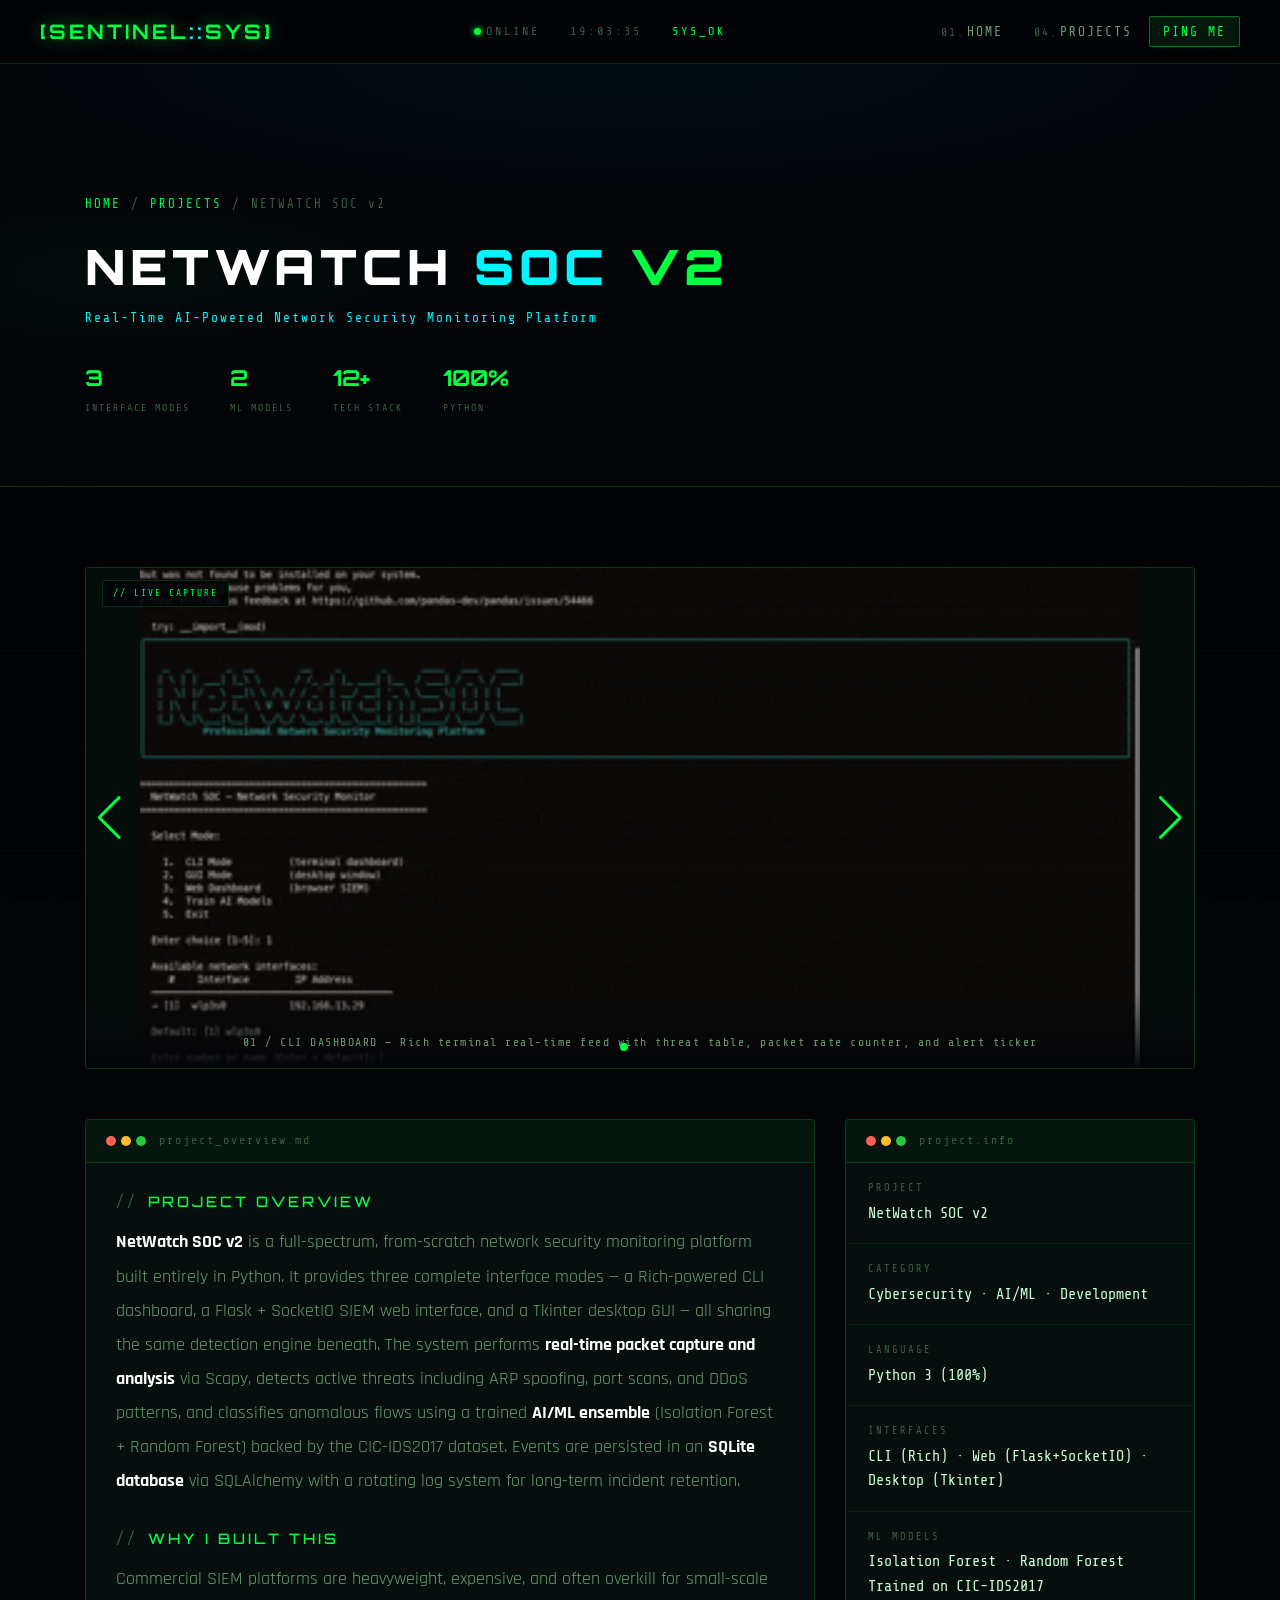
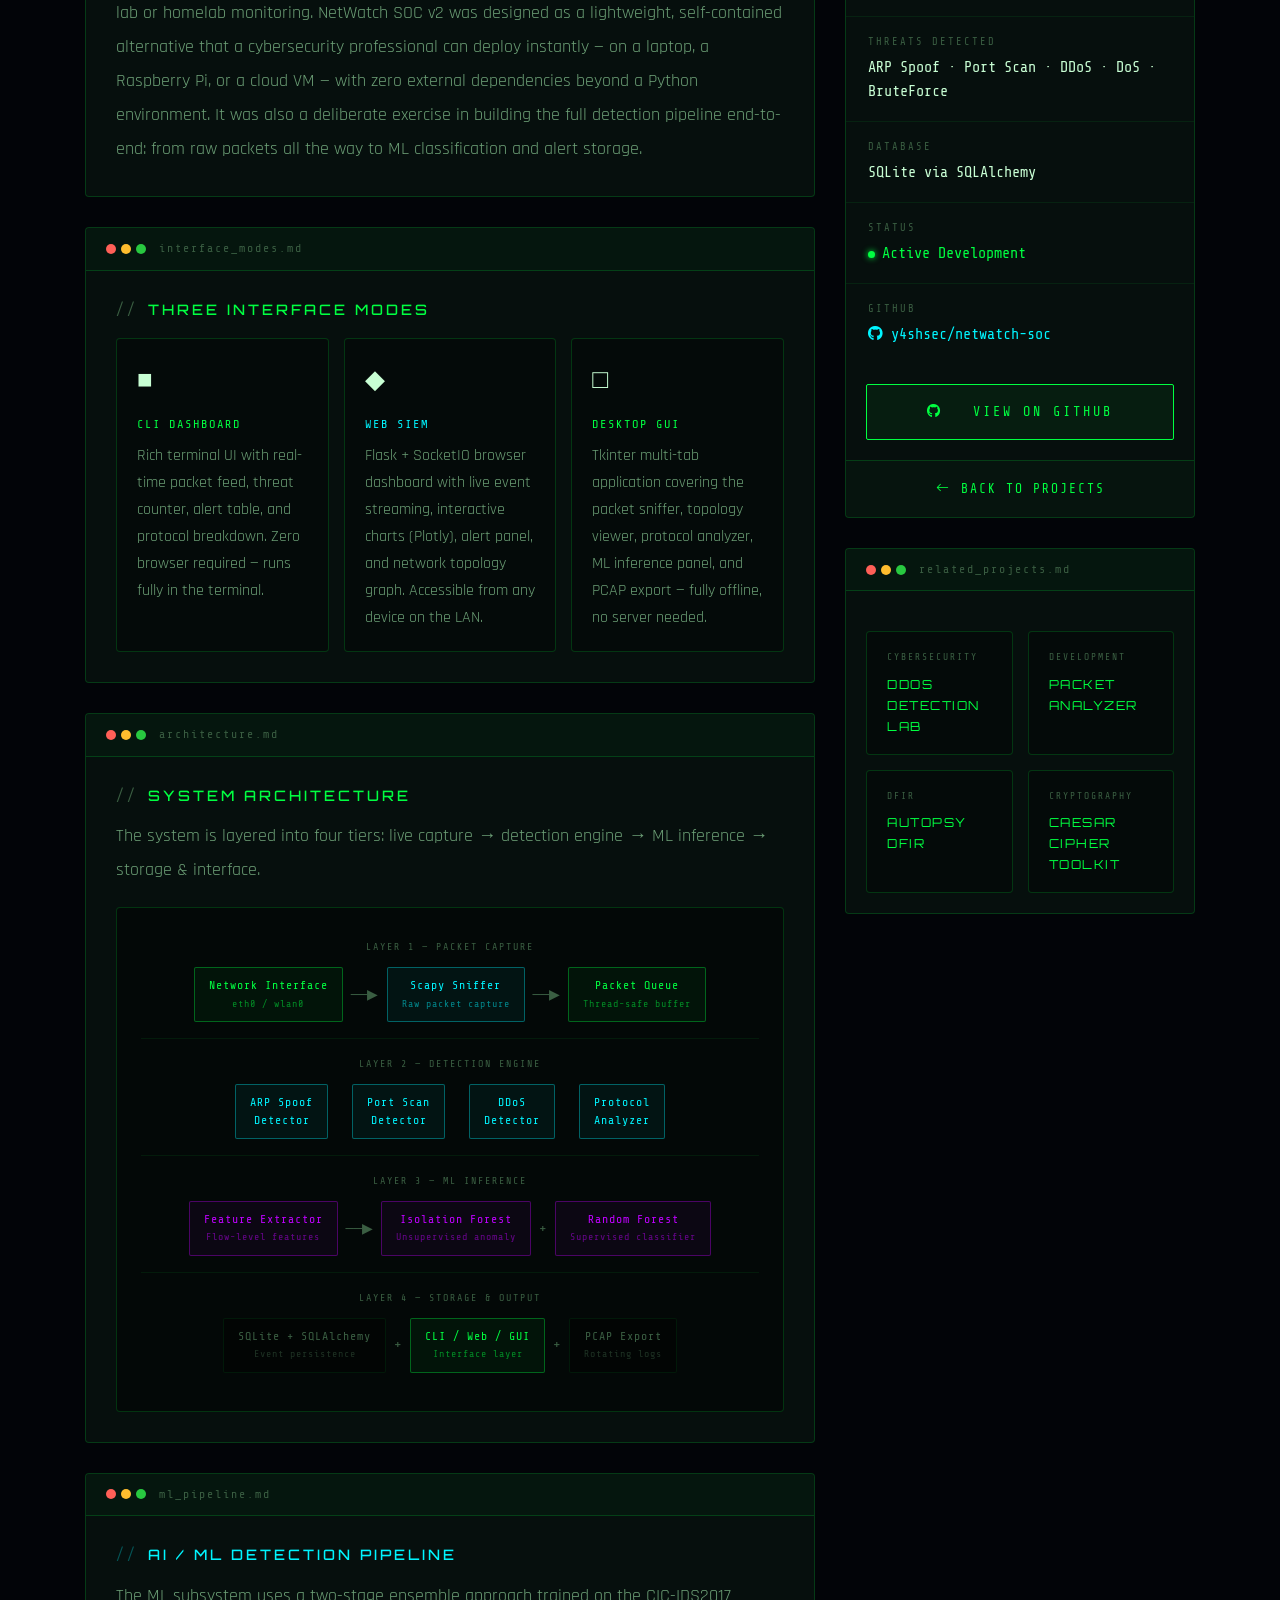
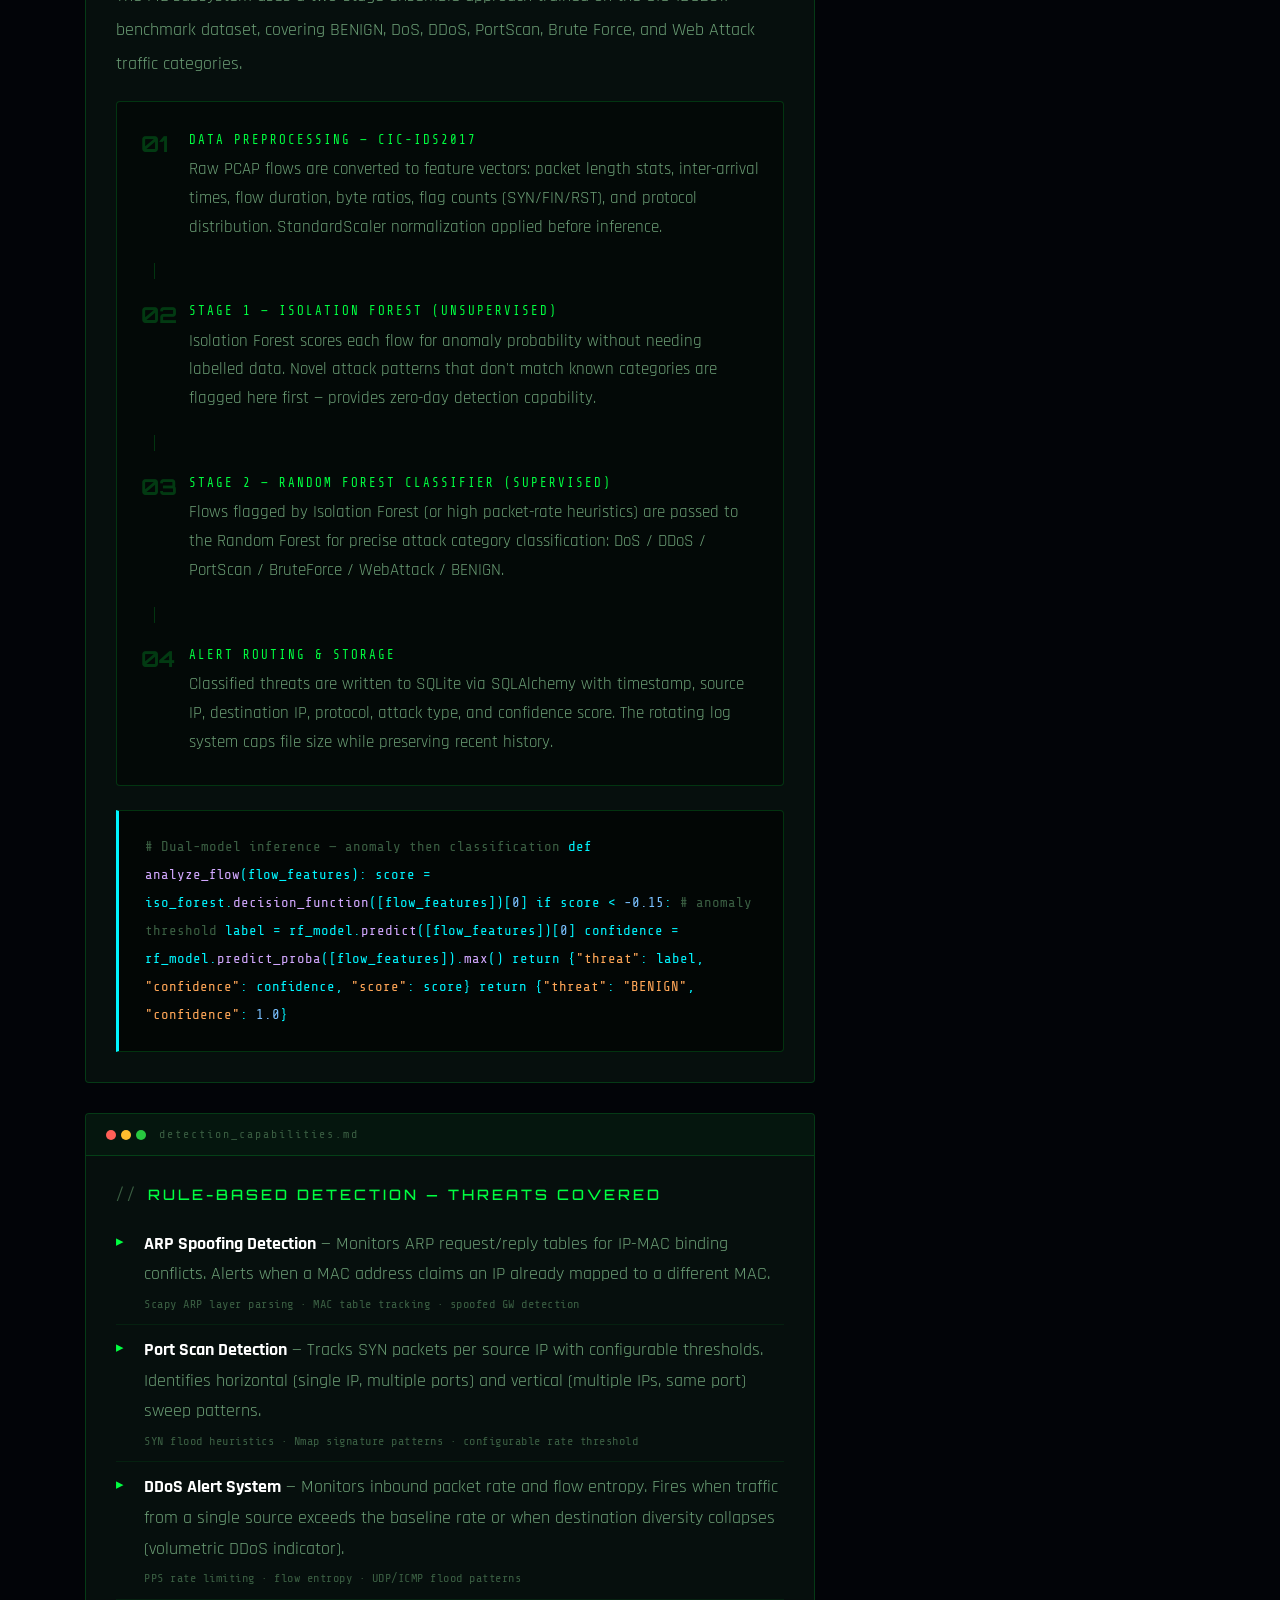
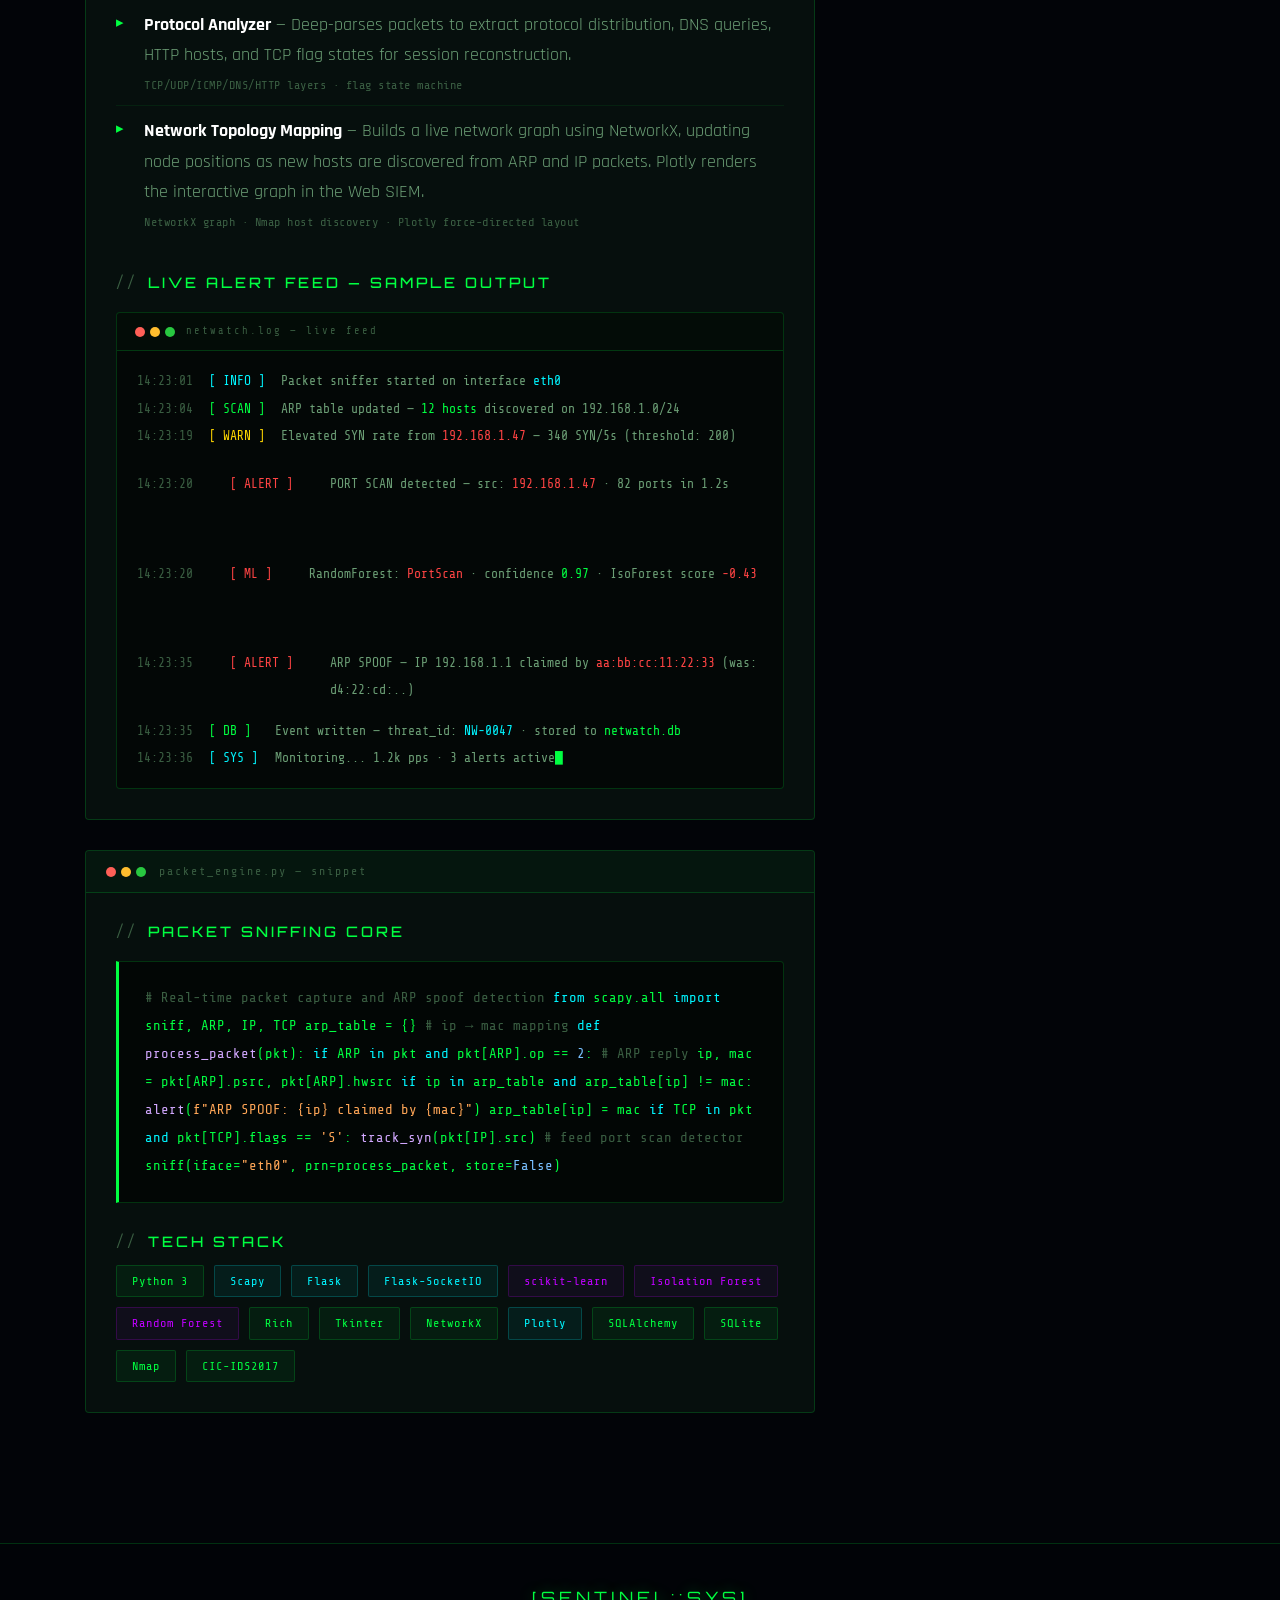
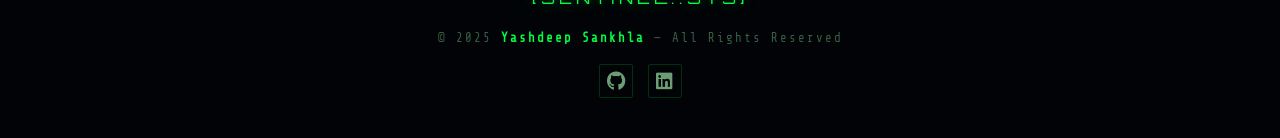
<file: portfolio-netwatch.html>
<!DOCTYPE html>
<html lang="en">

<head>
  <meta charset="utf-8">
  <meta content="width=device-width, initial-scale=1.0" name="viewport">
  <title>Project Details — NetWatch SOC v2 | Yashdeep Sankhla</title>
  <meta name="description" content="NetWatch SOC v2 — Real-Time AI-Powered Network Security Monitoring Platform built by Yashdeep Sankhla. CLI, Web SIEM, Desktop GUI with ML anomaly detection.">

  <!-- Favicons -->
  <link rel="apple-touch-icon" sizes="180x180" href="assets/img/favicon_io/apple-touch-icon.png">
  <link rel="icon" type="image/png" sizes="32x32" href="assets/img/favicon_io/favicon-32x32.png">
  <link rel="icon" type="image/png" sizes="16x16" href="assets/img/favicon_io/favicon-16x16.png">
  <link rel="manifest" href="assets/img/favicon_io/site.webmanifest">

  <!-- Fonts -->
  <link href="https://fonts.googleapis.com" rel="preconnect">
  <link href="https://fonts.gstatic.com" rel="preconnect" crossorigin>
  <link href="https://fonts.googleapis.com/css2?family=Orbitron:wght@400;500;600;700;800;900&family=Share+Tech+Mono&family=Rajdhani:wght@300;400;500;600;700&display=swap" rel="stylesheet">

  <!-- Icons -->
  <link rel="stylesheet" href="https://cdnjs.cloudflare.com/ajax/libs/font-awesome/6.5.2/css/all.min.css">
  <link rel="stylesheet" href="https://cdn.jsdelivr.net/npm/bootstrap-icons@1.11.3/font/bootstrap-icons.min.css">

  <!-- Vendor CSS -->
  <link href="assets/vendor/bootstrap/css/bootstrap.min.css" rel="stylesheet">
  <link href="assets/vendor/aos/aos.css" rel="stylesheet">
  <link href="assets/vendor/glightbox/css/glightbox.min.css" rel="stylesheet">
  <link href="assets/vendor/swiper/swiper-bundle.min.css" rel="stylesheet">

  <!-- Main CSS -->
  <link href="assets/css/main.css" rel="stylesheet">

  <style>
    /* ═══════════════════════════════════════════════
       NETWATCH SOC v2 — PAGE-SPECIFIC STYLES
    ═══════════════════════════════════════════════ */

    /* PAGE HERO */
    .page-hero {
      padding: 6.5rem 0 3.5rem;
      position: relative;
      border-bottom: 1px solid var(--border);
      background:
        radial-gradient(ellipse 80% 50% at 50% 0%, rgba(0,245,255,0.04) 0%, transparent 65%),
        radial-gradient(ellipse 40% 30% at 10% 50%, rgba(0,255,65,0.03) 0%, transparent 70%),
        var(--bg);
    }

    .breadcrumb-trail {
      font-family: var(--font-mono);
      font-size: 0.62rem;
      color: var(--text-muted);
      letter-spacing: 2px;
      margin-bottom: 1.2rem;
      display: flex;
      align-items: center;
      gap: 0.5rem;
    }
    .breadcrumb-trail a { color: var(--green); transition: opacity 0.2s; }
    .breadcrumb-trail a:hover { opacity: 0.7; }
    .breadcrumb-trail .sep { color: var(--text-muted); }

    .page-hero h1 {
      font-family: var(--font-hud);
      font-size: clamp(1.4rem, 3.8vw, 2.5rem);
      font-weight: 900;
      color: #fff;
      letter-spacing: 5px;
      text-transform: uppercase;
      margin: 0 0 0.6rem;
      line-height: 1.15;
    }
    .page-hero h1 .accent { color: var(--cyan); }
    .page-hero h1 .accent-g { color: var(--green); }

    .hero-tagline {
      font-family: var(--font-mono);
      font-size: 0.65rem;
      color: var(--cyan);
      letter-spacing: 2px;
      opacity: 0.85;
      margin-bottom: 1.5rem;
    }

    .hero-stat-row {
      display: flex;
      gap: 2rem;
      flex-wrap: wrap;
    }
    .h-stat {
      display: flex;
      flex-direction: column;
      gap: 0.15rem;
    }
    .h-stat-val {
      font-family: var(--font-hud);
      font-size: 1.1rem;
      font-weight: 700;
      color: var(--green);
    }
    .h-stat-key {
      font-family: var(--font-mono);
      font-size: 0.5rem;
      color: var(--text-muted);
      letter-spacing: 2px;
      text-transform: uppercase;
    }

    /* SECTION */
    .proj-detail-section { padding: 4rem 0 5rem; }

    /* GIF SWIPER */
    .detail-slider {
      border: 1px solid var(--border);
      border-radius: 4px;
      overflow: hidden;
      background: var(--bg-card);
      margin-bottom: 2.5rem;
      position: relative;
    }
    .detail-slider::before {
      content: "// LIVE CAPTURE";
      position: absolute;
      top: 0.6rem;
      left: 0.8rem;
      font-family: var(--font-mono);
      font-size: 0.48rem;
      letter-spacing: 2px;
      color: var(--green);
      background: rgba(2,4,8,0.9);
      padding: 0.2rem 0.5rem;
      border: 1px solid var(--border);
      border-radius: 2px;
      z-index: 10;
    }
    .detail-slider .swiper-slide img {
      width: 100%;
      height: auto;
      max-height: 500px;
      object-fit: contain;
      object-position: center top;
      display: block;
      background: #050d0a;
    }
    .detail-slider .swiper-button-next,
    .detail-slider .swiper-button-prev { color: var(--green); }
    .detail-slider .swiper-pagination-bullet-active { background: var(--green); }
    .swiper-slide-caption {
      position: absolute;
      bottom: 0;
      left: 0;
      right: 0;
      background: linear-gradient(transparent, rgba(2,4,8,0.95));
      padding: 2rem 1rem 0.8rem;
      font-family: var(--font-mono);
      font-size: 0.58rem;
      color: var(--text-dim);
      letter-spacing: 1.5px;
      text-align: center;
      z-index: 5;
    }

    /* PANELS */
    .desc-panel {
      background: var(--bg-card);
      border: 1px solid var(--border);
      border-radius: 4px;
      overflow: hidden;
      margin-bottom: 1.5rem;
    }
    .desc-panel .panel-hdr {
      display: flex;
      align-items: center;
      gap: 5px;
      padding: 0.55rem 1rem;
      background: rgba(0,255,65,0.03);
      border-bottom: 1px solid var(--border);
    }
    .desc-panel .term-title {
      font-family: var(--font-mono);
      font-size: 0.58rem;
      color: var(--text-muted);
      letter-spacing: 2px;
      margin-left: 0.4rem;
    }
    .desc-body { padding: 1.5rem; }

    .desc-body h2 {
      font-family: var(--font-hud);
      font-size: 0.72rem;
      letter-spacing: 3px;
      text-transform: uppercase;
      color: var(--green);
      margin-bottom: 0.75rem;
      margin-top: 1.6rem;
      display: flex;
      align-items: center;
      gap: 0.5rem;
    }
    .desc-body h2:first-child { margin-top: 0; }
    .desc-body h2::before {
      content: '//';
      color: var(--text-muted);
      font-family: var(--font-mono);
    }
    .desc-body h2.cyan-head { color: var(--cyan); }
    .desc-body h2.cyan-head::before { color: rgba(0,245,255,0.3); }

    .desc-body p {
      font-family: var(--font-body);
      font-size: 0.92rem;
      color: var(--text-dim);
      line-height: 1.85;
      margin-bottom: 0;
    }

    /* Feature list */
    .feature-list { list-style: none; padding: 0; margin: 0; }
    .feature-list li {
      font-family: var(--font-body);
      font-size: 0.9rem;
      color: var(--text-dim);
      padding: 0.5rem 0 0.5rem 1.4rem;
      position: relative;
      border-bottom: 1px solid var(--border-dim);
      line-height: 1.7;
    }
    .feature-list li:last-child { border-bottom: none; }
    .feature-list li::before {
      content: '▸';
      position: absolute;
      left: 0;
      color: var(--green);
      font-size: 0.75rem;
    }
    .feature-list li strong { color: #fff; }
    .feature-list li .sub-note {
      font-family: var(--font-mono);
      font-size: 0.6rem;
      color: var(--text-muted);
      display: block;
      margin-top: 0.2rem;
      letter-spacing: 0.5px;
    }

    /* Code block */
    .code-block {
      background: rgba(0,0,0,0.55);
      border: 1px solid var(--border);
      border-left: 3px solid var(--green);
      border-radius: 0 4px 4px 0;
      padding: 1.1rem 1.3rem;
      margin: 1rem 0 0;
      font-family: var(--font-mono);
      font-size: 0.7rem;
      color: var(--green);
      line-height: 2;
      overflow-x: auto;
    }
    .code-block.cyan { border-left-color: var(--cyan); color: var(--cyan); }
    .code-block .cmt  { color: var(--text-muted); }
    .code-block .kw   { color: var(--cyan); }
    .code-block .str  { color: #ffa657; }
    .code-block .fn   { color: #d2a8ff; }
    .code-block .num  { color: #79c0ff; }

    /* Tag pills */
    .tag-group { display: flex; flex-wrap: wrap; gap: 0.5rem; margin-top: 0.75rem; }
    .tag-pill {
      font-family: var(--font-mono);
      font-size: 0.6rem;
      letter-spacing: 1px;
      color: var(--green);
      background: rgba(0,255,65,0.06);
      border: 1px solid var(--border);
      padding: 0.25rem 0.75rem;
      border-radius: 2px;
    }
    .tag-pill.cyan { color: var(--cyan); background: rgba(0,245,255,0.06); border-color: rgba(0,245,255,0.2); }
    .tag-pill.purple { color: var(--purple); background: rgba(191,0,255,0.06); border-color: rgba(191,0,255,0.2); }

    /* Architecture diagram */
    .arch-diagram {
      background: rgba(0,0,0,0.45);
      border: 1px solid var(--border);
      border-radius: 4px;
      padding: 1.5rem 1.2rem;
      margin-top: 1rem;
      overflow-x: auto;
    }
    .arch-row {
      display: flex;
      align-items: center;
      justify-content: center;
      gap: 0;
      margin-bottom: 0.4rem;
      flex-wrap: nowrap;
    }
    .arch-box {
      font-family: var(--font-mono);
      font-size: 0.58rem;
      letter-spacing: 1px;
      padding: 0.45rem 0.7rem;
      border-radius: 2px;
      text-align: center;
      white-space: nowrap;
      line-height: 1.5;
    }
    .arch-box.green  { color: var(--green);  border: 1px solid rgba(0,255,65,0.35);  background: rgba(0,255,65,0.05); }
    .arch-box.cyan   { color: var(--cyan);   border: 1px solid rgba(0,245,255,0.35); background: rgba(0,245,255,0.05); }
    .arch-box.purple { color: var(--purple); border: 1px solid rgba(191,0,255,0.35); background: rgba(191,0,255,0.05); }
    .arch-box.dim    { color: var(--text-muted); border: 1px solid var(--border-dim); background: rgba(0,0,0,0.3); }
    .arch-arrow {
      font-family: var(--font-mono);
      color: var(--text-muted);
      font-size: 0.7rem;
      padding: 0 0.4rem;
      flex-shrink: 0;
    }
    .arch-divider {
      width: 100%;
      height: 1px;
      background: var(--border-dim);
      margin: 0.8rem 0;
    }
    .arch-label {
      font-family: var(--font-mono);
      font-size: 0.5rem;
      color: var(--text-muted);
      letter-spacing: 2px;
      text-align: center;
      margin-bottom: 0.6rem;
    }

    /* ML pipeline visual */
    .ml-pipeline {
      background: rgba(0,0,0,0.4);
      border: 1px solid var(--border);
      border-radius: 4px;
      padding: 1.4rem 1.2rem;
      margin-top: 1rem;
    }
    .ml-step {
      display: flex;
      align-items: flex-start;
      gap: 1rem;
      margin-bottom: 1.1rem;
    }
    .ml-step:last-child { margin-bottom: 0; }
    .ml-num {
      font-family: var(--font-hud);
      font-size: 1.1rem;
      font-weight: 700;
      color: rgba(0,255,65,0.2);
      min-width: 28px;
      line-height: 1;
      padding-top: 0.15rem;
    }
    .ml-content {}
    .ml-title {
      font-family: var(--font-mono);
      font-size: 0.62rem;
      color: var(--green);
      letter-spacing: 2px;
      text-transform: uppercase;
      margin-bottom: 0.2rem;
    }
    .ml-desc {
      font-family: var(--font-body);
      font-size: 0.85rem;
      color: var(--text-dim);
      line-height: 1.7;
    }
    .ml-sep {
      width: 1px;
      height: 16px;
      background: var(--border);
      margin: 0 0 1.1rem 13px;
    }

    /* Threat detection demo */
    .threat-demo {
      background: rgba(0,0,0,0.5);
      border: 1px solid var(--border);
      border-radius: 4px;
      overflow: hidden;
      margin-top: 1rem;
    }
    .threat-demo-hdr {
      display: flex;
      align-items: center;
      gap: 5px;
      padding: 0.5rem 0.9rem;
      border-bottom: 1px solid var(--border);
      background: rgba(0,255,65,0.02);
    }
    .threat-demo-title {
      font-family: var(--font-mono);
      font-size: 0.52rem;
      color: var(--text-muted);
      letter-spacing: 2px;
      margin-left: 0.3rem;
    }
    .threat-log {
      padding: 0.8rem 1rem;
      font-family: var(--font-mono);
      font-size: 0.65rem;
      line-height: 2.1;
    }
    .tl-row { display: flex; gap: 0.8rem; align-items: baseline; }
    .tl-time { color: var(--text-muted); flex-shrink: 0; }
    .tl-level { min-width: 50px; flex-shrink: 0; }
    .tl-level.warn   { color: #ffd700; }
    .tl-level.alert  { color: var(--red); }
    .tl-level.info   { color: var(--cyan); }
    .tl-level.detect { color: var(--green); }
    .tl-msg { color: var(--text-dim); }
    .tl-msg .hl-g { color: var(--green); }
    .tl-msg .hl-c { color: var(--cyan); }
    .tl-msg .hl-r { color: var(--red); }
    .tl-cursor::after {
      content: '█';
      color: var(--green);
      animation: blink-dot 1s infinite;
    }

    /* Interface mode cards */
    .mode-grid {
      display: grid;
      grid-template-columns: repeat(3, 1fr);
      gap: 0.75rem;
      margin-top: 1rem;
    }
    @media (max-width: 768px) { .mode-grid { grid-template-columns: 1fr; } }
    .mode-card {
      background: rgba(0,0,0,0.3);
      border: 1px solid var(--border);
      border-radius: 4px;
      padding: 1rem;
      transition: var(--t);
    }
    .mode-card:hover {
      border-color: rgba(0,255,65,0.35);
      background: rgba(0,255,65,0.02);
    }
    .mode-icon {
      font-size: 1.3rem;
      margin-bottom: 0.5rem;
    }
    .mode-title {
      font-family: var(--font-mono);
      font-size: 0.6rem;
      color: var(--green);
      letter-spacing: 2px;
      text-transform: uppercase;
      margin-bottom: 0.4rem;
    }
    .mode-title.c { color: var(--cyan); }
    .mode-desc {
      font-family: var(--font-body);
      font-size: 0.82rem;
      color: var(--text-dim);
      line-height: 1.65;
    }

    /* Info Sidebar */
    .info-panel {
      background: var(--bg-card);
      border: 1px solid var(--border);
      border-radius: 4px;
      overflow: hidden;
      position: sticky;
      top: 80px;
    }
    .info-panel .panel-hdr {
      display: flex;
      align-items: center;
      gap: 5px;
      padding: 0.55rem 1rem;
      background: rgba(0,255,65,0.03);
      border-bottom: 1px solid var(--border);
    }
    .info-rows { padding: 0; }
    .info-row {
      display: flex;
      flex-direction: column;
      gap: 0.2rem;
      padding: 0.85rem 1.1rem;
      border-bottom: 1px solid var(--border-dim);
    }
    .info-row:last-child { border-bottom: none; }
    .info-key {
      font-family: var(--font-mono);
      font-size: 0.52rem;
      color: var(--text-muted);
      letter-spacing: 2px;
      text-transform: uppercase;
    }
    .info-val {
      font-family: var(--font-mono);
      font-size: 0.76rem;
      color: var(--text);
      line-height: 1.6;
    }
    .info-val a { color: var(--cyan); word-break: break-all; transition: color 0.2s; }
    .info-val a:hover { color: var(--green); }
    .info-val .badge-status {
      display: inline-flex;
      align-items: center;
      gap: 0.35rem;
      color: var(--green);
    }
    .info-val .badge-status::before {
      content: '';
      display: inline-block;
      width: 7px; height: 7px;
      background: var(--green);
      border-radius: 50%;
      box-shadow: 0 0 6px var(--green);
      animation: blink-dot 1.5s infinite;
    }

    .back-btn {
      display: flex;
      align-items: center;
      justify-content: center;
      gap: 0.5rem;
      font-family: var(--font-mono);
      font-size: 0.65rem;
      letter-spacing: 2px;
      text-transform: uppercase;
      padding: 0.85rem 1.1rem;
      border-top: 1px solid var(--border);
      color: var(--green);
      transition: all 0.3s;
      background: rgba(0,255,65,0.02);
    }
    .back-btn:hover { background: rgba(0,255,65,0.07); color: var(--green); }

    /* Related projects */
    .related-grid {
      display: grid;
      grid-template-columns: repeat(2, 1fr);
      gap: 0.75rem;
      margin-top: 1rem;
    }
    @media (max-width: 576px) { .related-grid { grid-template-columns: 1fr; } }
    .related-card {
      background: rgba(0,0,0,0.3);
      border: 1px solid var(--border);
      border-radius: 4px;
      padding: 0.85rem 1rem;
      transition: var(--t);
      display: block;
    }
    .related-card:hover { border-color: rgba(0,255,65,0.35); background: rgba(0,255,65,0.02); }
    .related-tag {
      font-family: var(--font-mono);
      font-size: 0.48rem;
      color: var(--text-muted);
      letter-spacing: 2px;
      text-transform: uppercase;
      margin-bottom: 0.4rem;
    }
    .related-title {
      font-family: var(--font-hud);
      font-size: 0.62rem;
      color: var(--green);
      letter-spacing: 1.5px;
      text-transform: uppercase;
    }

    /* Blink animation (shared with main.css) */
    @keyframes blink-dot { 0%,100%{opacity:1} 50%{opacity:0} }
  </style>
</head>

<body class="index-page">

  <!-- Matrix Rain -->
  <canvas id="matrix-canvas"></canvas>
  <div class="cyber-grid"></div>
  <div class="scanlines"></div>

  <!-- PRELOADER -->
  <div id="preloader">
    <div class="preloader-inner">
      <div class="preloader-logo">SENTINEL<span>::</span>SYS</div>
      <div class="preloader-msg" id="boot-msg">LOADING NETWATCH SOC v2 DATA...</div>
      <div class="preloader-bar-wrap"><div class="preloader-bar"></div></div>
      <div class="preloader-sub">CYBERSECURITY COMMAND CENTER v2.5</div>
    </div>
  </div>

  <!-- HEADER -->
  <header id="header" class="header">
    <div class="header-inner">
      <a href="index.html" class="logo">[SENTINEL<span class="logo-sep">::</span>SYS]</a>
      <div class="nav-hud">
        <span class="hud-item"><span class="hud-dot"></span>ONLINE</span>
        <span class="hud-item" id="nav-clock">00:00:00</span>
        <span class="hud-item hud-status">SYS_OK</span>
      </div>
      <nav id="navmenu" class="navmenu">
        <ul>
          <li><a href="index.html"><span class="nav-num">01.</span>Home</a></li>
          <li><a href="index.html#portfolio" class="active"><span class="nav-num">04.</span>Projects</a></li>
          <li><a href="index.html#contact" class="nav-cta">Ping Me</a></li>
        </ul>
      </nav>
      <button class="mobile-nav-toggle" id="mobileBtn" aria-label="Menu">
        <span></span><span></span><span></span>
      </button>
    </div>
  </header>

  <!-- Mobile Nav -->
  <div id="mobile-nav-overlay">
    <button class="mob-close" id="mobClose">&#10005;</button>
    <nav>
      <a href="index.html" class="mob-link"><span>01.</span> Home</a>
      <a href="index.html#portfolio" class="mob-link"><span>04.</span> Projects</a>
      <a href="index.html#contact" class="mob-link mob-cta">&#9658; Ping Me</a>
    </nav>
  </div>

  <main class="main">

    <!-- PAGE HERO -->
    <div class="page-hero">
      <div class="container">
        <div class="breadcrumb-trail" data-aos="fade-down">
          <a href="index.html">HOME</a>
          <span class="sep">/</span>
          <a href="index.html#portfolio">PROJECTS</a>
          <span class="sep">/</span>
          <span>NETWATCH SOC v2</span>
        </div>
        <h1 data-aos="fade-up">NetWatch <span class="accent">SOC</span> <span class="accent-g">v2</span></h1>
        <p class="hero-tagline" data-aos="fade-up" data-aos-delay="80">Real-Time AI-Powered Network Security Monitoring Platform</p>
        <div class="hero-stat-row" data-aos="fade-up" data-aos-delay="160">
          <div class="h-stat"><span class="h-stat-val">3</span><span class="h-stat-key">Interface Modes</span></div>
          <div class="h-stat"><span class="h-stat-val">2</span><span class="h-stat-key">ML Models</span></div>
          <div class="h-stat"><span class="h-stat-val">12+</span><span class="h-stat-key">Tech Stack</span></div>
          <div class="h-stat"><span class="h-stat-val">100%</span><span class="h-stat-key">Python</span></div>
        </div>
      </div>
    </div>

    <!-- DETAIL SECTION -->
    <section class="proj-detail-section">
      <div class="container">

        <!-- GIF Swiper — 3 slides with captions -->
        <div class="detail-slider swiper init-swiper" data-aos="fade-up">
          <script type="application/json" class="swiper-config">
            {
              "loop": true,
              "speed": 700,
              "autoplay": { "delay": 5000 },
              "slidesPerView": "auto",
              "navigation": { "nextEl": ".swiper-button-next", "prevEl": ".swiper-button-prev" },
              "pagination": { "el": ".swiper-pagination", "type": "bullets", "clickable": true }
            }
          </script>
          <div class="swiper-wrapper align-items-center">
            <div class="swiper-slide" style="position:relative;">
              <img src="assets/img/cli_dashboard.gif" alt="NetWatch SOC — CLI Dashboard (Rich terminal)">
              <div class="swiper-slide-caption">01 / CLI DASHBOARD — Rich terminal real-time feed with threat table, packet rate counter, and alert ticker</div>
            </div>
            <div class="swiper-slide" style="position:relative;">
              <img src="assets/img/web_dashboard.gif" alt="NetWatch SOC — Web SIEM (Flask + SocketIO)">
              <div class="swiper-slide-caption">02 / WEB SIEM — Flask + SocketIO browser dashboard with live event stream, charts, and alert panel</div>
            </div>
            <div class="swiper-slide" style="position:relative;">
              <img src="assets/img/gui_dashboard.gif" alt="NetWatch SOC — Desktop GUI (Tkinter)">
              <div class="swiper-slide-caption">03 / DESKTOP GUI — Tkinter multi-tab application with topology map, protocol analyzer, and PCAP export</div>
            </div>
          </div>
          <div class="swiper-button-prev"></div>
          <div class="swiper-button-next"></div>
          <div class="swiper-pagination"></div>
        </div>

        <div class="row gy-4">

          <!-- ── LEFT: Main Content ── -->
          <div class="col-lg-8">

            <!-- Overview -->
            <div class="desc-panel" data-aos="fade-up">
              <div class="panel-hdr">
                <span class="dot red"></span><span class="dot yellow"></span><span class="dot green"></span>
                <span class="term-title">project_overview.md</span>
              </div>
              <div class="desc-body">
                <h2>Project Overview</h2>
                <p>
                  <strong style="color:#fff">NetWatch SOC v2</strong> is a full-spectrum,
                  from-scratch network security monitoring platform built entirely in Python.
                  It provides three complete interface modes — a Rich-powered CLI dashboard,
                  a Flask + SocketIO SIEM web interface, and a Tkinter desktop GUI — all
                  sharing the same detection engine beneath. The system performs
                  <strong style="color:#fff">real-time packet capture and analysis</strong>
                  via Scapy, detects active threats including ARP spoofing, port scans, and
                  DDoS patterns, and classifies anomalous flows using a trained
                  <strong style="color:#fff">AI/ML ensemble</strong> (Isolation Forest + Random Forest)
                  backed by the CIC-IDS2017 dataset. Events are persisted in an
                  <strong style="color:#fff">SQLite database</strong> via SQLAlchemy with a
                  rotating log system for long-term incident retention.
                </p>

                <h2>Why I Built This</h2>
                <p>
                  Commercial SIEM platforms are heavyweight, expensive, and often overkill
                  for small-scale lab or homelab monitoring. NetWatch SOC v2 was designed
                  as a lightweight, self-contained alternative that a cybersecurity professional
                  can deploy instantly — on a laptop, a Raspberry Pi, or a cloud VM — with
                  zero external dependencies beyond a Python environment. It was also a
                  deliberate exercise in building the full detection pipeline end-to-end:
                  from raw packets all the way to ML classification and alert storage.
                </p>
              </div>
            </div>

            <!-- Interface Modes -->
            <div class="desc-panel" data-aos="fade-up">
              <div class="panel-hdr">
                <span class="dot red"></span><span class="dot yellow"></span><span class="dot green"></span>
                <span class="term-title">interface_modes.md</span>
              </div>
              <div class="desc-body">
                <h2>Three Interface Modes</h2>
                <div class="mode-grid">
                  <div class="mode-card">
                    <div class="mode-icon">&#9632;</div>
                    <div class="mode-title">CLI Dashboard</div>
                    <div class="mode-desc">Rich terminal UI with real-time packet feed, threat counter, alert table, and protocol breakdown. Zero browser required — runs fully in the terminal.</div>
                  </div>
                  <div class="mode-card">
                    <div class="mode-icon">&#9670;</div>
                    <div class="mode-title c">Web SIEM</div>
                    <div class="mode-desc">Flask + SocketIO browser dashboard with live event streaming, interactive charts (Plotly), alert panel, and network topology graph. Accessible from any device on the LAN.</div>
                  </div>
                  <div class="mode-card">
                    <div class="mode-icon">&#9633;</div>
                    <div class="mode-title">Desktop GUI</div>
                    <div class="mode-desc">Tkinter multi-tab application covering the packet sniffer, topology viewer, protocol analyzer, ML inference panel, and PCAP export — fully offline, no server needed.</div>
                  </div>
                </div>
              </div>
            </div>

            <!-- Architecture -->
            <div class="desc-panel" data-aos="fade-up">
              <div class="panel-hdr">
                <span class="dot red"></span><span class="dot yellow"></span><span class="dot green"></span>
                <span class="term-title">architecture.md</span>
              </div>
              <div class="desc-body">
                <h2>System Architecture</h2>
                <p>The system is layered into four tiers: live capture → detection engine → ML inference → storage &amp; interface.</p>
                <div class="arch-diagram">
                  <div class="arch-label">LAYER 1 — PACKET CAPTURE</div>
                  <div class="arch-row">
                    <div class="arch-box green">Network Interface<br><span style="opacity:0.5;font-size:0.5rem">eth0 / wlan0</span></div>
                    <div class="arch-arrow">──▶</div>
                    <div class="arch-box cyan">Scapy Sniffer<br><span style="opacity:0.5;font-size:0.5rem">Raw packet capture</span></div>
                    <div class="arch-arrow">──▶</div>
                    <div class="arch-box green">Packet Queue<br><span style="opacity:0.5;font-size:0.5rem">Thread-safe buffer</span></div>
                  </div>
                  <div class="arch-divider"></div>
                  <div class="arch-label">LAYER 2 — DETECTION ENGINE</div>
                  <div class="arch-row">
                    <div class="arch-box cyan">ARP Spoof<br>Detector</div>
                    <div class="arch-arrow">&nbsp;</div>
                    <div class="arch-box cyan">Port Scan<br>Detector</div>
                    <div class="arch-arrow">&nbsp;</div>
                    <div class="arch-box cyan">DDoS<br>Detector</div>
                    <div class="arch-arrow">&nbsp;</div>
                    <div class="arch-box cyan">Protocol<br>Analyzer</div>
                  </div>
                  <div class="arch-divider"></div>
                  <div class="arch-label">LAYER 3 — ML INFERENCE</div>
                  <div class="arch-row">
                    <div class="arch-box purple">Feature Extractor<br><span style="opacity:0.5;font-size:0.5rem">Flow-level features</span></div>
                    <div class="arch-arrow">──▶</div>
                    <div class="arch-box purple">Isolation Forest<br><span style="opacity:0.5;font-size:0.5rem">Unsupervised anomaly</span></div>
                    <div class="arch-arrow">+</div>
                    <div class="arch-box purple">Random Forest<br><span style="opacity:0.5;font-size:0.5rem">Supervised classifier</span></div>
                  </div>
                  <div class="arch-divider"></div>
                  <div class="arch-label">LAYER 4 — STORAGE &amp; OUTPUT</div>
                  <div class="arch-row">
                    <div class="arch-box dim">SQLite + SQLAlchemy<br><span style="opacity:0.5;font-size:0.5rem">Event persistence</span></div>
                    <div class="arch-arrow">+</div>
                    <div class="arch-box green">CLI / Web / GUI<br><span style="opacity:0.5;font-size:0.5rem">Interface layer</span></div>
                    <div class="arch-arrow">+</div>
                    <div class="arch-box dim">PCAP Export<br><span style="opacity:0.5;font-size:0.5rem">Rotating logs</span></div>
                  </div>
                </div>
              </div>
            </div>

            <!-- ML Pipeline -->
            <div class="desc-panel" data-aos="fade-up">
              <div class="panel-hdr">
                <span class="dot red"></span><span class="dot yellow"></span><span class="dot green"></span>
                <span class="term-title">ml_pipeline.md</span>
              </div>
              <div class="desc-body">
                <h2 class="cyan-head">AI / ML Detection Pipeline</h2>
                <p>The ML subsystem uses a two-stage ensemble approach trained on the CIC-IDS2017 benchmark dataset, covering BENIGN, DoS, DDoS, PortScan, Brute Force, and Web Attack traffic categories.</p>
                <div class="ml-pipeline">
                  <div class="ml-step">
                    <div class="ml-num">01</div>
                    <div class="ml-content">
                      <div class="ml-title">Data Preprocessing — CIC-IDS2017</div>
                      <div class="ml-desc">Raw PCAP flows are converted to feature vectors: packet length stats, inter-arrival times, flow duration, byte ratios, flag counts (SYN/FIN/RST), and protocol distribution. StandardScaler normalization applied before inference.</div>
                    </div>
                  </div>
                  <div class="ml-sep"></div>
                  <div class="ml-step">
                    <div class="ml-num">02</div>
                    <div class="ml-content">
                      <div class="ml-title">Stage 1 — Isolation Forest (Unsupervised)</div>
                      <div class="ml-desc">Isolation Forest scores each flow for anomaly probability without needing labelled data. Novel attack patterns that don't match known categories are flagged here first — provides zero-day detection capability.</div>
                    </div>
                  </div>
                  <div class="ml-sep"></div>
                  <div class="ml-step">
                    <div class="ml-num">03</div>
                    <div class="ml-content">
                      <div class="ml-title">Stage 2 — Random Forest Classifier (Supervised)</div>
                      <div class="ml-desc">Flows flagged by Isolation Forest (or high packet-rate heuristics) are passed to the Random Forest for precise attack category classification: DoS / DDoS / PortScan / BruteForce / WebAttack / BENIGN.</div>
                    </div>
                  </div>
                  <div class="ml-sep"></div>
                  <div class="ml-step">
                    <div class="ml-num">04</div>
                    <div class="ml-content">
                      <div class="ml-title">Alert Routing &amp; Storage</div>
                      <div class="ml-desc">Classified threats are written to SQLite via SQLAlchemy with timestamp, source IP, destination IP, protocol, attack type, and confidence score. The rotating log system caps file size while preserving recent history.</div>
                    </div>
                  </div>
                </div>

                <!-- ML code snippet -->
                <div class="code-block cyan" style="margin-top:1.2rem;">
<span class="cmt"># Dual-model inference — anomaly then classification</span>
<span class="kw">def</span> <span class="fn">analyze_flow</span>(flow_features):
    score = iso_forest.<span class="fn">decision_function</span>([flow_features])[<span class="num">0</span>]
    <span class="kw">if</span> score &lt; <span class="num">-0.15</span>:  <span class="cmt"># anomaly threshold</span>
        label = rf_model.<span class="fn">predict</span>([flow_features])[<span class="num">0</span>]
        confidence = rf_model.<span class="fn">predict_proba</span>([flow_features]).<span class="fn">max</span>()
        <span class="kw">return</span> {<span class="str">"threat"</span>: label, <span class="str">"confidence"</span>: confidence, <span class="str">"score"</span>: score}
    <span class="kw">return</span> {<span class="str">"threat"</span>: <span class="str">"BENIGN"</span>, <span class="str">"confidence"</span>: <span class="num">1.0</span>}
                </div>
              </div>
            </div>

            <!-- Detection capabilities -->
            <div class="desc-panel" data-aos="fade-up">
              <div class="panel-hdr">
                <span class="dot red"></span><span class="dot yellow"></span><span class="dot green"></span>
                <span class="term-title">detection_capabilities.md</span>
              </div>
              <div class="desc-body">
                <h2>Rule-Based Detection — Threats Covered</h2>
                <ul class="feature-list">
                  <li>
                    <strong>ARP Spoofing Detection</strong> — Monitors ARP request/reply tables for IP-MAC binding conflicts. Alerts when a MAC address claims an IP already mapped to a different MAC.
                    <span class="sub-note">Scapy ARP layer parsing · MAC table tracking · spoofed GW detection</span>
                  </li>
                  <li>
                    <strong>Port Scan Detection</strong> — Tracks SYN packets per source IP with configurable thresholds. Identifies horizontal (single IP, multiple ports) and vertical (multiple IPs, same port) sweep patterns.
                    <span class="sub-note">SYN flood heuristics · Nmap signature patterns · configurable rate threshold</span>
                  </li>
                  <li>
                    <strong>DDoS Alert System</strong> — Monitors inbound packet rate and flow entropy. Fires when traffic from a single source exceeds the baseline rate or when destination diversity collapses (volumetric DDoS indicator).
                    <span class="sub-note">PPS rate limiting · flow entropy · UDP/ICMP flood patterns</span>
                  </li>
                  <li>
                    <strong>Protocol Analyzer</strong> — Deep-parses packets to extract protocol distribution, DNS queries, HTTP hosts, and TCP flag states for session reconstruction.
                    <span class="sub-note">TCP/UDP/ICMP/DNS/HTTP layers · flag state machine</span>
                  </li>
                  <li>
                    <strong>Network Topology Mapping</strong> — Builds a live network graph using NetworkX, updating node positions as new hosts are discovered from ARP and IP packets. Plotly renders the interactive graph in the Web SIEM.
                    <span class="sub-note">NetworkX graph · Nmap host discovery · Plotly force-directed layout</span>
                  </li>
                </ul>

                <!-- Simulated threat log -->
                <h2>Live Alert Feed — Sample Output</h2>
                <div class="threat-demo">
                  <div class="threat-demo-hdr">
                    <span class="dot red"></span><span class="dot yellow"></span><span class="dot green"></span>
                    <span class="threat-demo-title">netwatch.log — live feed</span>
                  </div>
                  <div class="threat-log">
                    <div class="tl-row"><span class="tl-time">14:23:01</span><span class="tl-level info">[ INFO ]</span><span class="tl-msg">Packet sniffer started on interface <span class="hl-c">eth0</span></span></div>
                    <div class="tl-row"><span class="tl-time">14:23:04</span><span class="tl-level detect">[ SCAN ]</span><span class="tl-msg">ARP table updated — <span class="hl-g">12 hosts</span> discovered on 192.168.1.0/24</span></div>
                    <div class="tl-row"><span class="tl-time">14:23:19</span><span class="tl-level warn">[ WARN ]</span><span class="tl-msg">Elevated SYN rate from <span class="hl-r">192.168.1.47</span> — 340 SYN/5s (threshold: 200)</span></div>
                    <div class="tl-row"><span class="tl-time">14:23:20</span><span class="tl-level alert">[ ALERT ]</span><span class="tl-msg">PORT SCAN detected — src: <span class="hl-r">192.168.1.47</span> · 82 ports in 1.2s</span></div>
                    <div class="tl-row"><span class="tl-time">14:23:20</span><span class="tl-level alert">[ ML ]</span><span class="tl-msg">RandomForest: <span class="hl-r">PortScan</span> · confidence <span class="hl-g">0.97</span> · IsoForest score <span class="hl-r">-0.43</span></span></div>
                    <div class="tl-row"><span class="tl-time">14:23:35</span><span class="tl-level alert">[ ALERT ]</span><span class="tl-msg">ARP SPOOF — IP 192.168.1.1 claimed by <span class="hl-r">aa:bb:cc:11:22:33</span> (was: d4:22:cd:..)</span></div>
                    <div class="tl-row"><span class="tl-time">14:23:35</span><span class="tl-level detect">[ DB ]</span><span class="tl-msg">Event written — threat_id: <span class="hl-c">NW-0047</span> · stored to <span class="hl-g">netwatch.db</span></span></div>
                    <div class="tl-row"><span class="tl-time">14:23:36</span><span class="tl-level info">[ SYS ]</span><span class="tl-msg tl-cursor">Monitoring... 1.2k pps · 3 alerts active</span></div>
                  </div>
                </div>
              </div>
            </div>

            <!-- Core code snippet -->
            <div class="desc-panel" data-aos="fade-up">
              <div class="panel-hdr">
                <span class="dot red"></span><span class="dot yellow"></span><span class="dot green"></span>
                <span class="term-title">packet_engine.py — snippet</span>
              </div>
              <div class="desc-body">
                <h2>Packet Sniffing Core</h2>
                <div class="code-block">
<span class="cmt"># Real-time packet capture and ARP spoof detection</span>
<span class="kw">from</span> scapy.all <span class="kw">import</span> sniff, ARP, IP, TCP

arp_table = {}  <span class="cmt"># ip → mac mapping</span>

<span class="kw">def</span> <span class="fn">process_packet</span>(pkt):
    <span class="kw">if</span> ARP <span class="kw">in</span> pkt <span class="kw">and</span> pkt[ARP].op == <span class="num">2</span>:  <span class="cmt"># ARP reply</span>
        ip, mac = pkt[ARP].psrc, pkt[ARP].hwsrc
        <span class="kw">if</span> ip <span class="kw">in</span> arp_table <span class="kw">and</span> arp_table[ip] != mac:
            <span class="fn">alert</span>(<span class="str">f"ARP SPOOF: {ip} claimed by {mac}"</span>)
        arp_table[ip] = mac

    <span class="kw">if</span> TCP <span class="kw">in</span> pkt <span class="kw">and</span> pkt[TCP].flags == <span class="str">'S'</span>:
        <span class="fn">track_syn</span>(pkt[IP].src)  <span class="cmt"># feed port scan detector</span>

sniff(iface=<span class="str">"eth0"</span>, prn=process_packet, store=<span class="num">False</span>)
                </div>

                <h2 style="margin-top:1.5rem;">Tech Stack</h2>
                <div class="tag-group">
                  <span class="tag-pill">Python 3</span>
                  <span class="tag-pill cyan">Scapy</span>
                  <span class="tag-pill cyan">Flask</span>
                  <span class="tag-pill cyan">Flask-SocketIO</span>
                  <span class="tag-pill purple">scikit-learn</span>
                  <span class="tag-pill purple">Isolation Forest</span>
                  <span class="tag-pill purple">Random Forest</span>
                  <span class="tag-pill">Rich</span>
                  <span class="tag-pill">Tkinter</span>
                  <span class="tag-pill">NetworkX</span>
                  <span class="tag-pill cyan">Plotly</span>
                  <span class="tag-pill">SQLAlchemy</span>
                  <span class="tag-pill">SQLite</span>
                  <span class="tag-pill">Nmap</span>
                  <span class="tag-pill">CIC-IDS2017</span>
                </div>
              </div>
            </div>

          </div>

          <!-- ── RIGHT: Sidebar ── -->
          <div class="col-lg-4">

            <!-- Project Info -->
            <div class="info-panel" data-aos="fade-up" data-aos-delay="100">
              <div class="panel-hdr">
                <span class="dot red"></span><span class="dot yellow"></span><span class="dot green"></span>
                <span class="term-title">project.info</span>
              </div>
              <div class="info-rows">
                <div class="info-row">
                  <span class="info-key">Project</span>
                  <span class="info-val">NetWatch SOC v2</span>
                </div>
                <div class="info-row">
                  <span class="info-key">Category</span>
                  <span class="info-val">Cybersecurity · AI/ML · Development</span>
                </div>
                <div class="info-row">
                  <span class="info-key">Language</span>
                  <span class="info-val">Python 3 (100%)</span>
                </div>
                <div class="info-row">
                  <span class="info-key">Interfaces</span>
                  <span class="info-val">CLI (Rich) · Web (Flask+SocketIO) · Desktop (Tkinter)</span>
                </div>
                <div class="info-row">
                  <span class="info-key">ML Models</span>
                  <span class="info-val">Isolation Forest · Random Forest<br>Trained on CIC-IDS2017</span>
                </div>
                <div class="info-row">
                  <span class="info-key">Threats Detected</span>
                  <span class="info-val">ARP Spoof · Port Scan · DDoS · DoS · BruteForce</span>
                </div>
                <div class="info-row">
                  <span class="info-key">Database</span>
                  <span class="info-val">SQLite via SQLAlchemy</span>
                </div>
                <div class="info-row">
                  <span class="info-key">Status</span>
                  <span class="info-val"><span class="badge-status">Active Development</span></span>
                </div>
                <div class="info-row">
                  <span class="info-key">GitHub</span>
                  <span class="info-val">
                    <a href="#" target="_blank" rel="noopener">
                      <i class="fa-brands fa-github"></i> y4shsec/netwatch-soc
                    </a>
                  </span>
                </div>
              </div>
              <a href="#" target="_blank" rel="noopener" class="btn-cyber" style="margin:1rem;display:flex;justify-content:center;">
                <i class="fa-brands fa-github"></i>&nbsp; View on GitHub
              </a>
              <a href="index.html#portfolio" class="back-btn">
                <i class="bi bi-arrow-left"></i> Back to Projects
              </a>
            </div>

            <!-- Related Projects -->
            <div class="desc-panel" data-aos="fade-up" data-aos-delay="150" style="margin-top:1.5rem;">
              <div class="panel-hdr">
                <span class="dot red"></span><span class="dot yellow"></span><span class="dot green"></span>
                <span class="term-title">related_projects.md</span>
              </div>
              <div class="desc-body" style="padding:1rem;">
                <div class="related-grid">
                  <a href="portfolio-ddos-detection.html" class="related-card">
                    <div class="related-tag">CYBERSECURITY</div>
                    <div class="related-title">DDoS Detection Lab</div>
                  </a>
                  <a href="portfolio-packet-analyzer.html" class="related-card">
                    <div class="related-tag">DEVELOPMENT</div>
                    <div class="related-title">Packet Analyzer</div>
                  </a>
                  <a href="portfolio-autopsy.html" class="related-card">
                    <div class="related-tag">DFIR</div>
                    <div class="related-title">Autopsy DFIR</div>
                  </a>
                  <a href="portfolio-caesar-cipher.html" class="related-card">
                    <div class="related-tag">CRYPTOGRAPHY</div>
                    <div class="related-title">Caesar Cipher Toolkit</div>
                  </a>
                </div>
              </div>
            </div>

          </div>

        </div>
      </div>
    </section>

  </main>

  <!-- FOOTER -->
  <footer id="footer" class="footer">
    <div class="footer-inner">
      <div class="footer-logo">[SENTINEL::SYS]</div>
      <p class="footer-copy">&copy; 2025 <strong>Yashdeep Sankhla</strong> &mdash; All Rights Reserved</p>
      <div class="footer-links">
        <a href="https://github.com/y4shsec" target="_blank"><i class="fa-brands fa-github"></i></a>
        <a href="https://www.linkedin.com/in/yashdeep-sankhla-1a175b2bb/" target="_blank"><i class="fa-brands fa-linkedin"></i></a>
      </div>
    </div>
  </footer>

  <a href="#" id="scroll-top" class="scroll-top"><i class="bi bi-arrow-up-short"></i></a>

  <!-- Vendor JS -->
  <script src="assets/vendor/bootstrap/js/bootstrap.bundle.min.js"></script>
  <script src="assets/vendor/aos/aos.js"></script>
  <script src="assets/vendor/glightbox/js/glightbox.min.js"></script>
  <script src="assets/vendor/swiper/swiper-bundle.min.js"></script>
  <script src="assets/js/main.js"></script>

</body>
</html>
</file>
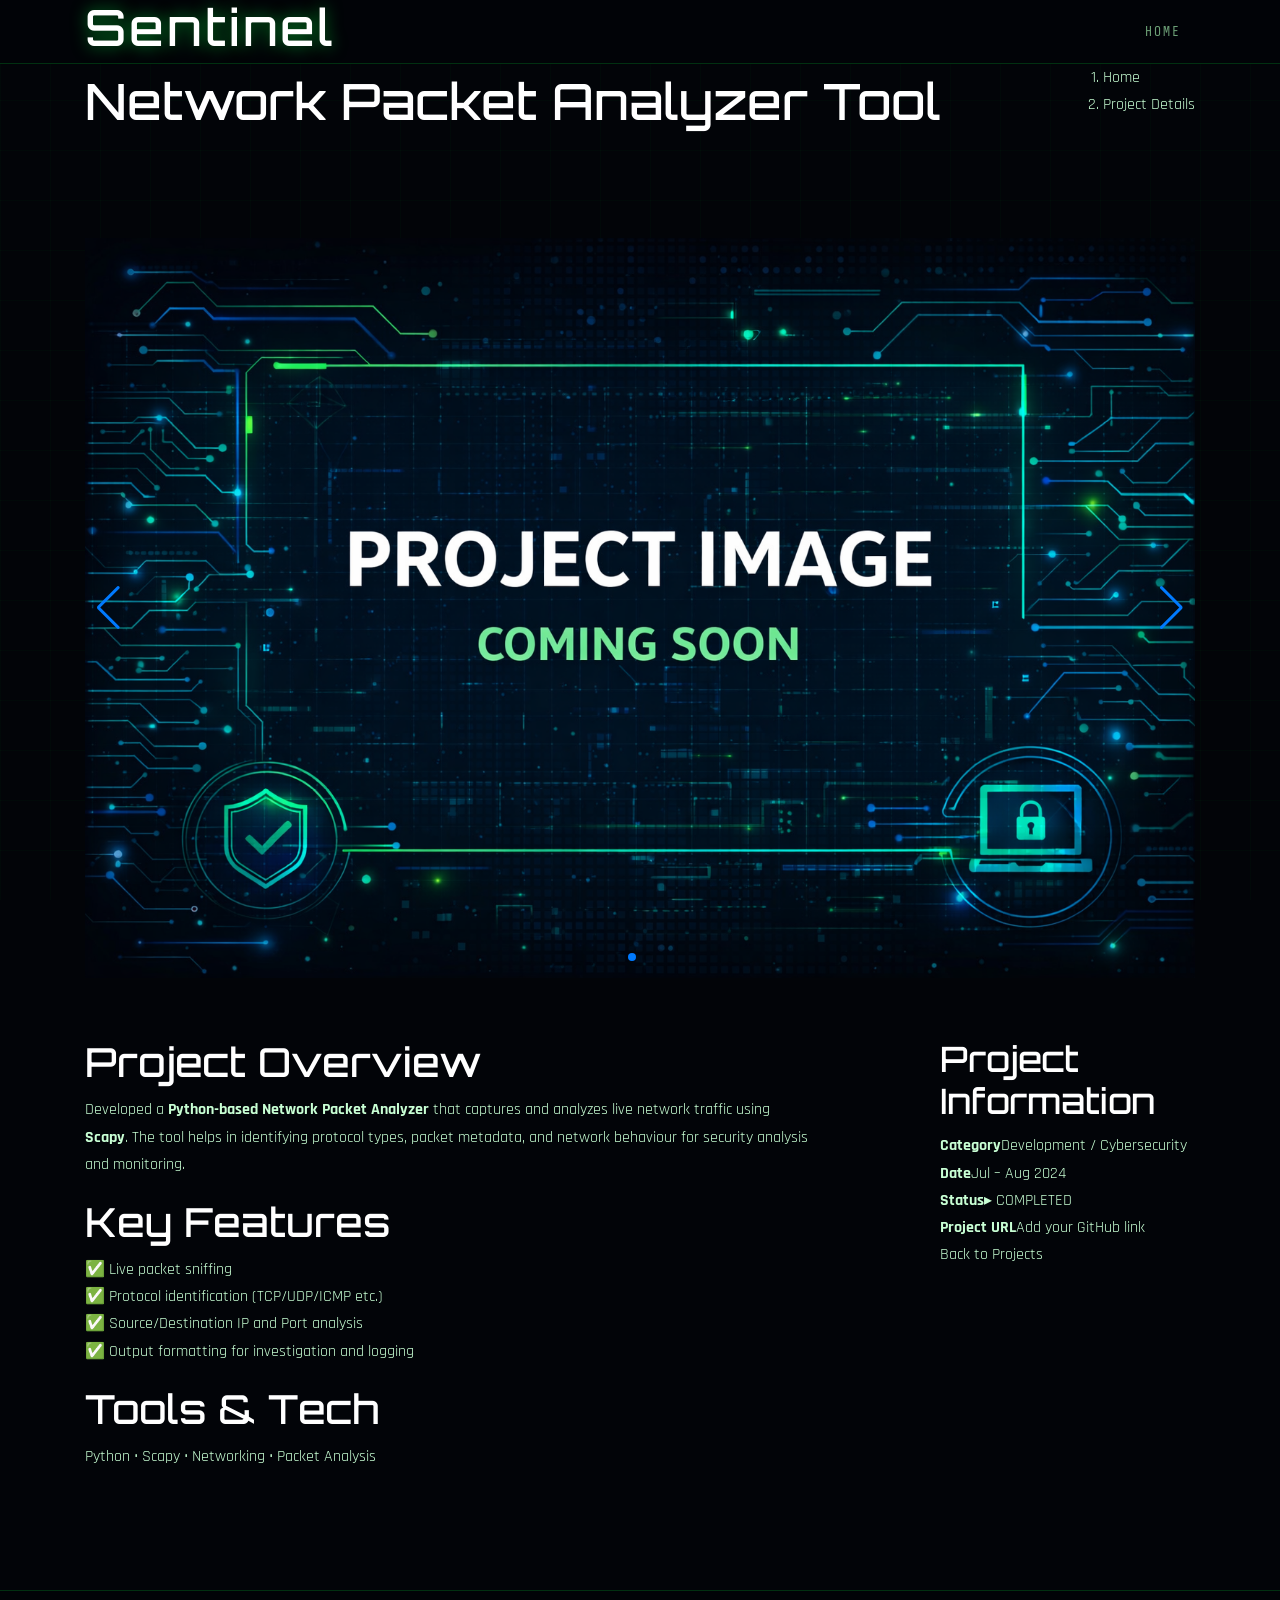
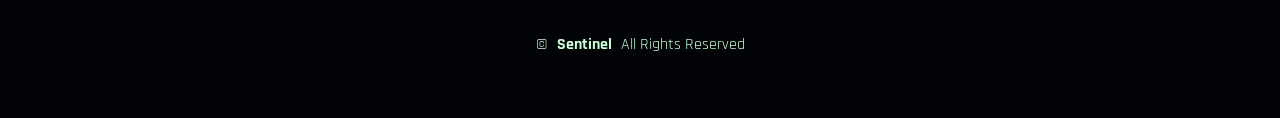
<file: portfolio-packet-analyzer.html>
<!DOCTYPE html>
<html lang="en">

<head>
  <meta charset="utf-8">
  <meta content="width=device-width, initial-scale=1.0" name="viewport">
  <title>SENTINEL // Network Packet Analyzer Tool</title>
  <link rel="apple-touch-icon" sizes="180x180" href="assets/img/favicon_io/apple-touch-icon.png">
  <link rel="icon" type="image/png" sizes="32x32" href="assets/img/favicon_io/favicon-32x32.png">
  <link rel="icon" type="image/png" sizes="16x16" href="assets/img/favicon_io/favicon-16x16.png">
  <link rel="manifest" href="assets/img/favicon_io/site.webmanifest">
  <link href="https://fonts.googleapis.com/css2?family=Share+Tech+Mono&family=Orbitron:wght@400;500;600;700;800;900&family=Rajdhani:wght@300;400;500;600;700&display=swap" rel="stylesheet">
  <link rel="stylesheet" href="https://cdnjs.cloudflare.com/ajax/libs/font-awesome/6.5.2/css/all.min.css">
  <link href="assets/vendor/bootstrap/css/bootstrap.min.css" rel="stylesheet">
  <link href="assets/vendor/bootstrap-icons/bootstrap-icons.css" rel="stylesheet">
  <link href="assets/vendor/aos/aos.css" rel="stylesheet">
  <link href="assets/vendor/glightbox/css/glightbox.min.css" rel="stylesheet">
  <link href="assets/vendor/swiper/swiper-bundle.min.css" rel="stylesheet">
  <link href="assets/css/main.css" rel="stylesheet">
</head>

<body class="portfolio-details-page">
  <div class="cyber-grid"></div>

  <header id="header" class="header d-flex align-items-center sticky-top">
    <div class="container-fluid container-xl position-relative d-flex align-items-center justify-content-between">
      <a href="index.html" class="logo d-flex align-items-center">
        <h1 class="sitename">Sentinel</h1>
      </a>
      <nav id="navmenu" class="navmenu">
        <ul>
          <li><a href="index.html" class="active">Home</a></li>
        </ul>
        <i class="mobile-nav-toggle d-xl-none bi bi-list"></i>
      </nav>
    </div>
  </header>

  <main class="main">

    <div class="page-title" data-aos="fade">
      <div class="container d-lg-flex justify-content-between align-items-center">
        <h1 class="mb-2 mb-lg-0">Network Packet Analyzer Tool</h1>
        <nav class="breadcrumbs">
          <ol>
            <li><a href="index.html">Home</a></li>
            <li class="current">Project Details</li>
          </ol>
        </nav>
      </div>
    </div>

    <section id="portfolio-details" class="portfolio-details section">
      <div class="container" data-aos="fade-up">

        <div class="portfolio-details-slider swiper init-swiper">
          <script type="application/json" class="swiper-config">
            {"loop":true,"speed":600,"autoplay":{"delay":5000},"slidesPerView":"auto","navigation":{"nextEl":".swiper-button-next","prevEl":".swiper-button-prev"},"pagination":{"el":".swiper-pagination","type":"bullets","clickable":true}}
          </script>
          <div class="swiper-wrapper align-items-center">
            <div class="swiper-slide"><img src="assets/img/portfolio/placeholder.png" alt="Network Packet Analyzer Tool"></div>
            <div class="swiper-slide"><img src="assets/img/portfolio/placeholder.png" alt="Network Packet Analyzer Tool"></div>
          </div>
          <div class="swiper-button-prev"></div>
          <div class="swiper-button-next"></div>
          <div class="swiper-pagination"></div>
        </div>

        <div class="row justify-content-between gy-4 mt-4">

          <div class="col-lg-8" data-aos="fade-up">
            <div class="portfolio-description">
              <h2>Project Overview</h2>
              <p>Developed a <strong>Python-based Network Packet Analyzer</strong> that captures and analyzes live network traffic using <strong>Scapy</strong>. The tool helps in identifying protocol types, packet metadata, and network behaviour for security analysis and monitoring.</p>

              <h2>Key Features</h2>
              <p>
                ✅ Live packet sniffing<br>
                ✅ Protocol identification (TCP/UDP/ICMP etc.)<br>
                ✅ Source/Destination IP and Port analysis<br>
                ✅ Output formatting for investigation and logging<br>
              </p>

              <h2>Tools &amp; Tech</h2>
              <p>Python • Scapy • Networking • Packet Analysis</p>
            </div>
          </div>

          <div class="col-lg-3" data-aos="fade-up" data-aos-delay="100">
            <div class="portfolio-info">
              <h3>Project Information</h3>
              <ul>
                <li><strong>Category</strong><span>Development / Cybersecurity</span></li>
                <li><strong>Date</strong><span>Jul – Aug 2024</span></li>
                <li><strong>Status</strong><span style="color:var(--neon-green)">▸ COMPLETED</span></li>
                <li><strong>Project URL</strong><a href="#" target="_blank">Add your GitHub link</a></li>
                <li><a href="index.html#portfolio" class="btn-visit align-self-start">Back to Projects</a></li>
              </ul>
            </div>
          </div>

        </div>
      </div>
    </section>

  </main>

  <footer id="footer" class="footer accent-background">
    <div class="copyright text-center">
      <p>© <strong class="px-1 sitename">Sentinel</strong> All Rights Reserved</p>
    </div>
  </footer>

  <a href="#" id="scroll-top" class="scroll-top d-flex align-items-center justify-content-center">
    <i class="bi bi-arrow-up-short"></i>
  </a>
  <div id="preloader" style="display:none;"></div>

  <script src="assets/vendor/bootstrap/js/bootstrap.bundle.min.js"></script>
  <script src="assets/vendor/aos/aos.js"></script>
  <script src="assets/vendor/glightbox/js/glightbox.min.js"></script>
  <script src="assets/vendor/imagesloaded/imagesloaded.pkgd.min.js"></script>
  <script src="assets/vendor/isotope-layout/isotope.pkgd.min.js"></script>
  <script src="assets/vendor/swiper/swiper-bundle.min.js"></script>
  <script src="assets/js/main.js"></script>
</body>
</html>
</file>
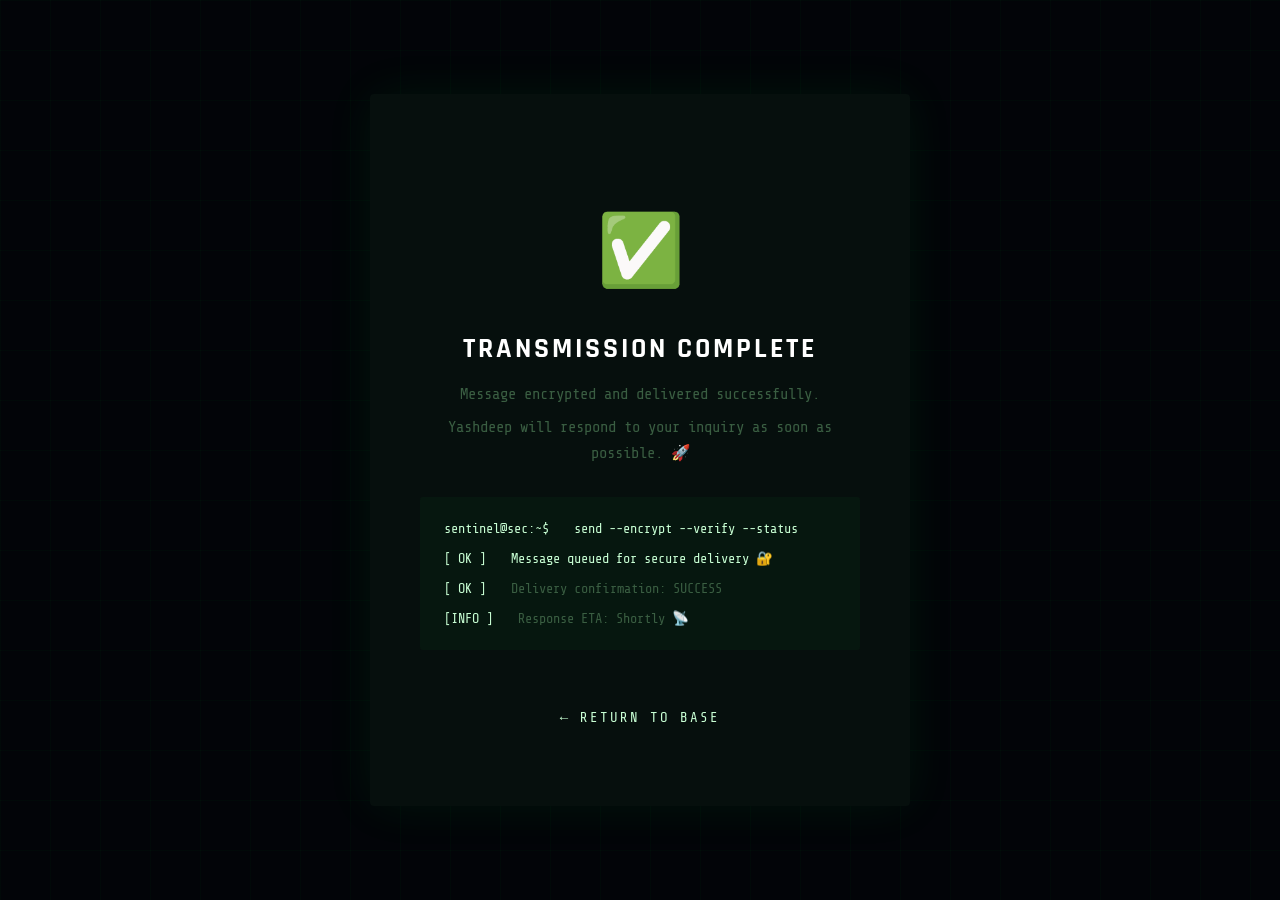
<file: thankyou.html>
<!DOCTYPE html>
<html lang="en">
<head>
  <meta charset="UTF-8">
  <meta name="viewport" content="width=device-width, initial-scale=1.0">
  <title>SENTINEL // Message Transmitted ✅</title>
  <link rel="apple-touch-icon" sizes="180x180" href="assets/img/favicon_io/apple-touch-icon.png">
  <link rel="icon" type="image/png" sizes="32x32" href="assets/img/favicon_io/favicon-32x32.png">
  <link href="https://fonts.googleapis.com/css2?family=Share+Tech+Mono&family=Orbitron:wght@400;700;900&family=Rajdhani:wght@400;600&display=swap" rel="stylesheet">
  <link href="assets/vendor/bootstrap/css/bootstrap.min.css" rel="stylesheet">
  <link href="assets/css/main.css" rel="stylesheet">

  <!-- Page-specific styles for centered thank-you card -->
  <style>
    body {
      min-height: 100vh;
      display: flex;
      align-items: center;
      justify-content: center;
      padding: 2rem;
    }

    .thankyou-card {
      background: var(--bg-card);
      border: 1px solid var(--border-green);
      border-radius: 4px;
      padding: 3rem 2.5rem;
      max-width: 540px;
      width: 100%;
      text-align: center;
      position: relative;
      z-index: 1;
      box-shadow: 0 0 50px rgba(0,255,65,0.07);
    }

    .thankyou-card::before {
      content: '';
      position: absolute; top: 0; left: 0; right: 0;
      height: 2px;
      background: linear-gradient(90deg, transparent, var(--neon-green), transparent);
    }

    .card-dots {
      display: flex;
      gap: 0.4rem;
      margin-bottom: 2rem;
    }

    .success-icon {
      font-size: 3.5rem;
      margin-bottom: 1rem;
      animation: icon-pulse 2s ease-in-out infinite;
      display: block;
    }

    @keyframes icon-pulse {
      0%,100% { filter: drop-shadow(0 0 8px var(--neon-green)); transform: scale(1); }
      50%      { filter: drop-shadow(0 0 22px var(--neon-green)); transform: scale(1.05); }
    }

    .thankyou-title {
      font-family: var(--font-display);
      font-size: 1.4rem;
      font-weight: 700;
      color: #fff;
      letter-spacing: 3px;
      margin-bottom: 0.75rem;
      text-transform: uppercase;
    }

    .thankyou-sub {
      font-family: var(--font-mono);
      font-size: 0.78rem;
      color: var(--text-muted);
      line-height: 1.7;
      margin-bottom: 0.3rem;
    }

    .terminal-block {
      background: rgba(0,255,65,0.03);
      border: 1px solid var(--border-green);
      border-radius: 3px;
      padding: 1rem 1.2rem;
      margin: 1.5rem 0;
      font-family: var(--font-mono);
      font-size: 0.68rem;
      text-align: left;
    }

    .t-row {
      display: flex;
      gap: 0.75rem;
      margin-bottom: 0.35rem;
    }

    .t-row:last-child { margin-bottom: 0; }

    .t-prompt { color: var(--dim-green); }
    .t-cmd    { color: var(--neon-green); }
    .t-ok     { color: var(--neon-cyan); }
    .t-info   { color: var(--text-muted); }

    .btn-return {
      display: inline-flex;
      align-items: center;
      gap: 0.6rem;
      margin-top: 0.5rem;
      padding: 0.8rem 2rem;
      border: 1px solid var(--neon-green);
      color: var(--neon-green);
      text-decoration: none;
      font-family: var(--font-mono);
      font-size: 0.7rem;
      letter-spacing: 2px;
      text-transform: uppercase;
      transition: all 0.25s;
      position: relative;
      overflow: hidden;
      border-radius: 2px;
    }

    .btn-return::before {
      content: '';
      position: absolute; inset: 0;
      background: var(--neon-green);
      transform: translateX(-100%);
      transition: transform 0.25s;
      z-index: 0;
    }

    .btn-return:hover::before { transform: translateX(0); }
    .btn-return:hover { color: #000; }
    .btn-return span { position: relative; z-index: 1; }
  </style>
</head>

<body>
  <div class="cyber-grid"></div>

  <div class="thankyou-card">
    <div class="card-dots">
      <span class="panel-dot pd-r"></span>
      <span class="panel-dot pd-y"></span>
      <span class="panel-dot pd-g"></span>
    </div>

    <span class="success-icon">✅</span>

    <h2 class="thankyou-title">Transmission Complete</h2>
    <p class="thankyou-sub">Message encrypted and delivered successfully.</p>
    <p class="thankyou-sub">Yashdeep will respond to your inquiry as soon as possible. 🚀</p>

    <div class="terminal-block">
      <div class="t-row">
        <span class="t-prompt">sentinel@sec:~$</span>
        <span class="t-cmd">send --encrypt --verify --status</span>
      </div>
      <div class="t-row">
        <span class="t-prompt">[  OK  ]</span>
        <span class="t-ok">Message queued for secure delivery 🔐</span>
      </div>
      <div class="t-row">
        <span class="t-prompt">[  OK  ]</span>
        <span class="t-info">Delivery confirmation: SUCCESS</span>
      </div>
      <div class="t-row">
        <span class="t-prompt">[INFO ]</span>
        <span class="t-info">Response ETA: Shortly 📡</span>
      </div>
    </div>

    <a href="index.html#contact" class="btn-return">
      <span>← Return to Base</span>
    </a>
  </div>

  <script src="assets/vendor/bootstrap/js/bootstrap.bundle.min.js"></script>
</body>
</html>
</file>
<file: assets/css/main.css>
/* ================================================================
   SENTINEL PORTFOLIO — CYBERPUNK THEME — main.css
   Dark Hacker Terminal Aesthetic
   ================================================================ */

/* ── VARIABLES ── */
:root {
  --green: #00ff41;
  --cyan: #00f5ff;
  --purple: #bf00ff;
  --blue: #0080ff;
  --red: #ff4444;
  --bg: #020408;
  --bg-card: #060f0d;
  --bg-card2: #040b09;
  --border: rgba(0, 255, 65, 0.18);
  --border-dim: rgba(0, 255, 65, 0.08);
  --text: #c8ffd4;
  --text-dim: #6b9e75;
  --text-muted: #3a5e42;
  --font-mono: "Share Tech Mono", "Courier New", monospace;
  --font-hud: "Orbitron", sans-serif;
  --font-body: "Rajdhani", sans-serif;
  --glow-g: 0 0 20px rgba(0, 255, 65, 0.35);
  --glow-c: 0 0 20px rgba(0, 245, 255, 0.35);
  --t: all 0.3s ease;
}

/* ── RESET & BASE ── */
*,
*::before,
*::after {
  box-sizing: border-box;
}

html {
  scroll-behavior: smooth;
}

html {
  font-size: 20px;
}

body {
  background: var(--bg);
  color: var(--text);
  font-family: var(--font-body);
  font-size: 16px;
  line-height: 1.7;
  overflow-x: hidden;
  cursor: crosshair;
}

h1,
h2,
h3,
h4,
h5,
h6 {
  font-family: var(--font-hud);
  color: #fff;
}
a {
  text-decoration: none;
  color: inherit;
}
img {
  max-width: 100%;
  display: block;
}
ul {
  list-style: none;
  margin: 0;
  padding: 0;
}

/* Bootstrap overrides */
.container {
  position: relative;
  z-index: 2;
}
section {
  background: transparent !important;
}
.bg-light,
.bg-white {
  background: var(--bg) !important;
}

/* Scrollbar */
::-webkit-scrollbar {
  width: 4px;
}
::-webkit-scrollbar-track {
  background: var(--bg);
}
::-webkit-scrollbar-thumb {
  background: var(--green);
}

/* ── CANVAS & OVERLAYS ── */
#matrix-canvas {
  position: fixed;
  inset: 0;
  z-index: 0;
  pointer-events: none;
  opacity: 0.4;
}

.cyber-grid {
  position: fixed;
  inset: 0;
  z-index: 0;
  pointer-events: none;
  background-image:
    linear-gradient(rgba(0, 255, 65, 0.025) 1px, transparent 1px),
    linear-gradient(90deg, rgba(0, 255, 65, 0.025) 1px, transparent 1px);
  background-size: 50px 50px;
}

.scanlines {
  position: fixed;
  inset: 0;
  z-index: 0;
  pointer-events: none;
  background: repeating-linear-gradient(
    0deg,
    transparent,
    transparent 2px,
    rgba(0, 0, 0, 0.03) 2px,
    rgba(0, 0, 0, 0.03) 4px
  );
}

/* ── PRELOADER ── */
#preloader {
  position: fixed;
  inset: 0;
  z-index: 99999;
  background: var(--bg);
  display: flex;
  align-items: center;
  justify-content: center;
  flex-direction: column;
}

.preloader-inner {
  text-align: center;
}

.preloader-logo {
  font-family: var(--font-hud);
  font-size: clamp(1.8rem, 5vw, 3rem);
  font-weight: 900;
  color: var(--green);
  letter-spacing: 12px;
  text-shadow:
    0 0 40px var(--green),
    0 0 80px rgba(0, 255, 65, 0.3);
  margin-bottom: 1.5rem;
  animation: glitch-pulse 2s ease infinite;
}

.preloader-logo span {
  color: var(--cyan);
}

.preloader-msg {
  font-family: var(--font-mono);
  font-size: 0.7rem;
  color: var(--text-dim);
  letter-spacing: 3px;
  margin-bottom: 1.5rem;
  animation: blink-text 0.8s step-end infinite;
}

.preloader-bar-wrap {
  width: 300px;
  height: 3px;
  background: var(--border-dim);
  border: 1px solid var(--border);
  margin: 0 auto 1rem;
  overflow: hidden;
}

.preloader-bar {
  height: 100%;
  background: linear-gradient(90deg, var(--green), var(--cyan));
  box-shadow: 0 0 10px var(--green);
  animation: boot-fill 2.8s ease forwards;
}

.preloader-sub {
  font-family: var(--font-mono);
  font-size: 0.55rem;
  color: var(--text-muted);
  letter-spacing: 4px;
}

@keyframes boot-fill {
  0% {
    width: 0;
  }
  60% {
    width: 70%;
  }
  90% {
    width: 93%;
  }
  100% {
    width: 100%;
  }
}
@keyframes blink-text {
  50% {
    opacity: 0.3;
  }
}
@keyframes glitch-pulse {
  0%,
  90%,
  100% {
    text-shadow:
      0 0 40px var(--green),
      0 0 80px rgba(0, 255, 65, 0.3);
  }
  92% {
    text-shadow:
      3px 0 var(--cyan),
      -3px 0 var(--purple),
      0 0 40px var(--green);
  }
  96% {
    text-shadow:
      -2px 0 var(--cyan),
      2px 0 var(--purple),
      0 0 40px var(--green);
  }
}

/* ── HEADER ── */
#header {
  position: fixed !important;
  top: 0;
  left: 0;
  right: 0;
  height: 64px;
  z-index: 1000;
  background: rgba(2, 4, 8, 0.96);
  border-bottom: 1px solid var(--border);
  backdrop-filter: blur(16px);
  -webkit-backdrop-filter: blur(16px);
  transition: box-shadow 0.3s;
}

#header.scrolled {
  box-shadow: 0 4px 30px rgba(0, 255, 65, 0.08);
}

.header-inner {
  display: flex;
  align-items: center;
  justify-content: space-between;
  height: 100%;
  padding: 0 2rem;
  max-width: 1400px;
  margin: 0 auto;
}

/* Logo */
.logo {
  font-family: var(--font-hud);
  font-size: 1rem;
  font-weight: 700;
  color: var(--green) !important;
  letter-spacing: 3px;
  text-shadow: 0 0 16px rgba(0, 255, 65, 0.5);
  white-space: nowrap;
}

.logo-sep {
  color: var(--cyan);
}

/* HUD */
.nav-hud {
  display: flex;
  gap: 1.5rem;
  align-items: center;
}

.hud-item {
  font-family: var(--font-mono);
  font-size: 0.6rem;
  color: var(--text-muted);
  letter-spacing: 3px;
}

.hud-dot {
  display: inline-block;
  width: 7px;
  height: 7px;
  background: var(--green);
  border-radius: 50%;
  margin-right: 5px;
  box-shadow: 0 0 6px var(--green);
  animation: blink-dot 1.5s infinite;
}

.hud-status {
  color: var(--green);
}
@keyframes blink-dot {
  50% {
    opacity: 0.2;
  }
}

/* Desktop Nav */
.navmenu ul {
  display: flex;
  align-items: center;
  gap: 0.15rem;
}

.navmenu ul li a {
  font-family: var(--font-mono);
  font-size: 0.65rem;
  letter-spacing: 2px;
  text-transform: uppercase;
  color: var(--text-dim);
  padding: 0.35rem 0.65rem;
  border: 1px solid transparent;
  border-radius: 2px;
  transition: var(--t);
  white-space: nowrap;
}

.nav-num {
  color: var(--text-muted);
  margin-right: 2px;
  font-size: 0.58rem;
}

.navmenu ul li a:hover,
.navmenu ul li a.active {
  color: var(--green);
  border-color: var(--border);
  background: rgba(0, 255, 65, 0.04);
}

.nav-cta {
  background: rgba(0, 255, 65, 0.08) !important;
  border-color: rgba(0, 255, 65, 0.4) !important;
  color: var(--green) !important;
}

.nav-cta:hover {
  background: rgba(0, 255, 65, 0.15) !important;
}

/* Mobile Toggle */
.mobile-nav-toggle {
  display: none;
  flex-direction: column;
  gap: 5px;
  background: transparent;
  border: 1px solid var(--border);
  padding: 8px 10px;
  border-radius: 2px;
  cursor: pointer;
}

.mobile-nav-toggle span {
  display: block;
  width: 20px;
  height: 2px;
  background: var(--green);
  transition: var(--t);
}

/* Mobile Nav Overlay */
#mobile-nav-overlay {
  display: none;
  position: fixed;
  top: 64px;
  left: 0;
  right: 0;
  bottom: 0;
  background: rgba(2, 4, 8, 0.98);
  z-index: 9999;
  border-top: 1px solid var(--border);
  padding: 2rem;
  overflow-y: auto;
}

#mobile-nav-overlay.open {
  display: block;
}

#mobile-nav-overlay nav {
  display: flex;
  flex-direction: column;
  gap: 0.5rem;
}

.mob-link {
  display: block;
  font-family: var(--font-mono);
  font-size: 1rem;
  letter-spacing: 3px;
  text-transform: uppercase;
  color: var(--text-dim);
  padding: 1rem 1.5rem;
  border-bottom: 1px solid var(--border-dim);
  transition: var(--t);
}

.mob-link span {
  color: var(--text-muted);
  margin-right: 0.5rem;
}
.mob-link:hover {
  color: var(--green);
  padding-left: 2rem;
}
.mob-cta {
  color: var(--green) !important;
  margin-top: 1rem;
  border: 1px solid var(--border);
}

.mob-close {
  position: absolute;
  top: 1rem;
  right: 1.5rem;
  background: transparent;
  border: 1px solid var(--border);
  color: var(--green);
  font-size: 1.2rem;
  padding: 0.3rem 0.7rem;
  cursor: pointer;
  border-radius: 2px;
}

/* ── MAIN PADDING ── */
main {
  padding-top: 64px;
  position: relative;
  z-index: 1;
}

/* ── SECTION COMMON ── */
section {
  padding: 5rem 0;
}

.section-title {
  margin-bottom: 3.5rem;
  display: flex;
  align-items: baseline;
  gap: 0.75rem;
  flex-wrap: wrap;
}

.sec-num {
  font-family: var(--font-mono);
  font-size: 0.75rem;
  color: var(--green);
  letter-spacing: 2px;
  flex-shrink: 0;
}

.section-title h2 {
  font-family: var(--font-hud) !important;
  font-size: clamp(1.4rem, 3vw, 2rem);
  font-weight: 700;
  color: #fff !important;
  letter-spacing: 5px;
  text-transform: uppercase;
  margin: 0;
}

.accent {
  color: var(--green);
}

.title-bar {
  flex: 1;
  height: 1px;
  background: linear-gradient(90deg, var(--border), transparent);
  min-width: 60px;
}

.sec-sub {
  width: 100%;
  font-family: var(--font-body);
  font-size: 0.92rem;
  color: var(--text-dim);
  margin-top: 0.5rem;
  padding-top: 0.5rem;
  border-top: 1px solid var(--border-dim);
}

/* ── DOTS ── */
.dot {
  display: inline-block;
  width: 10px;
  height: 10px;
  border-radius: 50%;
  flex-shrink: 0;
}
.dot.red {
  background: #ff5f57;
}
.dot.yellow {
  background: #ffbd2e;
}
.dot.green {
  background: #28c840;
}

/* Panel headers */
.card-header-bar,
.term-header,
.panel-hdr,
.ach-header,
.proj-header,
.contact-info-panel .panel-hdr,
.contact-form-panel .panel-hdr {
  display: flex;
  align-items: center;
  gap: 5px;
  padding: 0.55rem 1rem;
  background: rgba(0, 255, 65, 0.03);
  border-bottom: 1px solid var(--border);
  border-radius: 4px 4px 0 0;
}

.card-title-bar,
.term-title {
  font-family: var(--font-mono);
  font-size: 0.58rem;
  color: var(--text-muted);
  letter-spacing: 2px;
  margin-left: 0.4rem;
}

/* ── HERO ── */
.hero {
  min-height: 100vh;
  display: flex;
  align-items: center;
  justify-content: center;
  position: relative;
  overflow: hidden;
  padding: 0;
  background:
    radial-gradient(
      ellipse 80% 60% at 50% 0%,
      rgba(0, 255, 65, 0.07) 0%,
      transparent 70%
    ),
    radial-gradient(
      ellipse 50% 40% at 85% 50%,
      rgba(0, 245, 255, 0.04) 0%,
      transparent 60%
    ),
    radial-gradient(
      ellipse 40% 50% at 15% 80%,
      rgba(191, 0, 255, 0.04) 0%,
      transparent 60%
    ),
    var(--bg);
}

.hero-content {
  padding: 2rem 1rem;
  position: relative;
  z-index: 2;
}

.hero-tag {
  font-family: var(--font-mono);
  font-size: 0.65rem;
  color: var(--cyan);
  letter-spacing: 4px;
  opacity: 0.8;
  margin-bottom: 1.5rem;
}

.hero-name {
  font-family: var(--font-hud) !important;
  font-size: clamp(2.2rem, 6vw, 4.5rem);
  font-weight: 900;
  color: #ffffff !important;
  text-shadow: none;
  letter-spacing: 6px;
  line-height: 1.05;
  margin-bottom: 1.5rem;
  position: relative;
}

/* Glitch */
.glitch {
  position: relative;
  display: inline-block;
}
.glitch::before,
.glitch::after {
  content: attr(data-text);
  position: absolute;
  left: 0;
  top: 0;
  width: 100%;
  height: 100%;
  pointer-events: none;
}
.glitch::before {
  color: transparent;
  clip-path: polygon(0 0, 100% 0, 100% 38%, 0 38%);
  animation: g1 4s infinite linear;
}
.glitch::after {
  color: transparent;
  clip-path: polygon(0 62%, 100% 62%, 100% 100%, 0 100%);
  animation: g2 4s infinite linear;
}
@keyframes g1 {
  0%,
  89%,
  100% {
    transform: translate(0);
  }
  91% {
    transform: translate(-3px, 1px);
  }
  93% {
    transform: translate(3px, -1px);
  }
  95% {
    transform: translate(-2px, 2px);
  }
}
@keyframes g2 {
  0%,
  89%,
  100% {
    transform: translate(0);
  }
  92% {
    transform: translate(3px, -2px);
  }
  94% {
    transform: translate(-3px, 1px);
  }
  96% {
    transform: translate(2px, -1px);
  }
}

.hero-role {
  font-family: var(--font-mono);
  font-size: clamp(0.85rem, 2vw, 1.1rem);
  color: var(--green);
  letter-spacing: 3px;
  margin-bottom: 2.5rem;
}

.role-prefix {
  color: var(--text-dim);
}
.cursor-blink {
  animation: blink-dot 0.7s step-end infinite;
}
.t-cursor-blink {
  animation: blink-dot 0.7s step-end infinite;
}

/* Hero Stats */
.hero-stats {
  display: flex;
  align-items: center;
  justify-content: center;
  gap: 1rem;
  flex-wrap: wrap;
  margin-bottom: 2.5rem;
}

.stat-box {
  text-align: center;
}

.stat-val {
  font-family: var(--font-hud);
  font-size: clamp(1.6rem, 4vw, 2.2rem);
  font-weight: 700;
  color: var(--green);
  text-shadow: var(--glow-g);
  line-height: 1;
}

.stat-val small {
  font-size: 0.45em;
}

.stat-key {
  font-family: var(--font-mono);
  font-size: 0.55rem;
  color: var(--text-muted);
  letter-spacing: 3px;
  text-transform: uppercase;
  margin-top: 0.3rem;
}

.stat-divider {
  font-family: var(--font-mono);
  color: var(--border);
  font-size: 1.2rem;
  padding: 0 0.5rem;
}

/* Hero Buttons */
.hero-btns {
  display: flex;
  gap: 1rem;
  justify-content: center;
  flex-wrap: wrap;
}

/* Global button */
.btn-cyber {
  display: inline-flex;
  align-items: center;
  gap: 0.5rem;
  font-family: var(--font-mono);
  font-size: 0.68rem;
  letter-spacing: 3px;
  text-transform: uppercase;
  padding: 0.75rem 1.8rem;
  border: 1px solid var(--green);
  background: rgba(0, 255, 65, 0.06);
  color: var(--green);
  cursor: pointer;
  transition: var(--t);
  border-radius: 2px;
  position: relative;
  overflow: hidden;
}

.btn-cyber::before {
  content: "";
  position: absolute;
  inset: 0;
  background: var(--green);
  transform: translateX(-105%);
  transition: transform 0.3s ease;
  z-index: -1;
}

.btn-cyber:hover {
  color: var(--bg);
}
.btn-cyber:hover::before {
  transform: translateX(0);
}

.btn-cyber.btn-outline {
  border-color: var(--cyan);
  color: var(--cyan);
  background: rgba(0, 245, 255, 0.04);
}
.btn-cyber.btn-outline::before {
  background: var(--cyan);
}

.btn-cyber.btn-ghost {
  border-color: rgba(255, 255, 255, 0.15);
  color: rgba(255, 255, 255, 0.5);
  background: transparent;
}
.btn-cyber.btn-ghost::before {
  background: rgba(255, 255, 255, 0.08);
}
.btn-cyber.btn-ghost:hover {
  color: #fff;
}

.btn-cyber.w-100 {
  width: 100%;
  justify-content: center;
}

/* Radar */
.hero-radar {
  position: absolute;
  right: 5%;
  bottom: 8%;
  width: clamp(140px, 18vw, 220px);
  height: clamp(140px, 18vw, 220px);
  opacity: 0.3;
  pointer-events: none;
  z-index: 1;
}

.radar-sweep {
  transform-origin: 100px 100px;
  animation: radar-spin 4s linear infinite;
}
@keyframes radar-spin {
  to {
    transform: rotate(360deg);
  }
}

.radar-blip {
  animation: blip 4s 0.5s infinite;
}
.radar-blip2 {
  animation: blip 4s 2s infinite;
}
@keyframes blip {
  0%,
  90%,
  100% {
    opacity: 0.9;
  }
  45% {
    opacity: 0.1;
  }
}

/* Scroll hint */
.scroll-hint {
  position: absolute;
  bottom: 2rem;
  left: 50%;
  transform: translateX(-50%);
  display: flex;
  flex-direction: column;
  align-items: center;
  gap: 0.5rem;
  z-index: 2;
}

.scroll-line {
  display: block;
  width: 1px;
  height: 40px;
  background: linear-gradient(to bottom, var(--green), transparent);
  animation: scroll-drop 1.5s ease-in-out infinite;
}

.scroll-text {
  font-family: var(--font-mono);
  font-size: 0.5rem;
  letter-spacing: 4px;
  color: var(--text-muted);
}

@keyframes scroll-drop {
  0%,
  100% {
    transform: scaleY(1);
    opacity: 1;
  }
  50% {
    transform: scaleY(0.4);
    opacity: 0.3;
  }
}

/* ── ABOUT ── */
.about {
  background: rgba(0, 255, 65, 0.01) !important;
}

/* Profile Card */
.profile-card {
  background: var(--bg-card);
  border: 1px solid var(--border);
  border-radius: 4px;
  overflow: hidden;
  transition: var(--t);
  display: flex;
  flex-direction: column;
}

.profile-card:hover {
  border-color: rgba(0, 255, 65, 0.4);
  box-shadow: 0 0 30px rgba(0, 255, 65, 0.06);
}

/* ── Image: top, full width, medium height ── */
.profile-img-wrap {
  position: relative;
  overflow: hidden;
  width: 100%;
  /* padding-top = height/width * 100 = 654/571 * 100 = 114.5% */
  padding-top: 85%;
  flex-shrink: 0;
  background: #fff;
}

.profile-img {
  position: absolute;
  top: 0;
  left: 0;
  width: 100%;
  height: 100%;
  object-fit: cover contain;
  object-position: center center;
  filter: grayscale(10%) contrast(1.08);
  display: block;
  transition: filter 0.5s ease;
}

.profile-card:hover .profile-img {
  filter: grayscale(0%) contrast(1.1);
}

/* Neon corner frame on image */
.profile-img-wrap::before,
.profile-img-wrap::after {
  content: "";
  position: absolute;
  width: 18px;
  height: 18px;
  z-index: 2;
  pointer-events: none;
}
.profile-img-wrap::before {
  top: 8px;
  left: 8px;
  border-top: 2px solid var(--green);
  border-left: 2px solid var(--green);
  box-shadow: -2px -2px 8px rgba(0, 255, 65, 0.3);
}
.profile-img-wrap::after {
  bottom: 8px;
  right: 8px;
  border-bottom: 2px solid var(--cyan);
  border-right: 2px solid var(--cyan);
  box-shadow: 2px 2px 8px rgba(0, 245, 255, 0.3);
}

.img-scan {
  position: absolute;
  inset: 0;
  background: linear-gradient(
    to bottom,
    transparent 40%,
    rgba(0, 255, 65, 0.04) 50%,
    transparent 60%
  );
  animation: scan 3s ease-in-out infinite;
  pointer-events: none;
  z-index: 1;
}

@keyframes scan {
  0% {
    transform: translateY(-100%);
  }
  100% {
    transform: translateY(200%);
  }
}

.profile-data {
  padding: 0.8rem 1rem;
}

.pd-row {
  display: flex;
  gap: 0.75rem;
  padding: 0.4rem 0;
  border-bottom: 1px solid var(--border-dim);
  align-items: baseline;
}

.pd-row:last-child {
  border-bottom: none;
}

.pd-key {
  font-family: var(--font-mono);
  font-size: 0.55rem;
  color: var(--text-muted);
  letter-spacing: 2px;
  min-width: 52px;
  flex-shrink: 0;
}

.pd-val {
  font-family: var(--font-mono);
  font-size: 0.75rem;
  color: var(--text);
  word-break: break-word;
}

.pd-val.neon {
  color: var(--green);
  text-shadow: 0 0 10px rgba(0, 255, 65, 0.4);
}
.pd-val a {
  color: var(--cyan);
  transition: var(--t);
}
.pd-val a:hover {
  color: var(--green);
}

.profile-links {
  display: flex;
  gap: 0.75rem;
  padding: 0.75rem 1rem;
  border-top: 1px solid var(--border);
  justify-content: center;
}

.profile-links a {
  width: 36px;
  height: 36px;
  border: 1px solid var(--border);
  border-radius: 2px;
  display: flex;
  align-items: center;
  justify-content: center;
  font-size: 0.95rem;
  color: var(--text-dim);
  transition: var(--t);
}

.profile-links a:hover {
  color: var(--green);
  border-color: var(--green);
  box-shadow: 0 0 10px rgba(0, 255, 65, 0.2);
}

/* Terminal Box */
.terminal-box {
  background: var(--bg-card);
  border: 1px solid var(--border);
  border-radius: 4px;
  overflow: hidden;
  margin-bottom: 1.5rem;
}

.term-body {
  padding: 1.2rem 1.4rem;
  font-family: var(--font-mono);
  font-size: 0.8rem;
  line-height: 1.9;
}

.t-prompt {
  color: var(--green);
  margin-right: 0.5rem;
}
.t-cmd {
  color: var(--cyan);
}
.t-out {
  color: var(--text-dim);
  display: block;
  margin: 0.3rem 0;
}

/* Skills Panel */
.skills-panel {
  background: var(--bg-card);
  border: 1px solid var(--border);
  border-radius: 4px;
  overflow: hidden;
}

.skills-body {
  padding: 1.2rem 1.4rem;
}

.skill-row {
  margin-bottom: 1.1rem;
}
.skill-row:last-child {
  margin-bottom: 0;
}

.sk-info {
  display: flex;
  justify-content: space-between;
  align-items: center;
  margin-bottom: 0.35rem;
}

.sk-name {
  font-family: var(--font-mono);
  font-size: 0.65rem;
  color: var(--text);
  letter-spacing: 1px;
}

.sk-pct {
  font-family: var(--font-mono);
  font-size: 0.6rem;
  color: var(--green);
}

.sk-track {
  height: 4px;
  background: var(--border-dim);
  border: 1px solid var(--border);
  border-radius: 2px;
  overflow: hidden;
}

.sk-bar {
  height: 100%;
  width: 0;
  background: linear-gradient(90deg, var(--green), var(--cyan));
  box-shadow: 0 0 8px var(--green);
  border-radius: 2px;
  transition: width 1.4s ease;
}

/* ── EDUCATION ── */
.education {
  background: rgba(0, 245, 255, 0.01) !important;
}

.resume-group {
  margin-bottom: 2rem;
}

.rg-title {
  font-family: var(--font-hud);
  font-size: 0.7rem;
  letter-spacing: 4px;
  text-transform: uppercase;
  color: var(--cyan);
  padding-bottom: 0.75rem;
  border-bottom: 1px solid var(--border);
  margin-bottom: 1.5rem;
  display: flex;
  align-items: center;
  gap: 0.5rem;
}

.resume-card {
  position: relative;
  padding: 1rem 1.25rem 1rem 2rem;
  border-left: 1px solid var(--border);
  margin-bottom: 1.25rem;
  background: var(--bg-card);
  border-radius: 0 4px 4px 0;
  transition: var(--t);
}

.resume-card:hover {
  border-left-color: var(--green);
  background: var(--bg-card2);
}
.resume-card:last-child {
  margin-bottom: 0;
}

.rc-dot {
  position: absolute;
  left: -5px;
  top: 1.2rem;
  width: 9px;
  height: 9px;
  border-radius: 50%;
  background: var(--green);
  box-shadow: 0 0 8px var(--green);
}

.rc-dot.cyan {
  background: var(--cyan);
  box-shadow: 0 0 8px var(--cyan);
}

.rc-date {
  font-family: var(--font-mono);
  font-size: 0.6rem;
  color: var(--cyan);
  letter-spacing: 2px;
  margin-bottom: 0.3rem;
  background: rgba(0, 245, 255, 0.05);
  border: 1px solid rgba(0, 245, 255, 0.15);
  display: inline-block;
  padding: 0.1rem 0.5rem;
  border-radius: 2px;
}

.rc-role {
  font-family: var(--font-hud) !important;
  font-size: 0.78rem !important;
  color: var(--green) !important;
  letter-spacing: 2px;
  text-transform: uppercase;
  margin: 0.3rem 0;
}

.rc-org {
  font-family: var(--font-mono);
  font-size: 0.65rem;
  color: var(--text-dim);
  margin-bottom: 0.6rem;
}

.rc-desc {
  font-family: var(--font-body);
  font-size: 0.88rem;
  color: var(--text-dim);
  margin: 0;
  line-height: 1.7;
}

.rc-list {
  padding-left: 0;
  margin: 0.5rem 0 0;
}

.rc-list li {
  font-family: var(--font-body);
  font-size: 0.87rem;
  color: var(--text-dim);
  padding: 0.15rem 0 0.15rem 1rem;
  position: relative;
  line-height: 1.7;
}

.rc-list li::before {
  content: "▸";
  position: absolute;
  left: 0;
  color: var(--green);
  font-size: 0.7rem;
}

/* ── PORTFOLIO ── */
.portfolio-filters {
  display: flex;
  gap: 0.5rem;
  flex-wrap: wrap;
  margin-bottom: 2rem;
}

.portfolio-filters li {
  font-family: var(--font-mono);
  font-size: 0.62rem;
  letter-spacing: 2px;
  text-transform: uppercase;
  padding: 0.4rem 1rem;
  border: 1px solid var(--border);
  color: var(--text-dim);
  cursor: pointer;
  transition: var(--t);
  border-radius: 2px;
}

.portfolio-filters li:hover,
.portfolio-filters li.filter-active {
  background: rgba(0, 255, 65, 0.08);
  color: var(--green);
  border-color: rgba(0, 255, 65, 0.4);
}

/* Project Cards */
.proj-card {
  background: var(--bg-card);
  border: 1px solid var(--border);
  border-radius: 4px;
  overflow: hidden;
  transition: var(--t);
  height: 100%;
}

.proj-card:hover {
  border-color: rgba(0, 255, 65, 0.4);
  transform: translateY(-4px);
  box-shadow: 0 12px 40px rgba(0, 255, 65, 0.08);
}

.proj-header {
  border-radius: 4px 4px 0 0;
  border-bottom: 1px solid var(--border);
  justify-content: space-between;
}

.proj-tag {
  font-family: var(--font-mono);
  font-size: 0.55rem;
  letter-spacing: 2px;
  color: var(--green);
  background: rgba(0, 255, 65, 0.08);
  padding: 0.15rem 0.5rem;
  border: 1px solid var(--border);
  border-radius: 2px;
  margin-left: auto;
}

.proj-tag.dev {
  color: var(--cyan);
  background: rgba(0, 245, 255, 0.08);
  border-color: rgba(0, 245, 255, 0.2);
}

.proj-img-wrap {
  position: relative;
  overflow: hidden;
  width: 100%;
  height: 200px;
  background: var(--bg-card);
}

.proj-img {
  width: 100%;
  height: 200px;
  object-fit: cover;
  object-position: center top;
  filter: grayscale(20%);
  transition:
    transform 0.5s ease,
    filter 0.5s ease;
  display: block;
}

.proj-card:hover .proj-img {
  transform: scale(1.04);
  filter: grayscale(0%);
}

.proj-overlay {
  position: absolute;
  inset: 0;
  background: rgba(2, 4, 8, 0.7);
  display: flex;
  align-items: center;
  justify-content: center;
  gap: 1rem;
  opacity: 0;
  transition: var(--t);
}

.proj-card:hover .proj-overlay {
  opacity: 1;
}

.proj-overlay a {
  width: 40px;
  height: 40px;
  border: 1px solid var(--border);
  border-radius: 2px;
  display: flex;
  align-items: center;
  justify-content: center;
  color: var(--green);
  font-size: 1.1rem;
  transition: var(--t);
  background: rgba(0, 255, 65, 0.1);
}

.proj-overlay a:hover {
  background: var(--green);
  color: var(--bg);
}

.proj-body {
  padding: 1.1rem 1.2rem;
}

.proj-date {
  font-family: var(--font-mono);
  font-size: 0.6rem;
  color: var(--text-muted);
  letter-spacing: 2px;
  margin-bottom: 0.4rem;
}

.proj-title {
  font-family: var(--font-hud) !important;
  font-size: 0.75rem !important;
  color: var(--green) !important;
  letter-spacing: 2px;
  text-transform: uppercase;
  margin-bottom: 0.5rem;
}

.proj-desc {
  font-family: var(--font-body);
  font-size: 0.88rem;
  color: var(--text-dim);
  margin-bottom: 0.75rem;
  line-height: 1.7;
}

.proj-tags {
  display: flex;
  gap: 0.4rem;
  flex-wrap: wrap;
  margin-bottom: 0.75rem;
}

.proj-tags span {
  font-family: var(--font-mono);
  font-size: 0.55rem;
  letter-spacing: 1px;
  color: var(--text-muted);
  background: var(--border-dim);
  border: 1px solid var(--border);
  padding: 0.15rem 0.5rem;
  border-radius: 2px;
}

.proj-link {
  font-family: var(--font-mono);
  font-size: 0.6rem;
  letter-spacing: 2px;
  color: var(--green);
  transition: var(--t);
  display: inline-flex;
  align-items: center;
  gap: 0.4rem;
}

.proj-link:hover {
  color: var(--cyan);
  gap: 0.7rem;
}

/* ── CERTIFICATIONS ── */
.certifications {
  background: rgba(0, 0, 255, 0.01) !important;
}

.cert-row {
  display: flex;
  align-items: center;
  gap: 1rem;
  padding: 0.9rem 1.2rem;
  background: var(--bg-card);
  border: 1px solid var(--border);
  border-radius: 4px;
  transition: var(--t);
}

.cert-row:hover {
  border-color: rgba(0, 255, 65, 0.35);
  background: var(--bg-card2);
}

.cert-icon {
  width: 38px;
  height: 38px;
  border: 1px solid var(--border);
  border-radius: 3px;
  display: flex;
  align-items: center;
  justify-content: center;
  flex-shrink: 0;
  color: var(--green);
  background: rgba(0, 255, 65, 0.05);
  font-size: 1.1rem;
}

.cert-info {
  flex: 1;
  display: flex;
  flex-direction: column;
  gap: 0.15rem;
}

.cert-name {
  font-family: var(--font-mono);
  font-size: 0.78rem;
  color: var(--text);
  letter-spacing: 1px;
}

.cert-issuer {
  font-family: var(--font-mono);
  font-size: 0.6rem;
  color: var(--text-muted);
  letter-spacing: 1px;
}

.cert-date {
  font-family: var(--font-mono);
  font-size: 0.6rem;
  color: var(--cyan);
  letter-spacing: 2px;
  white-space: nowrap;
  background: rgba(0, 245, 255, 0.06);
  border: 1px solid rgba(0, 245, 255, 0.15);
  padding: 0.15rem 0.5rem;
  border-radius: 2px;
}

.cert-img-card {
  border: 1px solid var(--border);
  border-radius: 4px;
  overflow: hidden;
  background: var(--bg-card);
  transition: var(--t);
  padding: 4px;
}

.cert-img-card:hover {
  border-color: rgba(0, 255, 65, 0.4);
  transform: translateY(-3px);
  box-shadow: 0 8px 30px rgba(0, 255, 65, 0.06);
}

.cert-img-card img {
  border-radius: 2px;
}

/* ── ACHIEVEMENTS ── */
.achievements {
  background: rgba(191, 0, 255, 0.01) !important;
}

.ach-card {
  background: var(--bg-card);
  border: 1px solid var(--border);
  border-radius: 4px;
  overflow: hidden;
  height: 100%;
  transition: var(--t);
}

.ach-card:hover {
  border-color: rgba(0, 255, 65, 0.4);
  transform: translateY(-4px);
  box-shadow: 0 12px 40px rgba(0, 255, 65, 0.07);
}

.ach-tag {
  font-family: var(--font-mono);
  font-size: 0.52rem;
  letter-spacing: 2px;
  color: var(--green);
  margin-left: auto;
  background: rgba(0, 255, 65, 0.06);
  padding: 0.1rem 0.4rem;
  border: 1px solid var(--border);
  border-radius: 2px;
}

.ach-body {
  padding: 1.2rem;
}

.ach-icon {
  font-size: 2rem;
  margin-bottom: 0.75rem;
  display: block;
}

.ach-title {
  font-family: var(--font-hud) !important;
  font-size: 0.75rem !important;
  color: var(--green) !important;
  letter-spacing: 2px;
  text-transform: uppercase;
  margin-bottom: 0.75rem;
}

.ach-desc {
  font-family: var(--font-body);
  font-size: 0.87rem;
  color: var(--text-dim);
  line-height: 1.7;
  margin-bottom: 1rem;
}

.ach-img-wrap {
  border: 1px solid var(--border);
  border-radius: 4px;
  overflow: hidden;
  background: rgba(0, 0, 0, 0.3);
}

.ach-img-wrap img {
  width: 100%;
  display: block;
}

/* ── TOOLS ── */
.tools-grid {
  display: grid;
  grid-template-columns: repeat(auto-fill, minmax(100px, 1fr));
  gap: 1rem;
}

.tool-item {
  background: var(--bg-card);
  border: 1px solid var(--border);
  border-radius: 4px;
  padding: 1rem 0.75rem;
  text-align: center;
  transition: var(--t);
  cursor: default;
}

.tool-item:hover {
  border-color: rgba(0, 255, 65, 0.4);
  background: rgba(0, 255, 65, 0.04);
  transform: scale(1.06);
}

.tool-item img {
  width: 48px;
  height: 48px;
  object-fit: contain;
  margin: 0 auto 0.6rem;
  transition: transform 0.3s ease;
  filter: drop-shadow(0 0 6px rgba(0, 255, 65, 0.2));
}

.tool-item:hover img {
  transform: scale(1.15);
}

.tool-item span {
  font-family: var(--font-mono);
  font-size: 0.55rem;
  color: var(--text-muted);
  letter-spacing: 1px;
  display: block;
}

/* Resume Glance */
.resume-glance {
  padding: 3rem 0;
}
.resume-glance .section-title {
  justify-content: center;
}

/* ── CONTACT ── */
.contact-info-panel,
.contact-form-panel {
  background: var(--bg-card);
  border: 1px solid var(--border);
  border-radius: 4px;
  overflow: hidden;
  height: 100%;
}

.ci-body {
  padding: 0.5rem 0;
}

.ci-row {
  display: flex;
  align-items: center;
  gap: 1rem;
  padding: 0.9rem 1.2rem;
  border-bottom: 1px solid var(--border-dim);
  transition: var(--t);
  color: inherit;
}

.ci-row:last-child {
  border-bottom: none;
}
.ci-row:hover {
  background: rgba(0, 255, 65, 0.03);
}

.ci-icon {
  width: 38px;
  height: 38px;
  border: 1px solid var(--border);
  border-radius: 3px;
  display: flex;
  align-items: center;
  justify-content: center;
  flex-shrink: 0;
  color: var(--green);
  background: rgba(0, 255, 65, 0.04);
  font-size: 1rem;
}

.ci-text {
  font-family: var(--font-mono);
  font-size: 0.72rem;
  color: var(--text);
  line-height: 1.5;
}

.ci-text strong {
  color: var(--text-muted);
  font-size: 0.58rem;
  letter-spacing: 2px;
  text-transform: uppercase;
  display: block;
}

/* Contact Form */
.form-body {
  padding: 1.25rem;
}

.form-field {
  margin-bottom: 0;
}

.field-label {
  font-family: var(--font-mono);
  font-size: 0.6rem;
  letter-spacing: 2px;
  color: var(--text-muted);
  text-transform: uppercase;
  display: block;
  margin-bottom: 0.4rem;
}

.php-email-form input,
.php-email-form textarea,
.php-email-form select {
  width: 100%;
  background: rgba(0, 0, 0, 0.4) !important;
  border: 1px solid var(--border) !important;
  border-radius: 2px;
  color: var(--text) !important;
  font-family: var(--font-mono);
  font-size: 0.78rem;
  letter-spacing: 1px;
  padding: 0.7rem 1rem;
  outline: none;
  transition:
    border-color 0.3s,
    box-shadow 0.3s;
  -webkit-appearance: none;
  appearance: none;
}

.php-email-form input::placeholder,
.php-email-form textarea::placeholder {
  color: var(--text-muted);
  font-size: 0.72rem;
}

.php-email-form select option {
  background: var(--bg-card);
}

.php-email-form input:focus,
.php-email-form textarea:focus,
.php-email-form select:focus {
  border-color: var(--green) !important;
  box-shadow: 0 0 12px rgba(0, 255, 65, 0.12) !important;
}

.php-email-form textarea {
  height: 130px;
  resize: vertical;
}

/* ── FOOTER ── */
.footer {
  background: rgba(2, 4, 8, 0.98) !important;
  border-top: 1px solid var(--border);
  padding: 2rem 1rem;
}

.footer-inner {
  max-width: 1200px;
  margin: 0 auto;
  display: flex;
  flex-direction: column;
  align-items: center;
  gap: 0.75rem;
}

.footer-logo {
  font-family: var(--font-hud);
  font-size: 0.85rem;
  color: var(--green);
  letter-spacing: 4px;
  text-shadow: 0 0 14px rgba(0, 255, 65, 0.4);
}

.footer-copy {
  font-family: var(--font-mono);
  font-size: 0.62rem;
  color: var(--text-muted);
  letter-spacing: 2px;
  margin: 0;
}

.footer-copy strong {
  color: var(--green);
}

.footer-links {
  display: flex;
  gap: 0.75rem;
}

.footer-links a {
  width: 34px;
  height: 34px;
  border: 1px solid var(--border);
  border-radius: 2px;
  display: flex;
  align-items: center;
  justify-content: center;
  color: var(--text-dim);
  font-size: 0.95rem;
  transition: var(--t);
}

.footer-links a:hover {
  color: var(--green);
  border-color: var(--green);
  box-shadow: 0 0 10px rgba(0, 255, 65, 0.2);
}

/* ── SCROLL TOP ── */
.scroll-top {
  position: fixed;
  right: 1.5rem;
  bottom: 2rem;
  width: 40px;
  height: 40px;
  background: rgba(0, 255, 65, 0.08);
  border: 1px solid var(--border);
  border-radius: 2px;
  color: var(--green);
  font-size: 1.4rem;
  display: flex;
  align-items: center;
  justify-content: center;
  opacity: 0;
  visibility: hidden;
  transition: var(--t);
  z-index: 9000;
}

.scroll-top.active {
  opacity: 1;
  visibility: visible;
}
.scroll-top:hover {
  background: var(--green);
  color: var(--bg);
}

/* ── AOS SAFETY ── */
[data-aos] {
  opacity: 0;
  transform: translateY(20px);
  transition:
    opacity 0.6s ease,
    transform 0.6s ease;
}

[data-aos].aos-animate {
  opacity: 1;
  transform: none;
}

/* ── RESPONSIVE ── */
@media (max-width: 1199px) {
  .nav-hud {
    display: none !important;
  }
  .navmenu ul li a {
    padding: 0.3rem 0.5rem;
    font-size: 0.6rem;
  }
}

@media (max-width: 991px) {
  .navmenu {
    display: none !important;
  }
  .mobile-nav-toggle {
    display: flex !important;
  }
}

@media (min-width: 992px) {
  .mobile-nav-toggle {
    display: none !important;
  }
  #mobile-nav-overlay {
    display: none !important;
  }
}

@media (max-width: 768px) {
  section {
    padding: 3.5rem 0;
  }
  .hero-stats {
    gap: 0.75rem;
  }
  .stat-val {
    font-size: 1.5rem;
  }
  .stat-divider {
    padding: 0 0.25rem;
  }
  .tools-grid {
    grid-template-columns: repeat(auto-fill, minmax(80px, 1fr));
  }
  .cert-row {
    flex-wrap: wrap;
  }
  .cert-date {
    margin-left: 0;
  }
  .hero-name {
    letter-spacing: 3px;
  }
}

@media (max-width: 480px) {
  .header-inner {
    padding: 0 1rem;
  }
  .hero-btns {
    flex-direction: column;
    align-items: center;
  }
  .btn-cyber {
    width: 240px;
    justify-content: center;
  }
  .hero-radar {
    display: none;
  }
  .section-title {
    flex-wrap: wrap;
  }
}

/* ===== Accessibility & Reduced Motion ===== */
@media (prefers-reduced-motion: reduce) {
  #matrix-canvas,
  .scanlines,
  .radar-sweep,
  .glitch,
  .img-scan {
    display: none !important;
    animation: none !important;
  }
  #preloader {
    transition: none !important;
  }
  *,
  *::before,
  *::after {
    animation-duration: 0.01ms !important;
    animation-iteration-count: 1 !important;
    transition-duration: 0.01ms !important;
  }
}

/* Clear focus ring for keyboard users */
a:focus-visible,
button:focus-visible,
input:focus-visible,
select:focus-visible,
textarea:focus-visible,
.btn-cyber:focus-visible,
.mobile-nav-toggle:focus-visible {
  outline: 2px solid #00ff41 !important;
  outline-offset: 3px !important;
}

/* Ensure form labels are properly associated (already good, reinforce) */
.form-field label {
  display: block;
}
</file>
